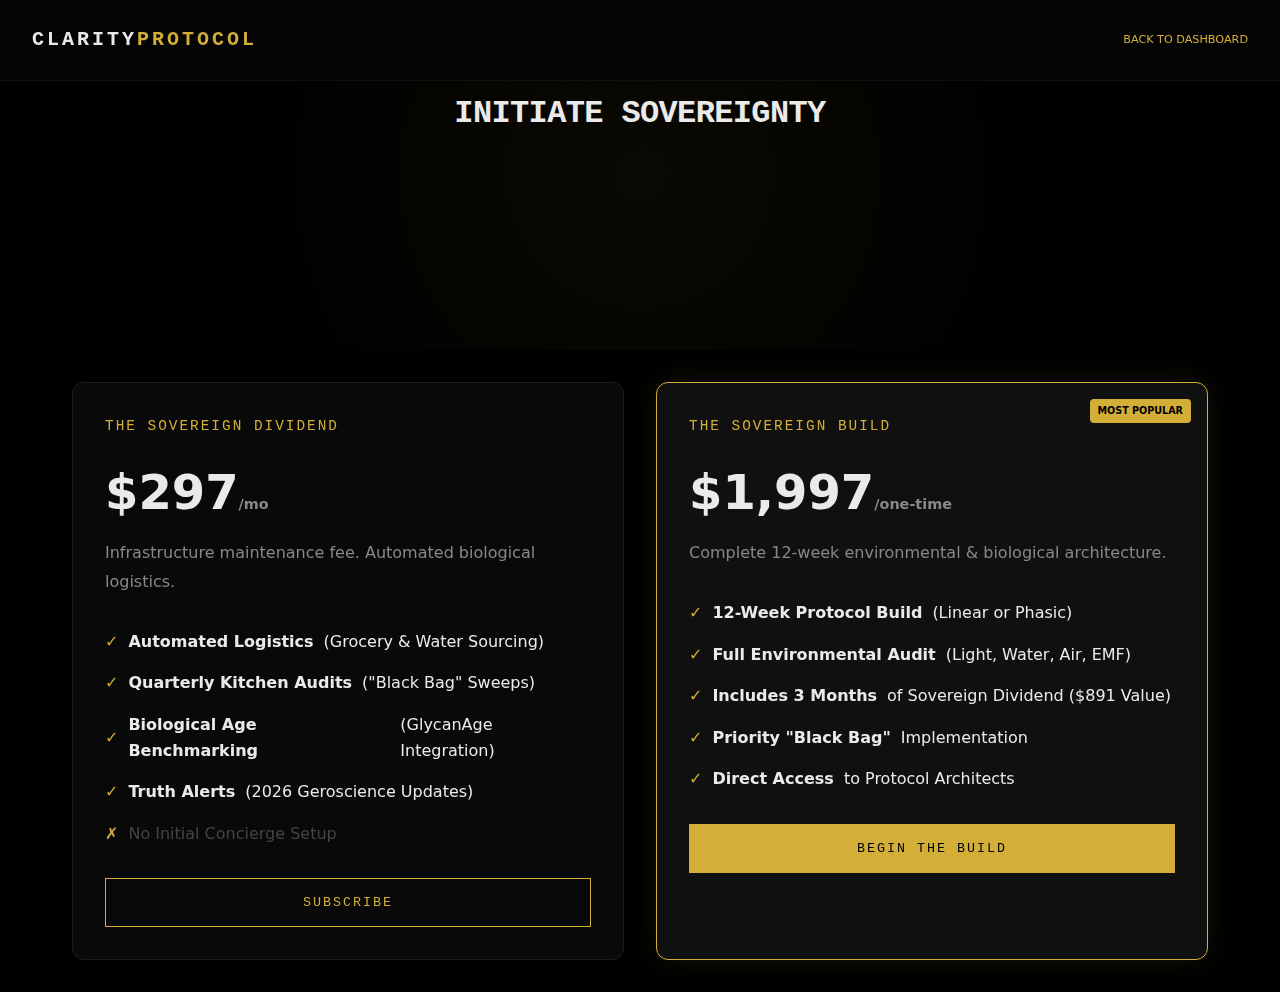
<file: app/pricing.html>
<!DOCTYPE html>
<html lang="en">

<head>
    <meta charset="utf-8">
    <meta name="viewport" content="width=device-width, initial-scale=1.0">
    <title>Sovereign Access | The Clarity Protocol</title>
    <link rel="stylesheet" href="style.css">
    <link rel="stylesheet" href="premium-enhancements.css">

    <!-- ═══ SENTRY ERROR MONITORING ═══ -->
    <script src="https://js.sentry-cdn.com/2d042bf47a49f248e88241086ee22550.min.js" crossorigin="anonymous"></script>
    <script>
        Sentry && Sentry.onLoad(function () {
            Sentry.init({
                dsn: 'https://2d042bf47a49f248e88241086ee22550@o4510909342810112.ingest.us.sentry.io/4510909348249600',
                environment: location.hostname === 'localhost' ? 'development' : 'production',
            });
        });
    </script>

    <!-- ═══ GOOGLE ANALYTICS 4 ═══ -->
    <script async src="https://www.googletagmanager.com/gtag/js?id=G-1CXESV59P0"></script>
    <script>
        window.dataLayer = window.dataLayer || [];
        function gtag() { dataLayer.push(arguments); }
        gtag('js', new Date());
        gtag('config', 'G-1CXESV59P0');
    </script>
    <style>
        .pricing-hero {
            text-align: center;
            padding: 6rem 2rem;
            background: radial-gradient(circle at 50% 50%, rgba(212, 175, 55, 0.05) 0%, transparent 60%);
        }

        .pricing-grid {
            display: grid;
            grid-template-columns: repeat(auto-fit, minmax(320px, 1fr));
            gap: 2rem;
            max-width: 1200px;
            margin: 0 auto;
            padding: 2rem;
        }

        .price-card {
            border: 1px solid var(--glass-border);
            padding: 2rem;
            border-radius: 12px;
            background: rgba(15, 15, 15, 0.6);
            backdrop-filter: blur(10px);
            transition: all 0.3s ease;
            position: relative;
            overflow: hidden;
        }

        .price-card:hover {
            border-color: var(--gold);
            transform: translateY(-5px);
        }

        .price-card.featured {
            border-color: var(--gold);
            background: rgba(20, 20, 20, 0.8);
            box-shadow: 0 0 30px rgba(212, 175, 55, 0.1);
        }

        .tier-name {
            font-family: var(--font-display);
            font-size: 0.9rem;
            letter-spacing: 2px;
            color: var(--gold);
            text-transform: uppercase;
            margin-bottom: 1rem;
        }

        .price {
            font-size: 3rem;
            font-weight: 700;
            color: var(--signal);
            margin-bottom: 0.5rem;
        }

        .period {
            font-size: 0.9rem;
            color: var(--signal-dim);
        }

        .features {
            list-style: none;
            margin: 2rem 0;
            text-align: left;
        }

        .features li {
            margin-bottom: 1rem;
            color: var(--signal-muted);
            display: flex;
            align-items: center;
            gap: 10px;
        }

        .features li.active {
            color: var(--signal);
        }

        .check {
            color: var(--gold);
        }

        .cta-btn {
            display: block;
            width: 100%;
            padding: 1rem;
            text-align: center;
            background: transparent;
            border: 1px solid var(--gold);
            color: var(--gold);
            font-family: var(--font-display);
            letter-spacing: 2px;
            text-transform: uppercase;
            cursor: pointer;
            transition: all 0.3s;
        }

        .cta-btn:hover {
            background: var(--gold);
            color: var(--void);
        }

        .badge {
            position: absolute;
            top: 1rem;
            right: 1rem;
            background: var(--gold);
            color: var(--void);
            font-size: 0.6rem;
            padding: 4px 8px;
            border-radius: 4px;
            font-weight: bold;
        }
    </style>
</head>

<body>

    <nav id="main-nav">
        <div class="nav-container">
            <div class="brand">CLARITY<span class="highlight">PROTOCOL</span></div>
            <a href="index.html" style="font-size: 0.7rem; color: var(--gold);">BACK TO DASHBOARD</a>
        </div>
    </nav>

    <div class="pricing-hero">
        <h1 class="hero-title">INITIATE SOVEREIGNTY</h1>
        <p class="hero-subtitle">Choose your level of biological engineering. Infrastructure creates freedom.</p>
    </div>

    <div class="pricing-grid">
        <!-- TIER 1: THE DIVIDEND -->
        <div class="price-card">
            <div class="tier-name">The Sovereign Dividend</div>
            <div class="price">$297<span class="period">/mo</span></div>
            <p class="section-desc">Infrastructure maintenance fee. Automated biological logistics.</p>

            <ul class="features">
                <li class="active"><span class="check">✓</span> <strong>Automated Logistics</strong> (Grocery & Water
                    Sourcing)</li>
                <li class="active"><span class="check">✓</span> <strong>Quarterly Kitchen Audits</strong> ("Black Bag"
                    Sweeps)</li>
                <li class="active"><span class="check">✓</span> <strong>Biological Age Benchmarking</strong> (GlycanAge
                    Integration)</li>
                <li class="active"><span class="check">✓</span> <strong>Truth Alerts</strong> (2026 Geroscience Updates)
                </li>
                <li><span class="check">✗</span> No Initial Concierge Setup</li>
            </ul>

            <button class="cta-btn" onclick="initCheckout('dividend')">SUBSCRIBE</button>
        </div>

        <!-- TIER 2: THE BUILD -->
        <div class="price-card featured">
            <div class="badge">MOST POPULAR</div>
            <div class="tier-name">The Sovereign Build</div>
            <div class="price">$1,997<span class="period">/one-time</span></div>
            <p class="section-desc">Complete 12-week environmental & biological architecture.</p>

            <ul class="features">
                <li class="active"><span class="check">✓</span> <strong>12-Week Protocol Build</strong> (Linear or
                    Phasic)</li>
                <li class="active"><span class="check">✓</span> <strong>Full Environmental Audit</strong> (Light, Water,
                    Air, EMF)</li>
                <li class="active"><span class="check">✓</span> <strong>Includes 3 Months</strong> of Sovereign Dividend
                    ($891 Value)</li>
                <li class="active"><span class="check">✓</span> <strong>Priority "Black Bag"</strong> Implementation
                </li>
                <li class="active"><span class="check">✓</span> <strong>Direct Access</strong> to Protocol Architects
                </li>
            </ul>

            <button class="cta-btn" style="background: var(--gold); color: var(--void);"
                onclick="initCheckout('build')">BEGIN THE BUILD</button>
        </div>
    </div>

    <script type="module">
        import { PaymentService } from './services/payments.js';

        // Wire up checkout buttons
        window.initCheckout = (tier) => PaymentService.checkout(tier);

        // Track pricing page view
        if (typeof gtag !== 'undefined') {
            gtag('event', 'view_item_list', { item_list_name: 'Pricing' });
        }
    </script>
</body>

</html>
</file>
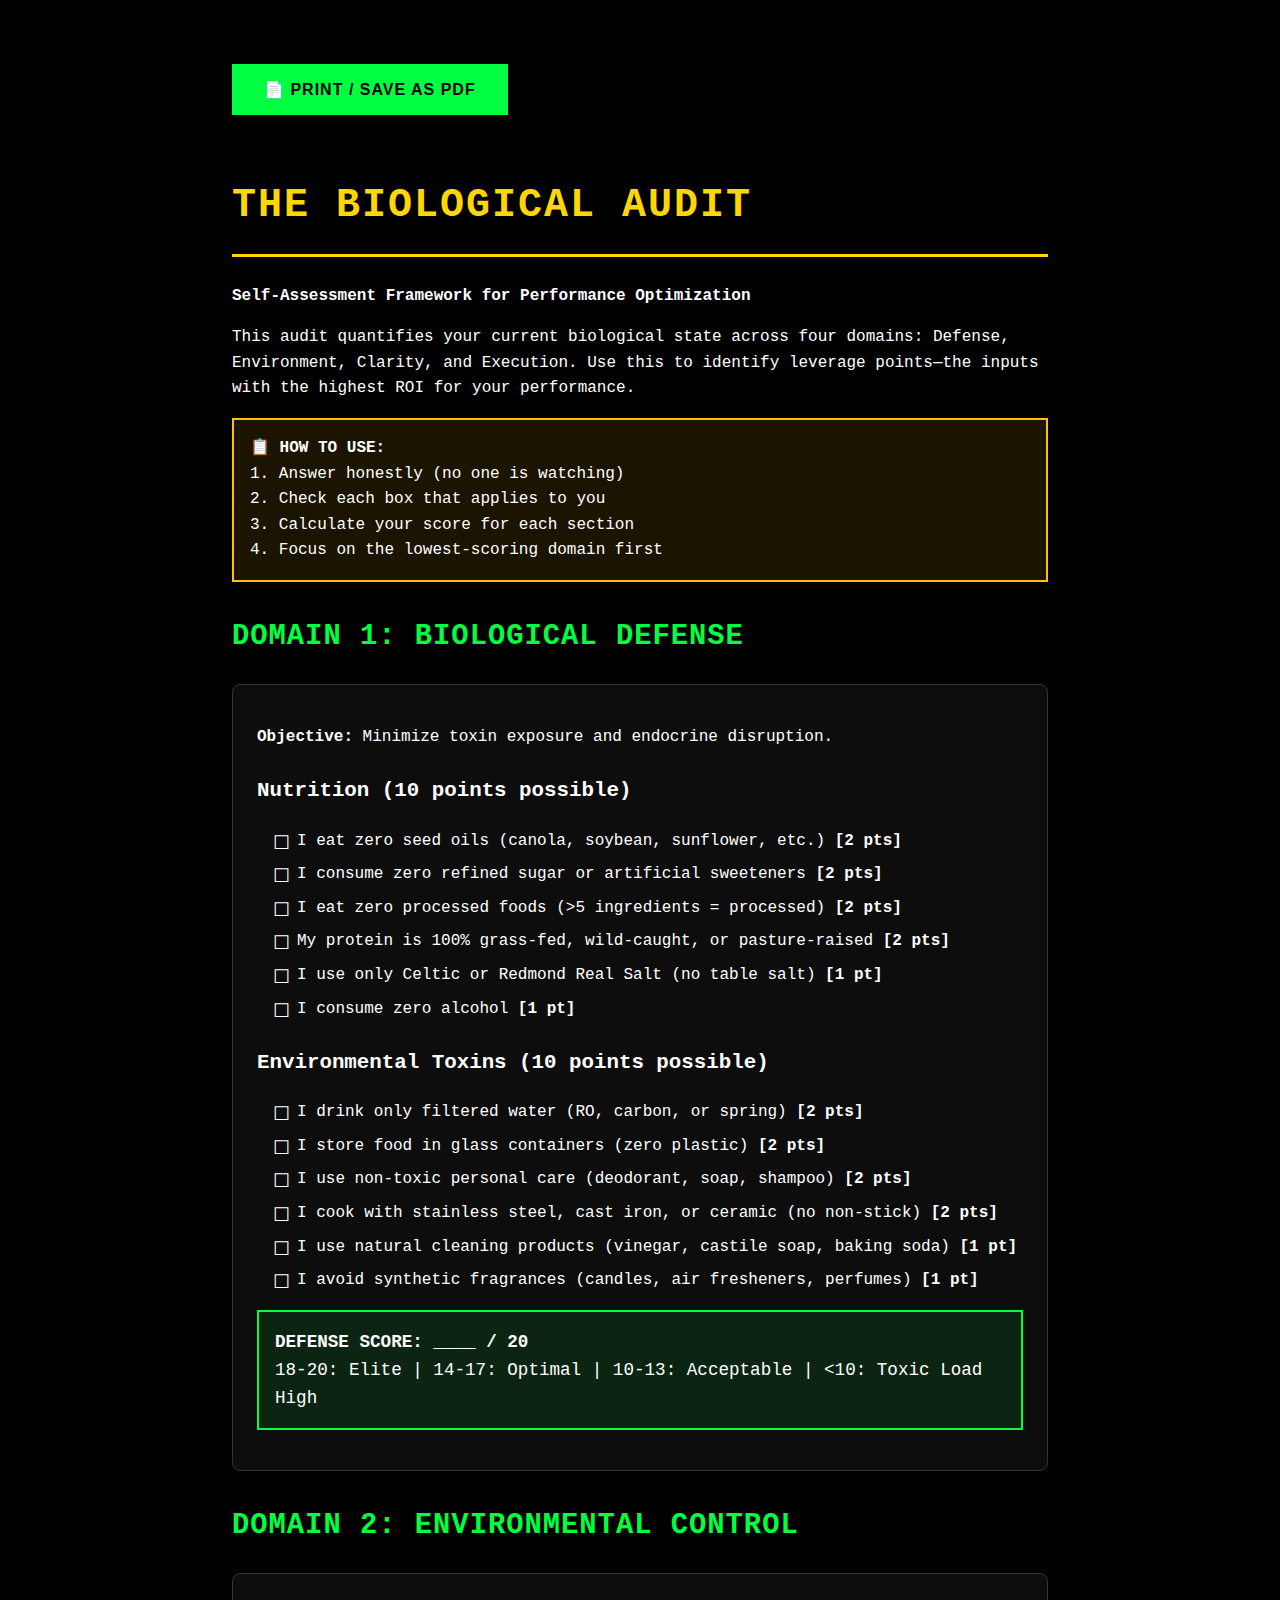
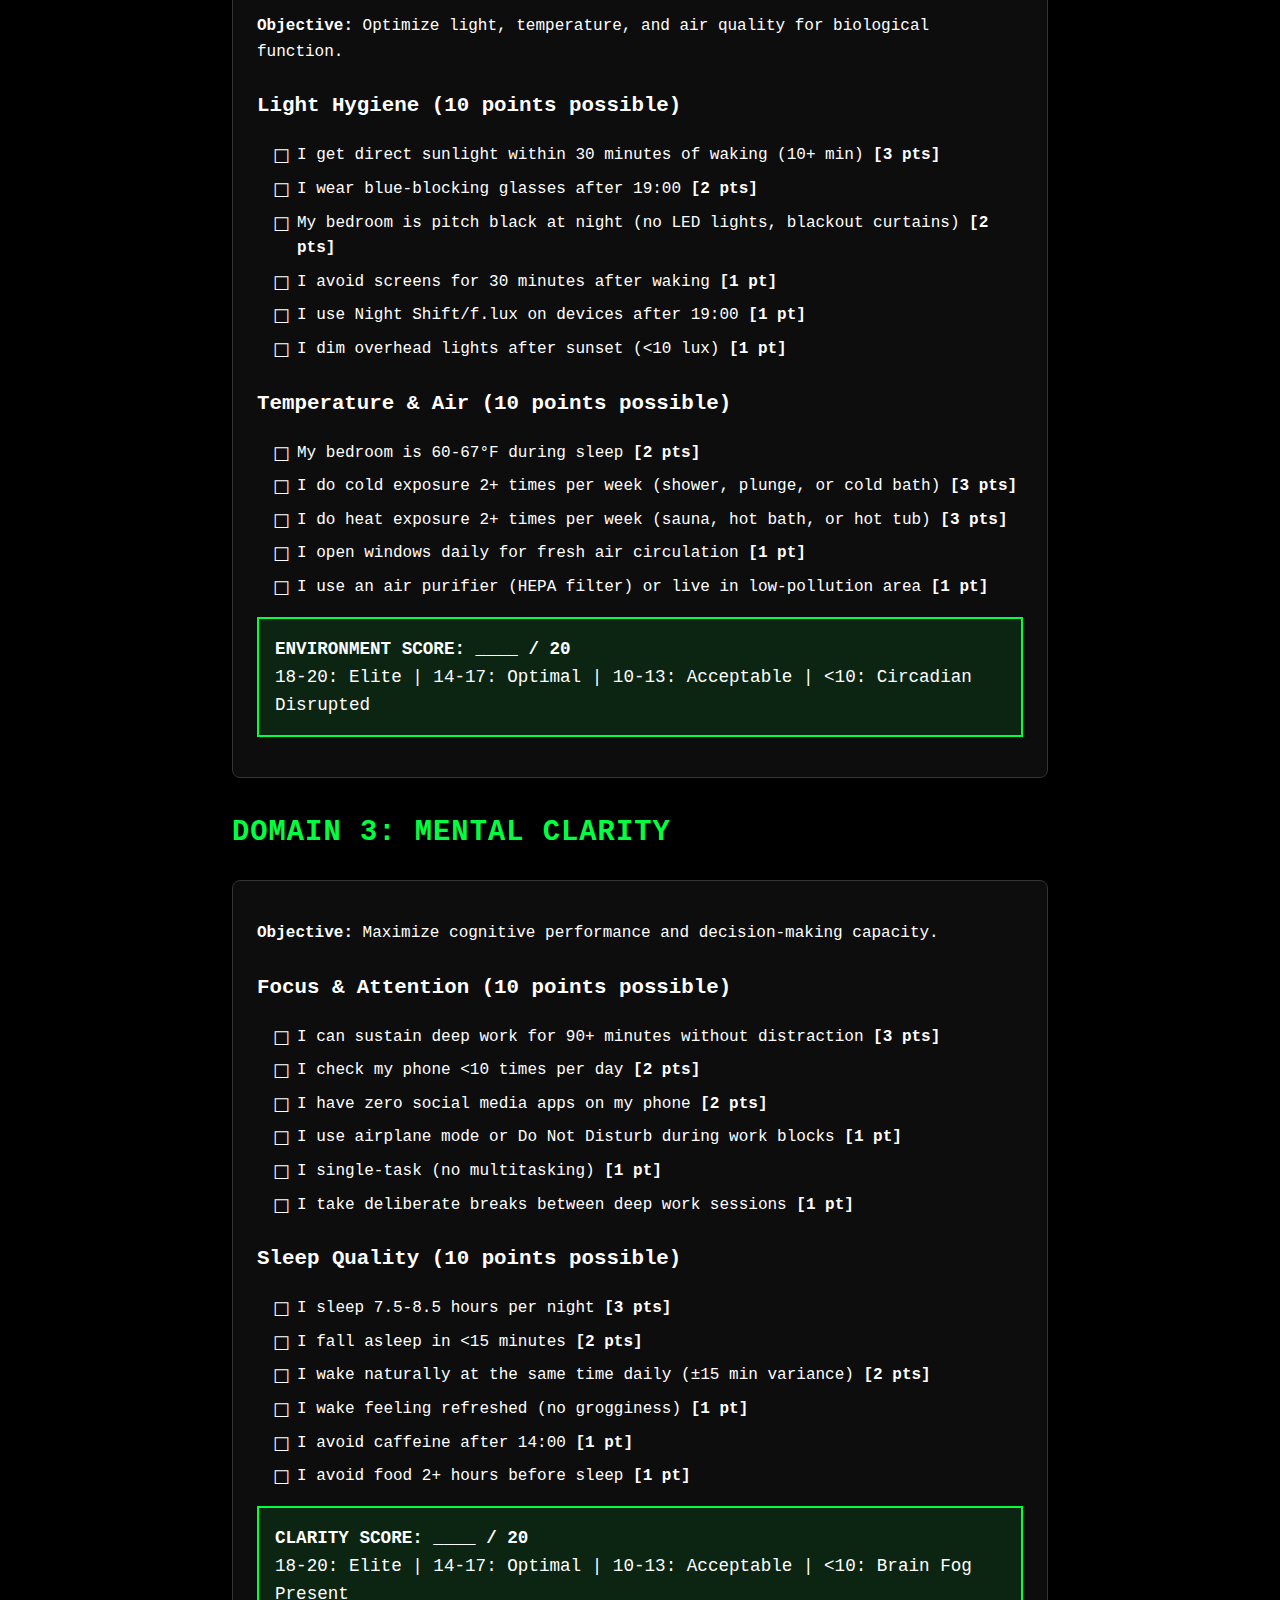
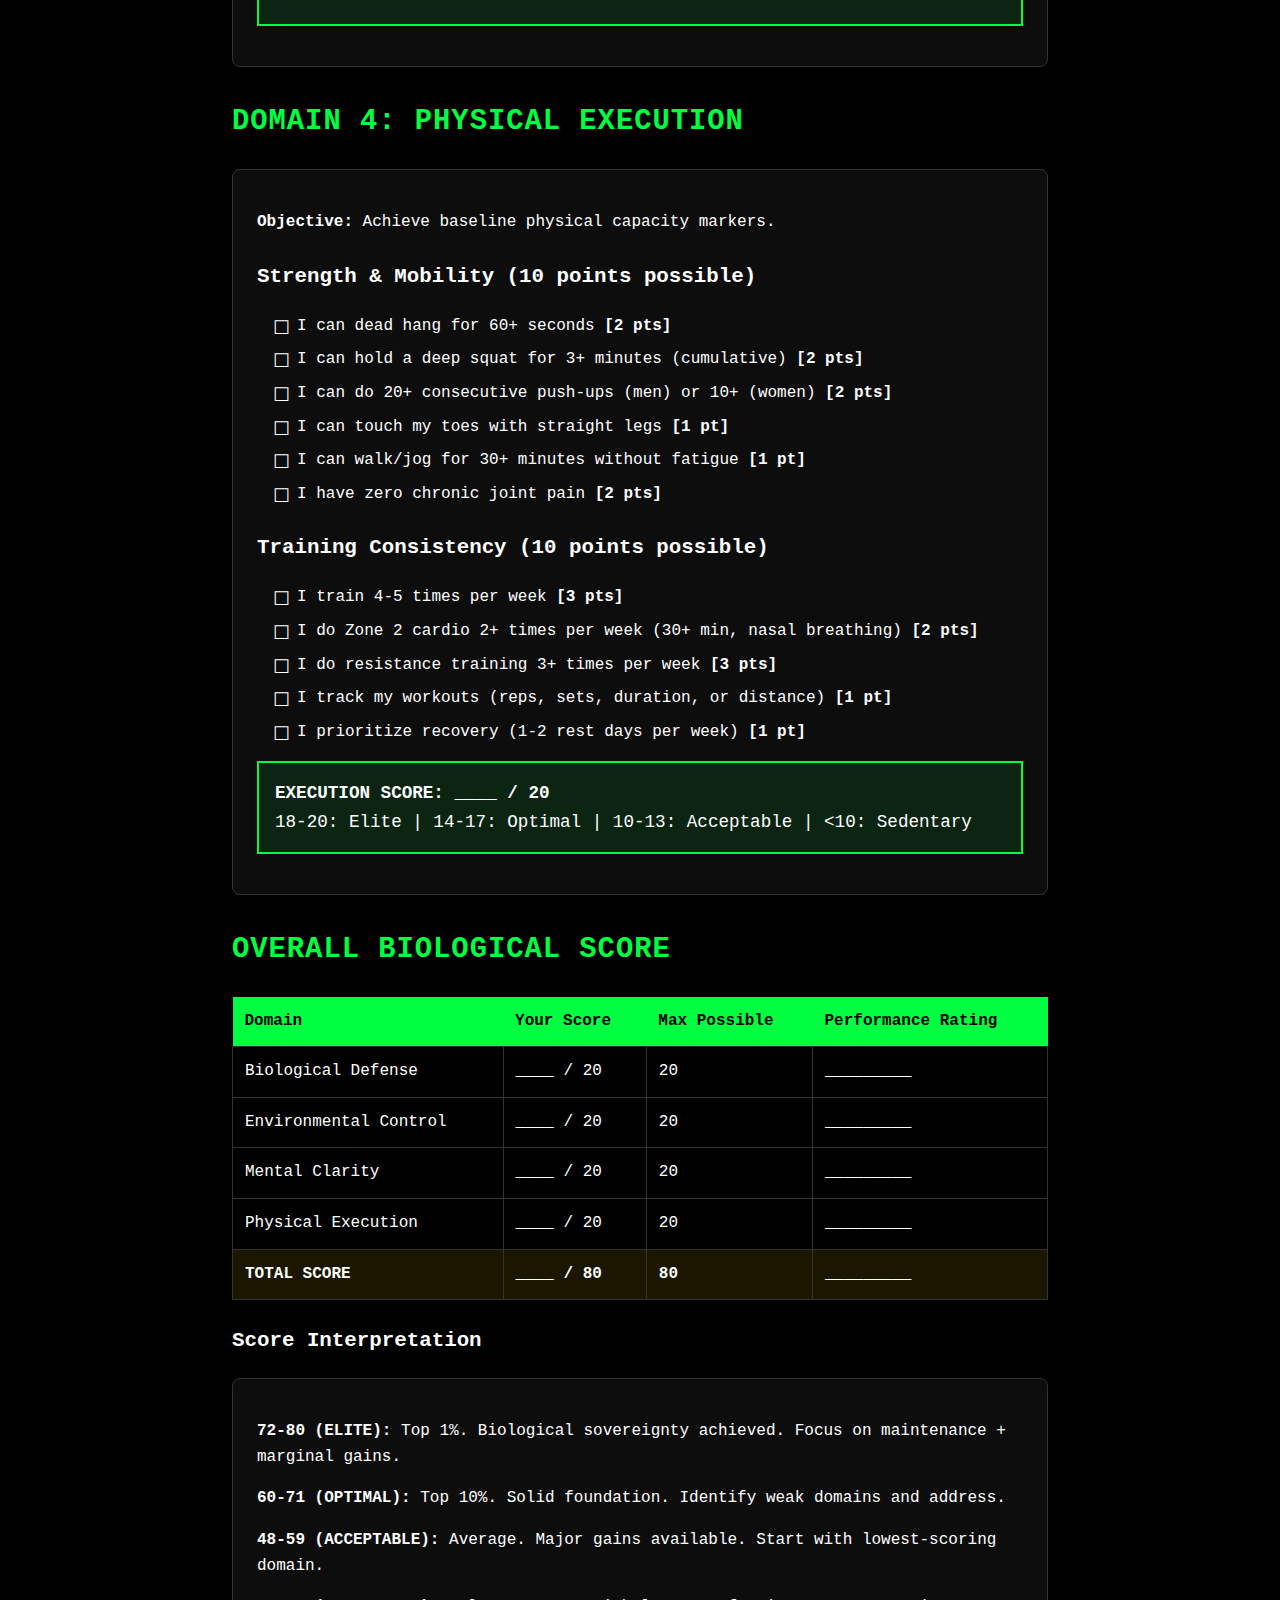
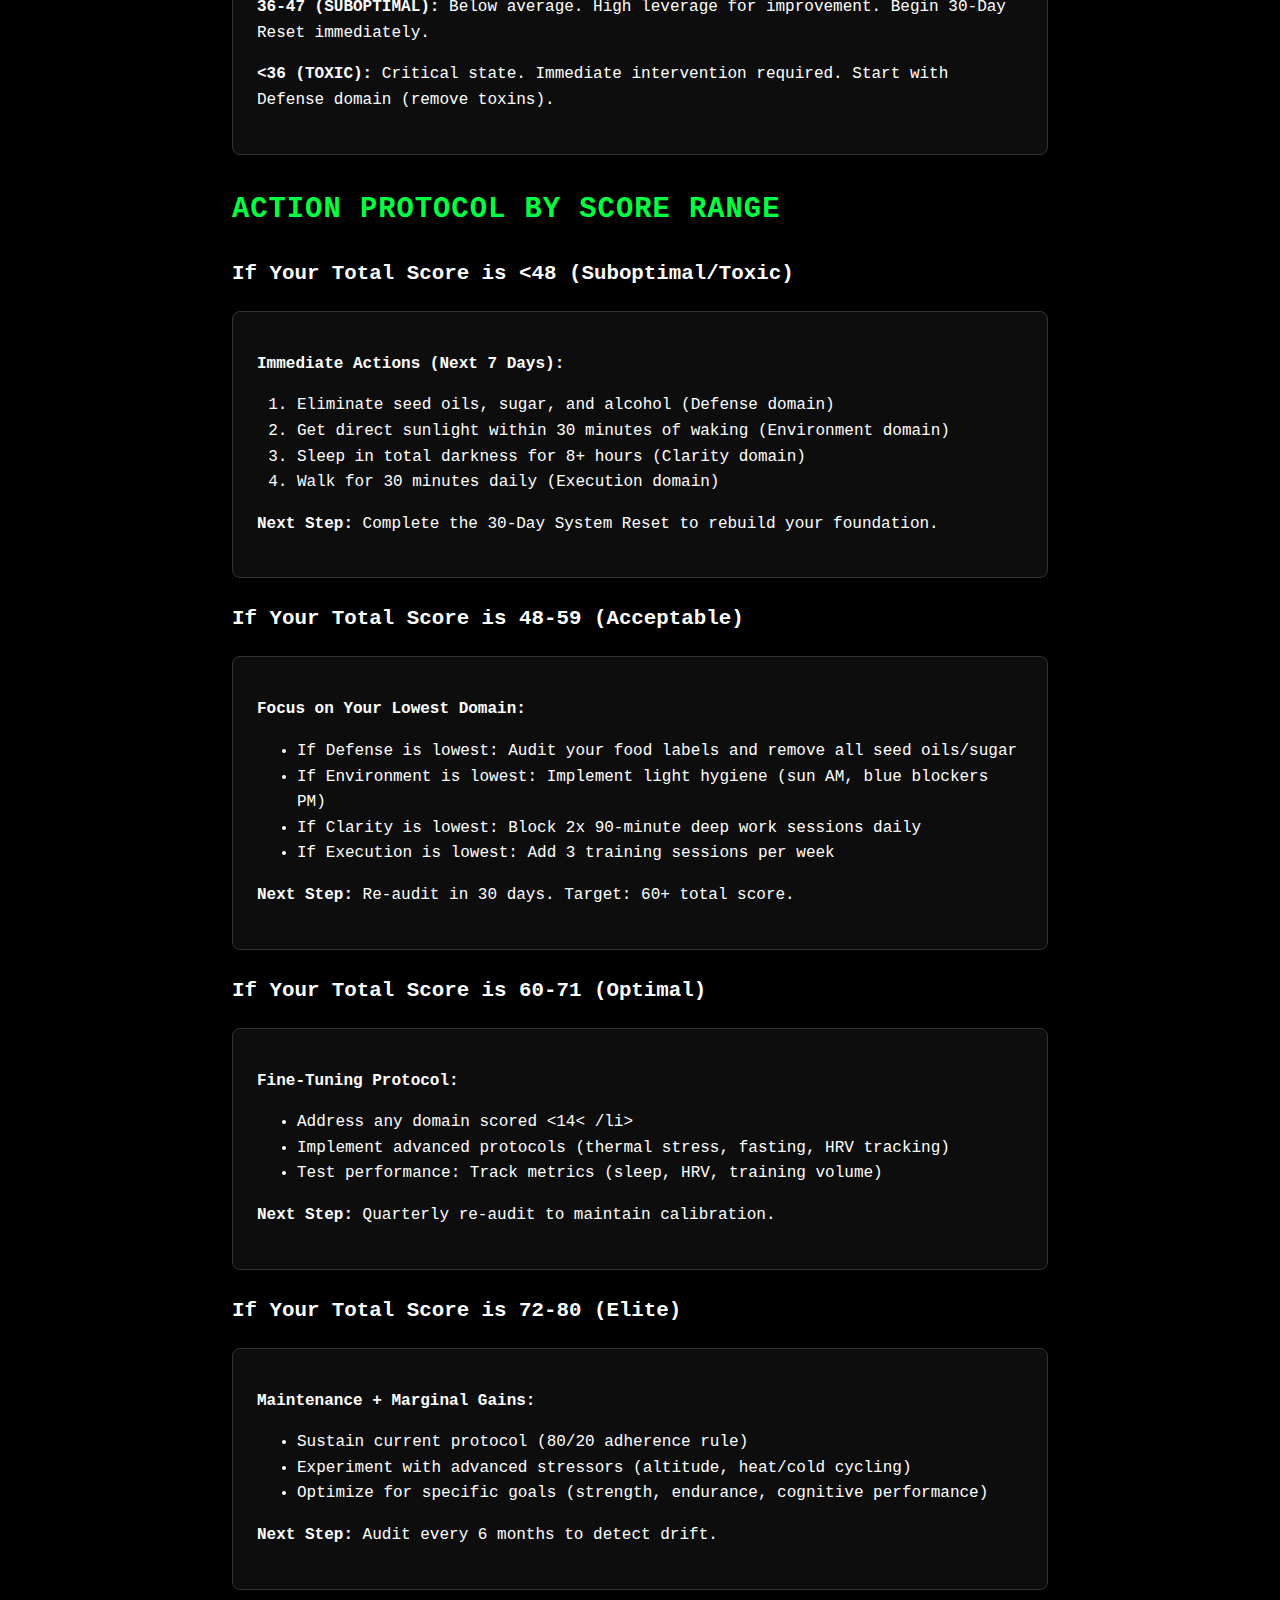
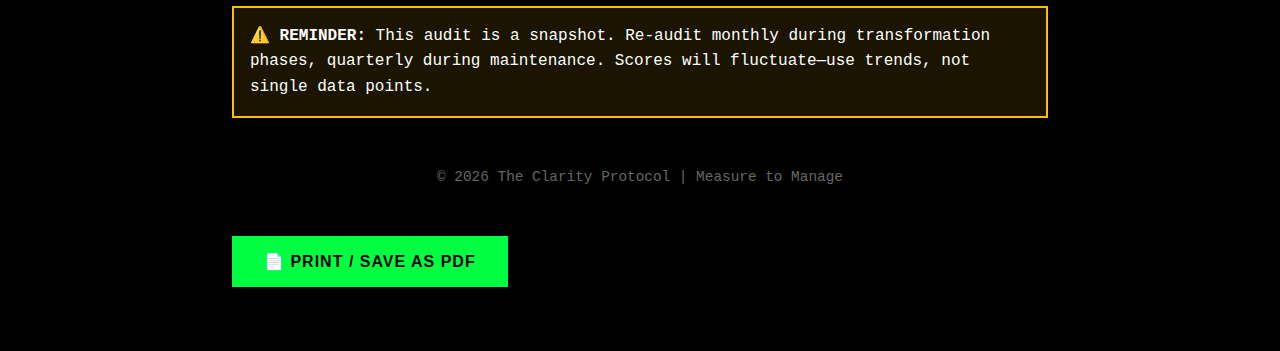
<file: app/guides/biological-audit.html>
<!DOCTYPE html>
<html lang="en">

<head>
    <meta charset="UTF-8">
    <meta name="viewport" content="width=device-width, initial-scale=1.0">
    <title>Biological Audit — Self-Assessment | The Clarity Protocol</title>
    <link rel="stylesheet" href="print.css" media="print">
    <style>
        body {
            background: #000;
            color: #fff;
            font-family: 'SF Mono', Monaco, 'Courier New', monospace;
            max-width: 8.5in;
            margin: 0 auto;
            padding: 2rem;
            line-height: 1.6;
        }

        h1 {
            color: #FFD700;
            font-size: 2.5rem;
            text-transform: uppercase;
            letter-spacing: 2px;
            border-bottom: 3px solid #FFD700;
            padding-bottom: 1rem;
        }

        h2 {
            color: #00FF41;
            font-size: 1.8rem;
            margin-top: 2rem;
            text-transform: uppercase;
            letter-spacing: 1px;
        }

        h3 {
            color: #fff;
            font-size: 1.3rem;
            margin-top: 1.5rem;
        }

        .audit-section {
            background: rgba(255, 255, 255, 0.05);
            border: 1px solid #333;
            border-radius: 8px;
            padding: 1.5rem;
            margin: 1rem 0;
        }

        .checklist {
            list-style: none;
            padding-left: 1rem;
        }

        .checklist li {
            padding-left: 1.5rem;
            position: relative;
            margin: 0.5rem 0;
        }

        .checklist li:before {
            content: '☐';
            position: absolute;
            left: 0;
            font-size: 1.2rem;
        }

        .score-box {
            background: rgba(0, 255, 65, 0.1);
            border: 2px solid #00FF41;
            padding: 1rem;
            margin: 1rem 0;
            font-size: 1.1rem;
        }

        .warning-box {
            background: rgba(255, 193, 7, 0.1);
            border: 2px solid #ffc107;
            padding: 1rem;
            margin: 1rem 0;
        }

        table {
            width: 100%;
            border-collapse: collapse;
            margin: 1rem 0;
        }

        th {
            background: #00FF41;
            color: #000;
            padding: 0.75rem;
            text-align: left;
        }

        td {
            border: 1px solid #333;
            padding: 0.75rem;
        }

        .print-btn {
            background: #00FF41;
            color: #000;
            border: none;
            padding: 1rem 2rem;
            font-size: 1rem;
            font-weight: 700;
            cursor: pointer;
            margin: 2rem 0;
            text-transform: uppercase;
            letter-spacing: 1px;
        }

        @media print {

            .print-btn,
            .no-print {
                display: none !important;
            }
        }
    </style>
</head>

<body>
    <button class="print-btn no-print" onclick="window.print()">📄 PRINT / SAVE AS PDF</button>

    <h1>The Biological Audit</h1>
    <p><strong>Self-Assessment Framework for Performance Optimization</strong></p>
    <p>This audit quantifies your current biological state across four domains: Defense, Environment, Clarity, and
        Execution. Use this to identify leverage points—the inputs with the highest ROI for your performance.</p>

    <div class="warning-box">
        <strong>📋 HOW TO USE:</strong><br>
        1. Answer honestly (no one is watching)<br>
        2. Check each box that applies to you<br>
        3. Calculate your score for each section<br>
        4. Focus on the lowest-scoring domain first
    </div>

    <div class="page-break"></div>

    <h2>Domain 1: Biological Defense</h2>
    <div class="audit-section">
        <p><strong>Objective:</strong> Minimize toxin exposure and endocrine disruption.</p>

        <h3>Nutrition (10 points possible)</h3>
        <ul class="checklist">
            <li>I eat zero seed oils (canola, soybean, sunflower, etc.) <strong>[2 pts]</strong></li>
            <li>I consume zero refined sugar or artificial sweeteners <strong>[2 pts]</strong></li>
            <li>I eat zero processed foods (>5 ingredients = processed) <strong>[2 pts]</strong></li>
            <li>My protein is 100% grass-fed, wild-caught, or pasture-raised <strong>[2 pts]</strong></li>
            <li>I use only Celtic or Redmond Real Salt (no table salt) <strong>[1 pt]</strong></li>
            <li>I consume zero alcohol <strong>[1 pt]</strong></li>
        </ul>

        <h3>Environmental Toxins (10 points possible)</h3>
        <ul class="checklist">
            <li>I drink only filtered water (RO, carbon, or spring) <strong>[2 pts]</strong></li>
            <li>I store food in glass containers (zero plastic) <strong>[2 pts]</strong></li>
            <li>I use non-toxic personal care (deodorant, soap, shampoo) <strong>[2 pts]</strong></li>
            <li>I cook with stainless steel, cast iron, or ceramic (no non-stick) <strong>[2 pts]</strong></li>
            <li>I use natural cleaning products (vinegar, castile soap, baking soda) <strong>[1 pt]</strong></li>
            <li>I avoid synthetic fragrances (candles, air fresheners, perfumes) <strong>[1 pt]</strong></li>
        </ul>

        <div class="score-box">
            <strong>DEFENSE SCORE: ____ / 20</strong><br>
            18-20: Elite | 14-17: Optimal | 10-13: Acceptable | <10: Toxic Load High </div>
        </div>

        <div class="page-break"></div>

        <h2>Domain 2: Environmental Control</h2>
        <div class="audit-section">
            <p><strong>Objective:</strong> Optimize light, temperature, and air quality for biological function.</p>

            <h3>Light Hygiene (10 points possible)</h3>
            <ul class="checklist">
                <li>I get direct sunlight within 30 minutes of waking (10+ min) <strong>[3 pts]</strong></li>
                <li>I wear blue-blocking glasses after 19:00 <strong>[2 pts]</strong></li>
                <li>My bedroom is pitch black at night (no LED lights, blackout curtains) <strong>[2 pts]</strong></li>
                <li>I avoid screens for 30 minutes after waking <strong>[1 pt]</strong></li>
                <li>I use Night Shift/f.lux on devices after 19:00 <strong>[1 pt]</strong></li>
                <li>I dim overhead lights after sunset (<10 lux) <strong>[1 pt]</strong></li>
            </ul>

            <h3>Temperature & Air (10 points possible)</h3>
            <ul class="checklist">
                <li>My bedroom is 60-67°F during sleep <strong>[2 pts]</strong></li>
                <li>I do cold exposure 2+ times per week (shower, plunge, or cold bath) <strong>[3 pts]</strong></li>
                <li>I do heat exposure 2+ times per week (sauna, hot bath, or hot tub) <strong>[3 pts]</strong></li>
                <li>I open windows daily for fresh air circulation <strong>[1 pt]</strong></li>
                <li>I use an air purifier (HEPA filter) or live in low-pollution area <strong>[1 pt]</strong></li>
            </ul>

            <div class="score-box">
                <strong>ENVIRONMENT SCORE: ____ / 20</strong><br>
                18-20: Elite | 14-17: Optimal | 10-13: Acceptable | <10: Circadian Disrupted </div>
            </div>

            <div class="page-break"></div>

            <h2>Domain 3: Mental Clarity</h2>
            <div class="audit-section">
                <p><strong>Objective:</strong> Maximize cognitive performance and decision-making capacity.</p>

                <h3>Focus & Attention (10 points possible)</h3>
                <ul class="checklist">
                    <li>I can sustain deep work for 90+ minutes without distraction <strong>[3 pts]</strong></li>
                    <li>I check my phone <10 times per day <strong>[2 pts]</strong></li>
                    <li>I have zero social media apps on my phone <strong>[2 pts]</strong></li>
                    <li>I use airplane mode or Do Not Disturb during work blocks <strong>[1 pt]</strong></li>
                    <li>I single-task (no multitasking) <strong>[1 pt]</strong></li>
                    <li>I take deliberate breaks between deep work sessions <strong>[1 pt]</strong></li>
                </ul>

                <h3>Sleep Quality (10 points possible)</h3>
                <ul class="checklist">
                    <li>I sleep 7.5-8.5 hours per night <strong>[3 pts]</strong></li>
                    <li>I fall asleep in <15 minutes <strong>[2 pts]</strong></li>
                    <li>I wake naturally at the same time daily (±15 min variance) <strong>[2 pts]</strong></li>
                    <li>I wake feeling refreshed (no grogginess) <strong>[1 pt]</strong></li>
                    <li>I avoid caffeine after 14:00 <strong>[1 pt]</strong></li>
                    <li>I avoid food 2+ hours before sleep <strong>[1 pt]</strong></li>
                </ul>

                <div class="score-box">
                    <strong>CLARITY SCORE: ____ / 20</strong><br>
                    18-20: Elite | 14-17: Optimal | 10-13: Acceptable | <10: Brain Fog Present </div>
                </div>

                <div class="page-break"></div>

                <h2>Domain 4: Physical Execution</h2>
                <div class="audit-section">
                    <p><strong>Objective:</strong> Achieve baseline physical capacity markers.</p>

                    <h3>Strength & Mobility (10 points possible)</h3>
                    <ul class="checklist">
                        <li>I can dead hang for 60+ seconds <strong>[2 pts]</strong></li>
                        <li>I can hold a deep squat for 3+ minutes (cumulative) <strong>[2 pts]</strong></li>
                        <li>I can do 20+ consecutive push-ups (men) or 10+ (women) <strong>[2 pts]</strong></li>
                        <li>I can touch my toes with straight legs <strong>[1 pt]</strong></li>
                        <li>I can walk/jog for 30+ minutes without fatigue <strong>[1 pt]</strong></li>
                        <li>I have zero chronic joint pain <strong>[2 pts]</strong></li>
                    </ul>

                    <h3>Training Consistency (10 points possible)</h3>
                    <ul class="checklist">
                        <li>I train 4-5 times per week <strong>[3 pts]</strong></li>
                        <li>I do Zone 2 cardio 2+ times per week (30+ min, nasal breathing) <strong>[2 pts]</strong>
                        </li>
                        <li>I do resistance training 3+ times per week <strong>[3 pts]</strong></li>
                        <li>I track my workouts (reps, sets, duration, or distance) <strong>[1 pt]</strong></li>
                        <li>I prioritize recovery (1-2 rest days per week) <strong>[1 pt]</strong></li>
                    </ul>

                    <div class="score-box">
                        <strong>EXECUTION SCORE: ____ / 20</strong><br>
                        18-20: Elite | 14-17: Optimal | 10-13: Acceptable | <10: Sedentary </div>
                    </div>

                    <div class="page-break"></div>

                    <h2>Overall Biological Score</h2>
                    <table>
                        <thead>
                            <tr>
                                <th>Domain</th>
                                <th>Your Score</th>
                                <th>Max Possible</th>
                                <th>Performance Rating</th>
                            </tr>
                        </thead>
                        <tbody>
                            <tr>
                                <td>Biological Defense</td>
                                <td>____ / 20</td>
                                <td>20</td>
                                <td>_________</td>
                            </tr>
                            <tr>
                                <td>Environmental Control</td>
                                <td>____ / 20</td>
                                <td>20</td>
                                <td>_________</td>
                            </tr>
                            <tr>
                                <td>Mental Clarity</td>
                                <td>____ / 20</td>
                                <td>20</td>
                                <td>_________</td>
                            </tr>
                            <tr>
                                <td>Physical Execution</td>
                                <td>____ / 20</td>
                                <td>20</td>
                                <td>_________</td>
                            </tr>
                            <tr style="background: rgba(255,215,0,0.1); font-weight: bold;">
                                <td>TOTAL SCORE</td>
                                <td>____ / 80</td>
                                <td>80</td>
                                <td>_________</td>
                            </tr>
                        </tbody>
                    </table>

                    <h3>Score Interpretation</h3>
                    <div class="audit-section">
                        <p><strong>72-80 (ELITE):</strong> Top 1%. Biological sovereignty achieved. Focus on maintenance
                            + marginal gains.</p>
                        <p><strong>60-71 (OPTIMAL):</strong> Top 10%. Solid foundation. Identify weak domains and
                            address.</p>
                        <p><strong>48-59 (ACCEPTABLE):</strong> Average. Major gains available. Start with
                            lowest-scoring domain.</p>
                        <p><strong>36-47 (SUBOPTIMAL):</strong> Below average. High leverage for improvement. Begin
                            30-Day Reset immediately.</p>
                        <p><strong>
                                <36 (TOXIC):</strong> Critical state. Immediate intervention required. Start with
                                    Defense domain (remove toxins).</p>
                    </div>

                    <div class="page-break"></div>

                    <h2>Action Protocol by Score Range</h2>

                    <h3>If Your Total Score is <48 (Suboptimal/Toxic)</h3>
                            <div class="audit-section">
                                <p><strong>Immediate Actions (Next 7 Days):</strong></p>
                                <ol>
                                    <li>Eliminate seed oils, sugar, and alcohol (Defense domain)</li>
                                    <li>Get direct sunlight within 30 minutes of waking (Environment domain)</li>
                                    <li>Sleep in total darkness for 8+ hours (Clarity domain)</li>
                                    <li>Walk for 30 minutes daily (Execution domain)</li>
                                </ol>
                                <p><strong>Next Step:</strong> Complete the 30-Day System Reset to rebuild your
                                    foundation.</p>
                            </div>

                            <h3>If Your Total Score is 48-59 (Acceptable)</h3>
                            <div class="audit-section">
                                <p><strong>Focus on Your Lowest Domain:</strong></p>
                                <ul>
                                    <li>If Defense is lowest: Audit your food labels and remove all seed oils/sugar</li>
                                    <li>If Environment is lowest: Implement light hygiene (sun AM, blue blockers PM)
                                    </li>
                                    <li>If Clarity is lowest: Block 2x 90-minute deep work sessions daily</li>
                                    <li>If Execution is lowest: Add 3 training sessions per week</li>
                                </ul>
                                <p><strong>Next Step:</strong> Re-audit in 30 days. Target: 60+ total score.</p>
                            </div>

                            <h3>If Your Total Score is 60-71 (Optimal)</h3>
                            <div class="audit-section">
                                <p><strong>Fine-Tuning Protocol:</strong></p>
                                <ul>
                                    <li>Address any domain scored <14< /li>
                                    <li>Implement advanced protocols (thermal stress, fasting, HRV tracking)</li>
                                    <li>Test performance: Track metrics (sleep, HRV, training volume)</li>
                                </ul>
                                <p><strong>Next Step:</strong> Quarterly re-audit to maintain calibration.</p>
                            </div>

                            <h3>If Your Total Score is 72-80 (Elite)</h3>
                            <div class="audit-section">
                                <p><strong>Maintenance + Marginal Gains:</strong></p>
                                <ul>
                                    <li>Sustain current protocol (80/20 adherence rule)</li>
                                    <li>Experiment with advanced stressors (altitude, heat/cold cycling)</li>
                                    <li>Optimize for specific goals (strength, endurance, cognitive performance)</li>
                                </ul>
                                <p><strong>Next Step:</strong> Audit every 6 months to detect drift.</p>
                            </div>

                            <div class="warning-box">
                                <strong>⚠️ REMINDER:</strong> This audit is a snapshot. Re-audit monthly during
                                transformation phases, quarterly during maintenance. Scores will fluctuate—use trends,
                                not single data points.
                            </div>

                            <p style="margin-top: 3rem; text-align: center; font-size: 0.9rem; color: #666;">
                                © 2026 The Clarity Protocol | Measure to Manage
                            </p>

                            <button class="print-btn no-print" onclick="window.print()">📄 PRINT / SAVE AS PDF</button>
</body>

</html>
</file>
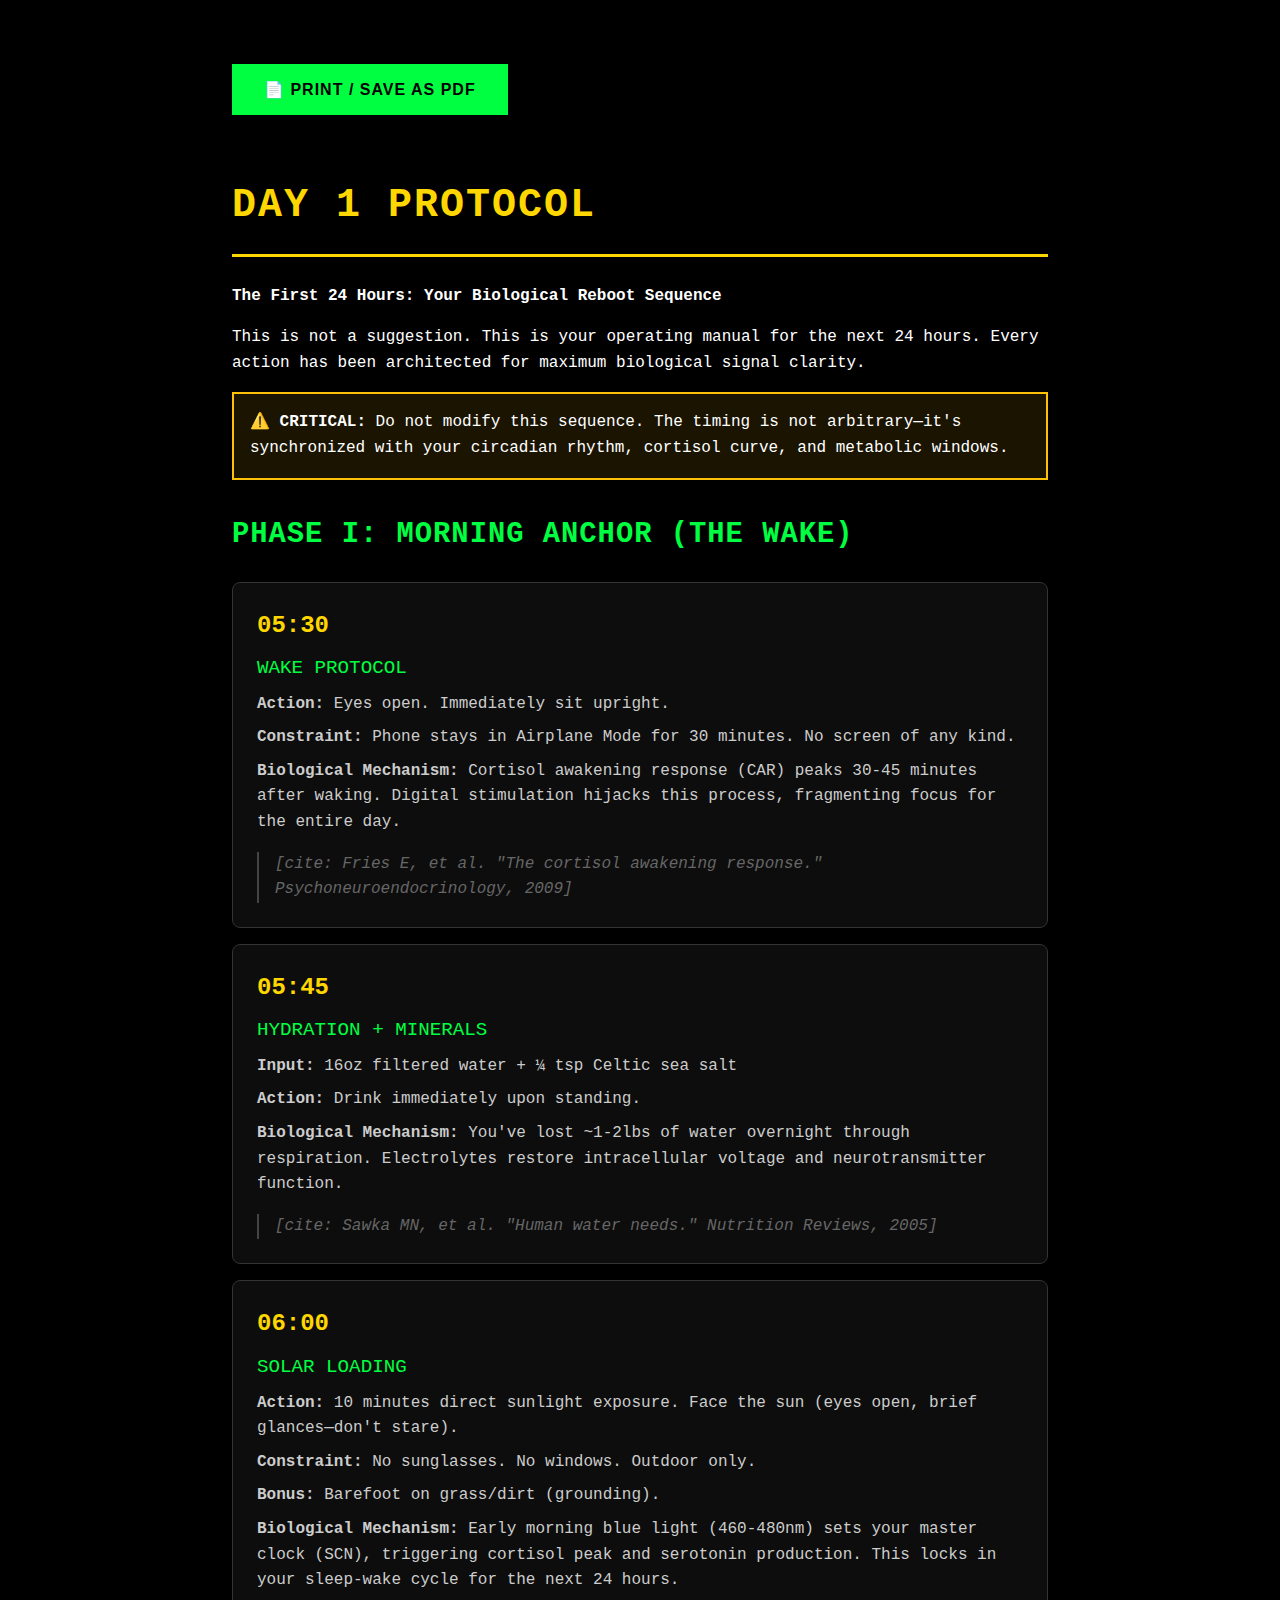
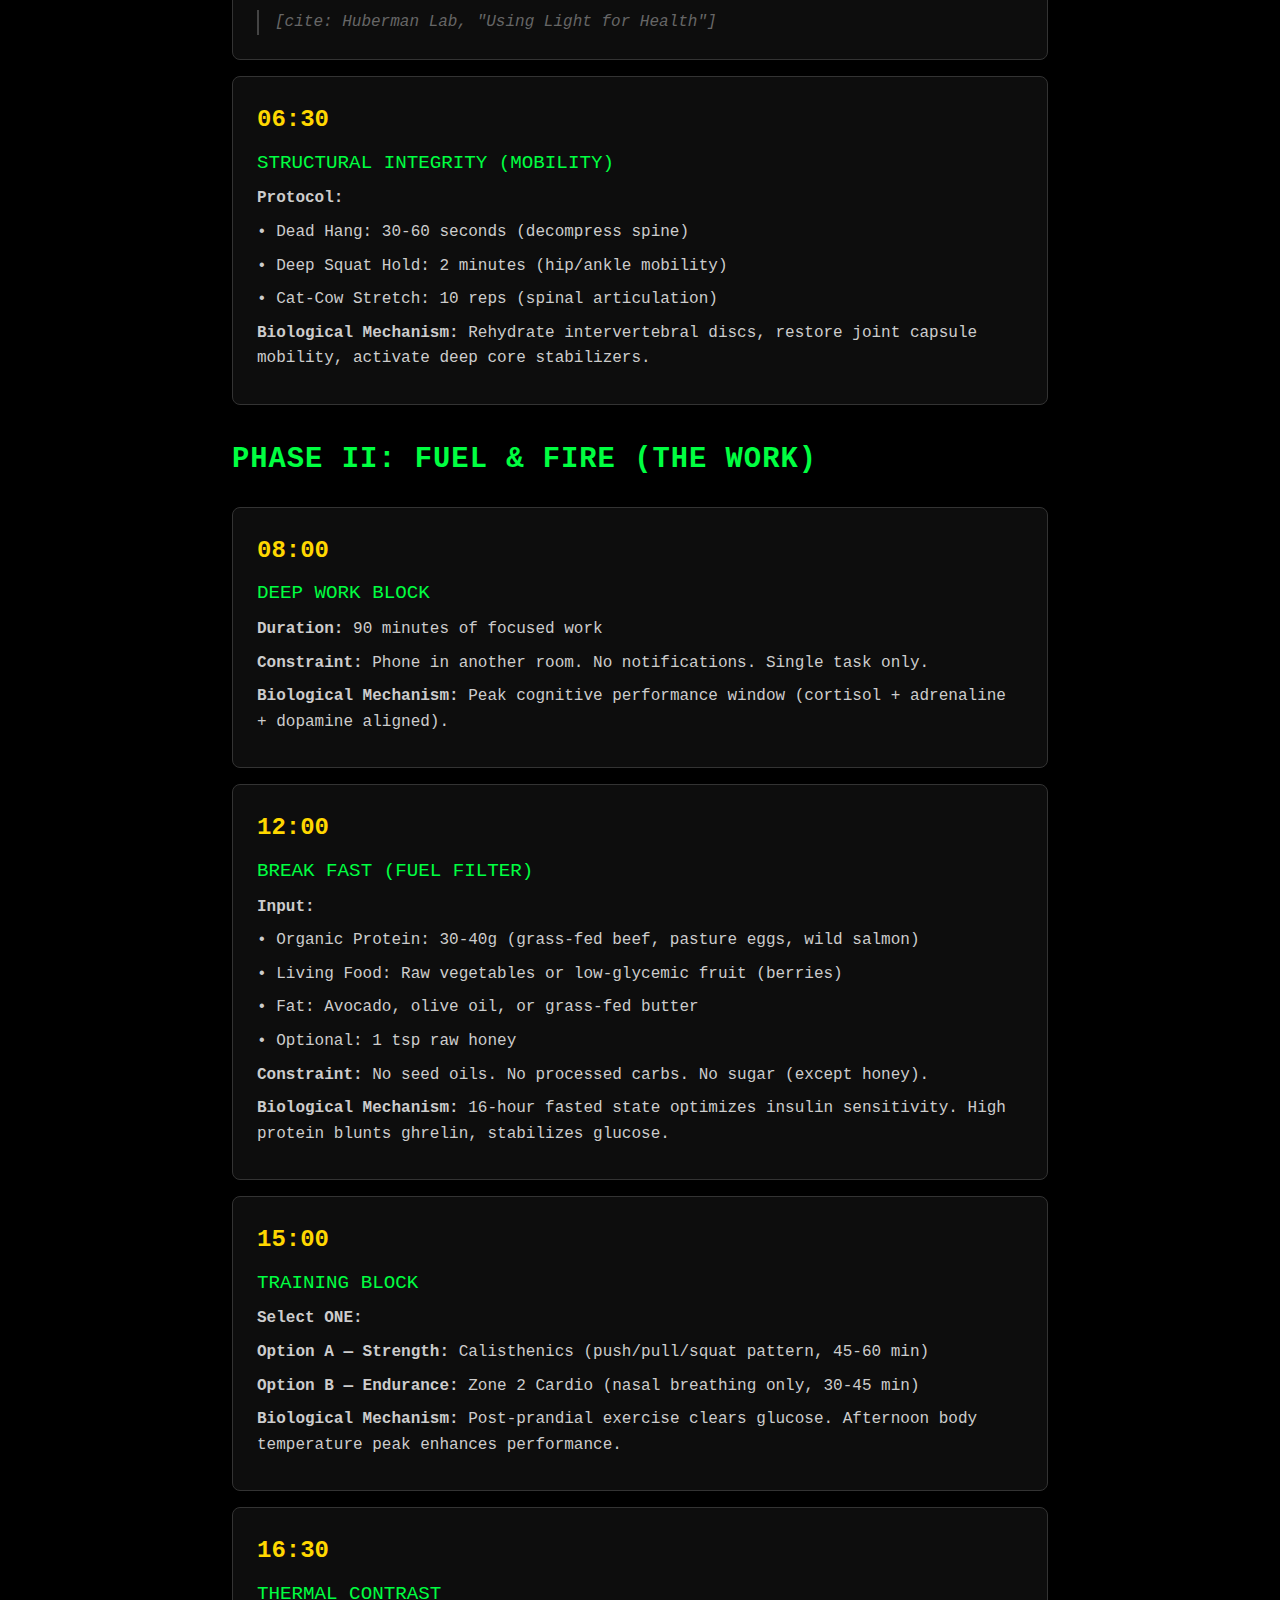
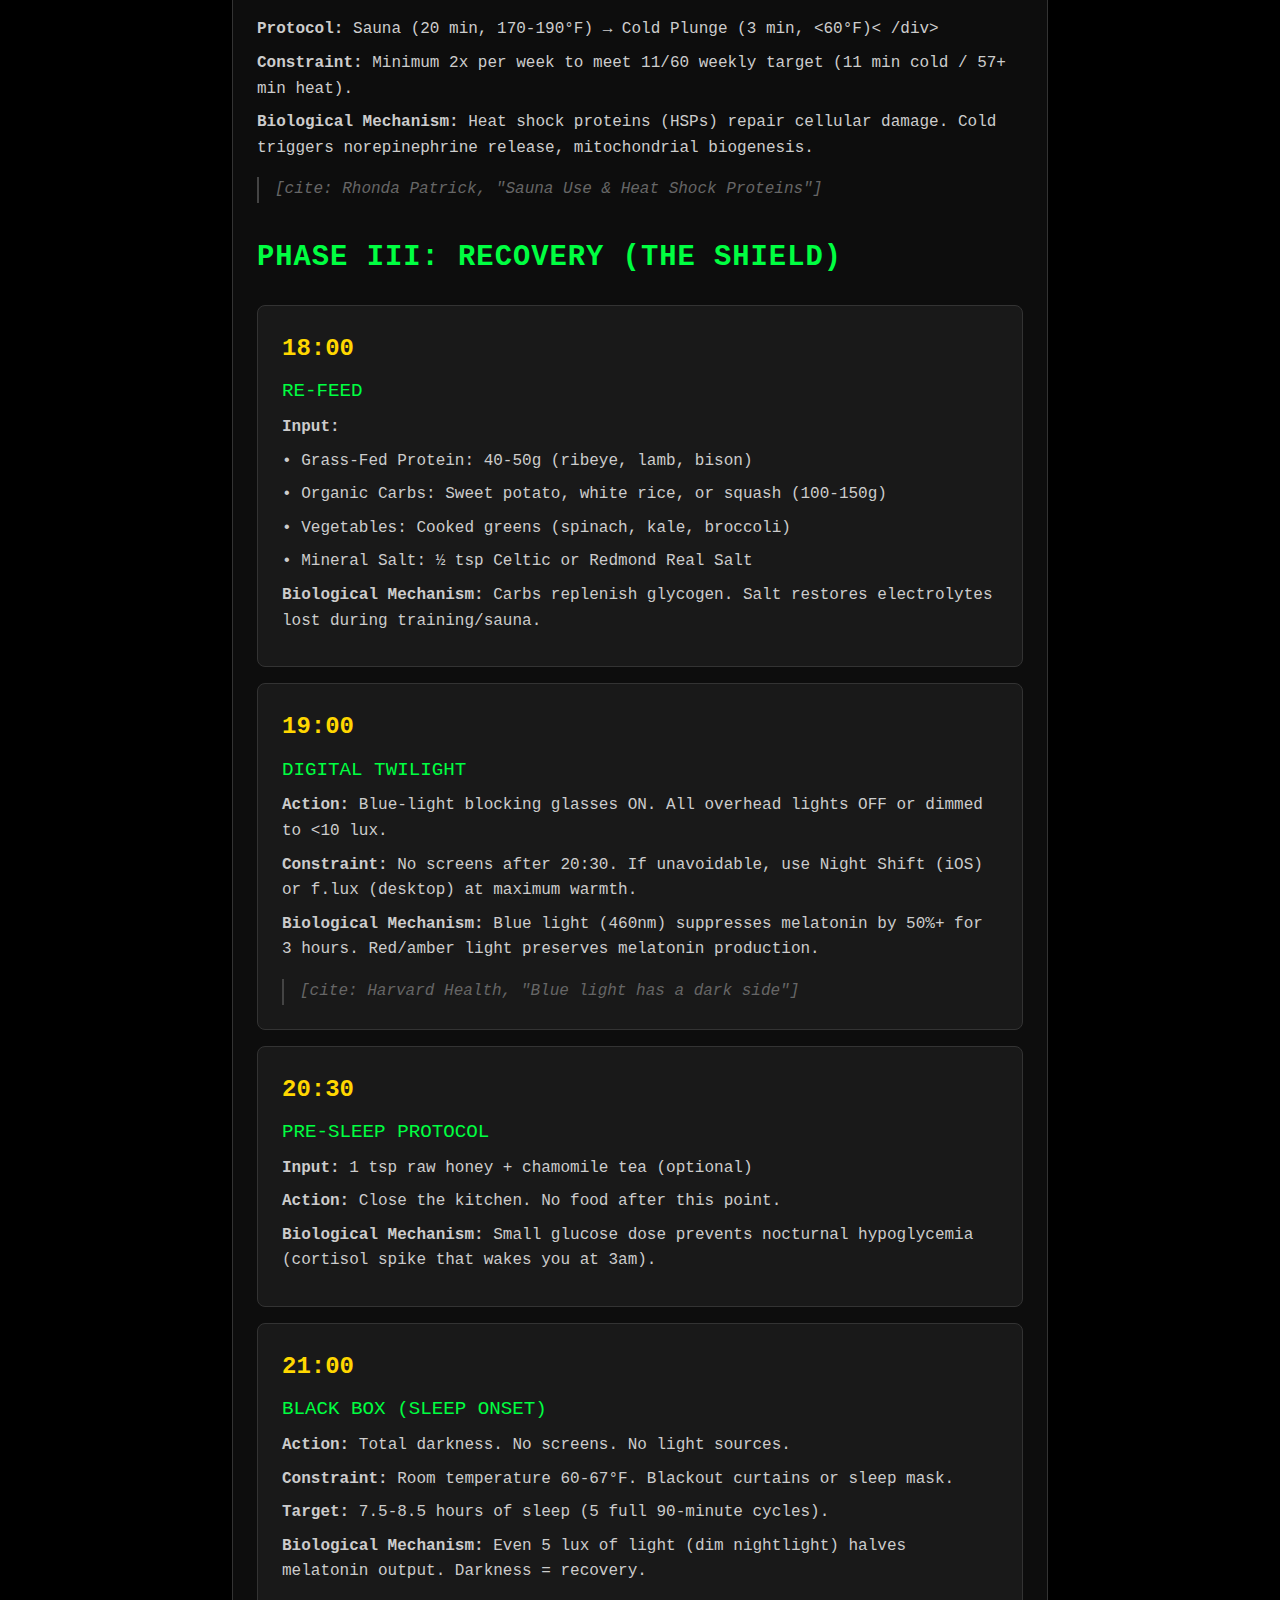
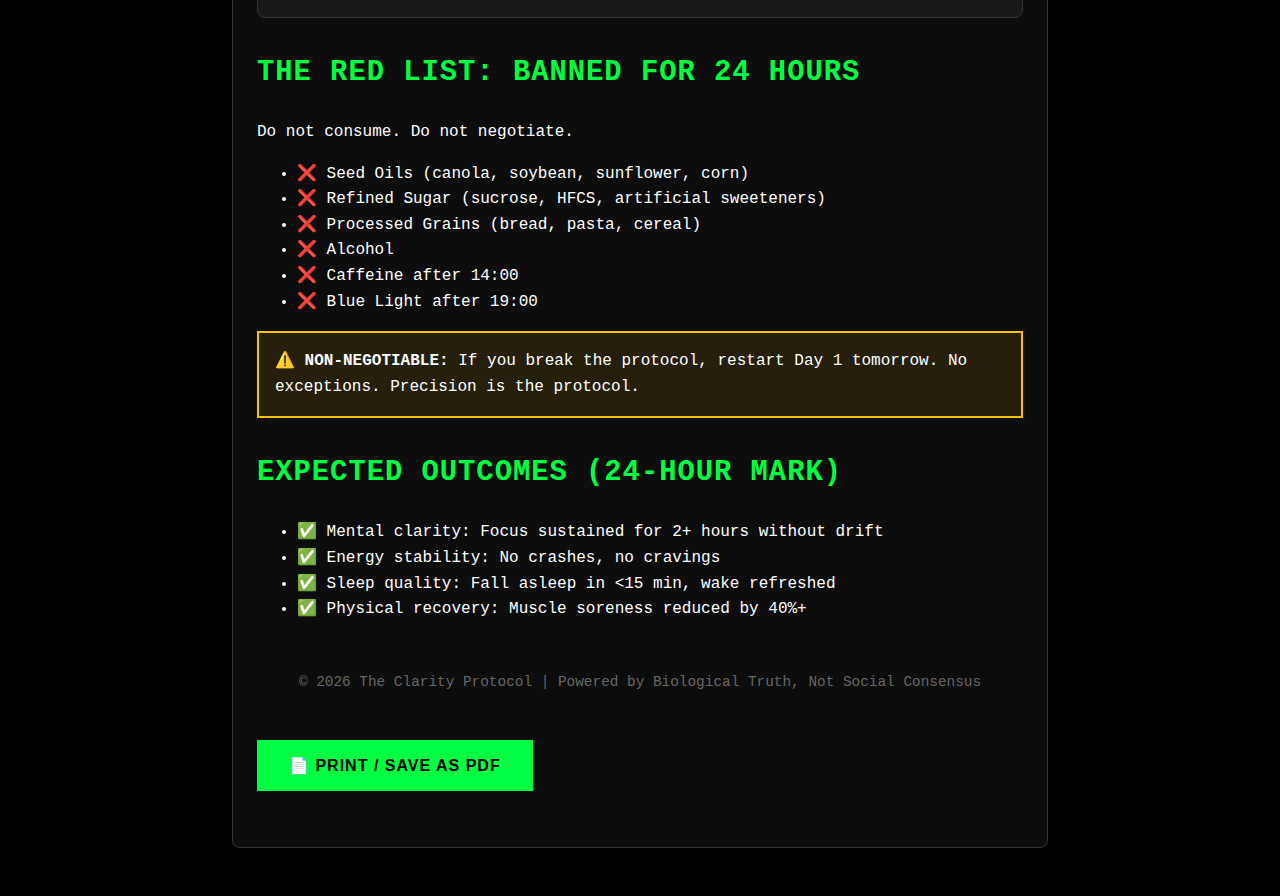
<file: app/guides/day-1-protocol.html>
<!DOCTYPE html>
<html lang="en">

<head>
    <meta charset="UTF-8">
    <meta name="viewport" content="width=device-width, initial-scale=1.0">
    <title>Day 1 Protocol — The Clarity Protocol</title>
    <link rel="stylesheet" href="print.css" media="print">
    <style>
        /* Screen styles */
        body {
            background: #000;
            color: #fff;
            font-family: 'SF Mono', Monaco, 'Courier New', monospace;
            max-width: 8.5in;
            margin: 0 auto;
            padding: 2rem;
            line-height: 1.6;
        }

        h1 {
            color: #FFD700;
            font-size: 2.5rem;
            text-transform: uppercase;
            letter-spacing: 2px;
            border-bottom: 3px solid #FFD700;
            padding-bottom: 1rem;
        }

        h2 {
            color: #00FF41;
            font-size: 1.8rem;
            margin-top: 2rem;
            text-transform: uppercase;
            letter-spacing: 1px;
        }

        h3 {
            color: #fff;
            font-size: 1.3rem;
            margin-top: 1.5rem;
        }

        .protocol-card {
            background: rgba(255, 255, 255, 0.05);
            border: 1px solid #333;
            border-radius: 8px;
            padding: 1.5rem;
            margin: 1rem 0;
        }

        .protocol-time {
            color: #FFD700;
            font-size: 1.5rem;
            font-weight: 700;
        }

        .protocol-title {
            color: #00FF41;
            font-size: 1.2rem;
            text-transform: uppercase;
            margin: 0.5rem 0;
        }

        .protocol-detail {
            color: #ccc;
            margin: 0.5rem 0;
        }

        .protocol-citation {
            color: #666;
            font-style: italic;
            border-left: 2px solid #444;
            padding-left: 1rem;
            margin-top: 1rem;
        }

        .warning-box {
            background: rgba(255, 193, 7, 0.1);
            border: 2px solid #ffc107;
            padding: 1rem;
            margin: 1rem 0;
        }

        .print-btn {
            background: #00FF41;
            color: #000;
            border: none;
            padding: 1rem 2rem;
            font-size: 1rem;
            font-weight: 700;
            cursor: pointer;
            margin: 2rem 0;
            text-transform: uppercase;
            letter-spacing: 1px;
        }

        .print-btn:hover {
            background: #00cc33;
        }

        @media print {

            .print-btn,
            .no-print {
                display: none !important;
            }
        }
    </style>
</head>

<body>
    <button class="print-btn no-print" onclick="window.print()">📄 PRINT / SAVE AS PDF</button>

    <h1>Day 1 Protocol</h1>
    <p><strong>The First 24 Hours: Your Biological Reboot Sequence</strong></p>
    <p>This is not a suggestion. This is your operating manual for the next 24 hours. Every action has been architected
        for maximum biological signal clarity.</p>

    <div class="warning-box">
        <strong>⚠️ CRITICAL:</strong> Do not modify this sequence. The timing is not arbitrary—it's synchronized with
        your circadian rhythm, cortisol curve, and metabolic windows.
    </div>

    <div class="page-break"></div>

    <h2>Phase I: Morning Anchor (THE WAKE)</h2>

    <div class="protocol-card">
        <div class="protocol-time">05:30</div>
        <div class="protocol-title">WAKE PROTOCOL</div>
        <div class="protocol-detail"><strong>Action:</strong> Eyes open. Immediately sit upright.</div>
        <div class="protocol-detail"><strong>Constraint:</strong> Phone stays in Airplane Mode for 30 minutes. No screen
            of any kind.</div>
        <div class="protocol-detail"><strong>Biological Mechanism:</strong> Cortisol awakening response (CAR) peaks
            30-45 minutes after waking. Digital stimulation hijacks this process, fragmenting focus for the entire day.
        </div>
        <div class="protocol-citation">[cite: Fries E, et al. "The cortisol awakening response."
            Psychoneuroendocrinology, 2009]</div>
    </div>

    <div class="protocol-card">
        <div class="protocol-time">05:45</div>
        <div class="protocol-title">HYDRATION + MINERALS</div>
        <div class="protocol-detail"><strong>Input:</strong> 16oz filtered water + ¼ tsp Celtic sea salt</div>
        <div class="protocol-detail"><strong>Action:</strong> Drink immediately upon standing.</div>
        <div class="protocol-detail"><strong>Biological Mechanism:</strong> You've lost ~1-2lbs of water overnight
            through respiration. Electrolytes restore intracellular voltage and neurotransmitter function.</div>
        <div class="protocol-citation">[cite: Sawka MN, et al. "Human water needs." Nutrition Reviews, 2005]</div>
    </div>

    <div class="protocol-card">
        <div class="protocol-time">06:00</div>
        <div class="protocol-title">SOLAR LOADING</div>
        <div class="protocol-detail"><strong>Action:</strong> 10 minutes direct sunlight exposure. Face the sun (eyes
            open, brief glances—don't stare).</div>
        <div class="protocol-detail"><strong>Constraint:</strong> No sunglasses. No windows. Outdoor only.</div>
        <div class="protocol-detail"><strong>Bonus:</strong> Barefoot on grass/dirt (grounding).</div>
        <div class="protocol-detail"><strong>Biological Mechanism:</strong> Early morning blue light (460-480nm) sets
            your master clock (SCN), triggering cortisol peak and serotonin production. This locks in your sleep-wake
            cycle for the next 24 hours.</div>
        <div class="protocol-citation">[cite: Huberman Lab, "Using Light for Health"]</div>
    </div>

    <div class="protocol-card">
        <div class="protocol-time">06:30</div>
        <div class="protocol-title">STRUCTURAL INTEGRITY (MOBILITY)</div>
        <div class="protocol-detail"><strong>Protocol:</strong></div>
        <div class="protocol-detail">• Dead Hang: 30-60 seconds (decompress spine)</div>
        <div class="protocol-detail">• Deep Squat Hold: 2 minutes (hip/ankle mobility)</div>
        <div class="protocol-detail">• Cat-Cow Stretch: 10 reps (spinal articulation)</div>
        <div class="protocol-detail"><strong>Biological Mechanism:</strong> Rehydrate intervertebral discs, restore
            joint capsule mobility, activate deep core stabilizers.</div>
    </div>

    <div class="page-break"></div>

    <h2>Phase II: Fuel & Fire (THE WORK)</h2>

    <div class="protocol-card">
        <div class="protocol-time">08:00</div>
        <div class="protocol-title">DEEP WORK BLOCK</div>
        <div class="protocol-detail"><strong>Duration:</strong> 90 minutes of focused work</div>
        <div class="protocol-detail"><strong>Constraint:</strong> Phone in another room. No notifications. Single task
            only.</div>
        <div class="protocol-detail"><strong>Biological Mechanism:</strong> Peak cognitive performance window (cortisol
            + adrenaline + dopamine aligned).</div>
    </div>

    <div class="protocol-card">
        <div class="protocol-time">12:00</div>
        <div class="protocol-title">BREAK FAST (FUEL FILTER)</div>
        <div class="protocol-detail"><strong>Input:</strong></div>
        <div class="protocol-detail">• Organic Protein: 30-40g (grass-fed beef, pasture eggs, wild salmon)</div>
        <div class="protocol-detail">• Living Food: Raw vegetables or low-glycemic fruit (berries)</div>
        <div class="protocol-detail">• Fat: Avocado, olive oil, or grass-fed butter</div>
        <div class="protocol-detail">• Optional: 1 tsp raw honey</div>
        <div class="protocol-detail"><strong>Constraint:</strong> No seed oils. No processed carbs. No sugar (except
            honey).</div>
        <div class="protocol-detail"><strong>Biological Mechanism:</strong> 16-hour fasted state optimizes insulin
            sensitivity. High protein blunts ghrelin, stabilizes glucose.</div>
    </div>

    <div class="protocol-card">
        <div class="protocol-time">15:00</div>
        <div class="protocol-title">TRAINING BLOCK</div>
        <div class="protocol-detail"><strong>Select ONE:</strong></div>
        <div class="protocol-detail"><strong>Option A — Strength:</strong> Calisthenics (push/pull/squat pattern, 45-60
            min)</div>
        <div class="protocol-detail"><strong>Option B — Endurance:</strong> Zone 2 Cardio (nasal breathing only, 30-45
            min)</div>
        <div class="protocol-detail"><strong>Biological Mechanism:</strong> Post-prandial exercise clears glucose.
            Afternoon body temperature peak enhances performance.</div>
    </div>

    <div class="protocol-card">
        <div class="protocol-time">16:30</div>
        <div class="protocol-title">THERMAL CONTRAST</div>
        <div class="protocol-detail"><strong>Protocol:</strong> Sauna (20 min, 170-190°F) → Cold Plunge (3 min, <60°F)<
                /div>
                <div class="protocol-detail"><strong>Constraint:</strong> Minimum 2x per week to meet 11/60 weekly
                    target (11 min cold / 57+ min heat).</div>
                <div class="protocol-detail"><strong>Biological Mechanism:</strong> Heat shock proteins (HSPs) repair
                    cellular damage. Cold triggers norepinephrine release, mitochondrial biogenesis.</div>
                <div class="protocol-citation">[cite: Rhonda Patrick, "Sauna Use & Heat Shock Proteins"]</div>
        </div>

        <div class="page-break"></div>

        <h2>Phase III: Recovery (THE SHIELD)</h2>

        <div class="protocol-card">
            <div class="protocol-time">18:00</div>
            <div class="protocol-title">RE-FEED</div>
            <div class="protocol-detail"><strong>Input:</strong></div>
            <div class="protocol-detail">• Grass-Fed Protein: 40-50g (ribeye, lamb, bison)</div>
            <div class="protocol-detail">• Organic Carbs: Sweet potato, white rice, or squash (100-150g)</div>
            <div class="protocol-detail">• Vegetables: Cooked greens (spinach, kale, broccoli)</div>
            <div class="protocol-detail">• Mineral Salt: ½ tsp Celtic or Redmond Real Salt</div>
            <div class="protocol-detail"><strong>Biological Mechanism:</strong> Carbs replenish glycogen. Salt restores
                electrolytes lost during training/sauna.</div>
        </div>

        <div class="protocol-card">
            <div class="protocol-time">19:00</div>
            <div class="protocol-title">DIGITAL TWILIGHT</div>
            <div class="protocol-detail"><strong>Action:</strong> Blue-light blocking glasses ON. All overhead lights
                OFF or dimmed to <10 lux.</div>
                    <div class="protocol-detail"><strong>Constraint:</strong> No screens after 20:30. If unavoidable,
                        use Night Shift (iOS) or f.lux (desktop) at maximum warmth.</div>
                    <div class="protocol-detail"><strong>Biological Mechanism:</strong> Blue light (460nm) suppresses
                        melatonin by 50%+ for 3 hours. Red/amber light preserves melatonin production.</div>
                    <div class="protocol-citation">[cite: Harvard Health, "Blue light has a dark side"]</div>
            </div>

            <div class="protocol-card">
                <div class="protocol-time">20:30</div>
                <div class="protocol-title">PRE-SLEEP PROTOCOL</div>
                <div class="protocol-detail"><strong>Input:</strong> 1 tsp raw honey + chamomile tea (optional)</div>
                <div class="protocol-detail"><strong>Action:</strong> Close the kitchen. No food after this point.</div>
                <div class="protocol-detail"><strong>Biological Mechanism:</strong> Small glucose dose prevents
                    nocturnal hypoglycemia (cortisol spike that wakes you at 3am).</div>
            </div>

            <div class="protocol-card">
                <div class="protocol-time">21:00</div>
                <div class="protocol-title">BLACK BOX (SLEEP ONSET)</div>
                <div class="protocol-detail"><strong>Action:</strong> Total darkness. No screens. No light sources.
                </div>
                <div class="protocol-detail"><strong>Constraint:</strong> Room temperature 60-67°F. Blackout curtains or
                    sleep mask.</div>
                <div class="protocol-detail"><strong>Target:</strong> 7.5-8.5 hours of sleep (5 full 90-minute cycles).
                </div>
                <div class="protocol-detail"><strong>Biological Mechanism:</strong> Even 5 lux of light (dim nightlight)
                    halves melatonin output. Darkness = recovery.</div>
            </div>

            <div class="page-break"></div>

            <h2>The Red List: Banned for 24 Hours</h2>
            <p>Do not consume. Do not negotiate.</p>
            <ul>
                <li>❌ Seed Oils (canola, soybean, sunflower, corn)</li>
                <li>❌ Refined Sugar (sucrose, HFCS, artificial sweeteners)</li>
                <li>❌ Processed Grains (bread, pasta, cereal)</li>
                <li>❌ Alcohol</li>
                <li>❌ Caffeine after 14:00</li>
                <li>❌ Blue Light after 19:00</li>
            </ul>

            <div class="warning-box">
                <strong>⚠️ NON-NEGOTIABLE:</strong> If you break the protocol, restart Day 1 tomorrow. No exceptions.
                Precision is the protocol.
            </div>

            <h2>Expected Outcomes (24-Hour Mark)</h2>
            <ul>
                <li>✅ Mental clarity: Focus sustained for 2+ hours without drift</li>
                <li>✅ Energy stability: No crashes, no cravings</li>
                <li>✅ Sleep quality: Fall asleep in <15 min, wake refreshed</li>
                <li>✅ Physical recovery: Muscle soreness reduced by 40%+</li>
            </ul>

            <p style="margin-top: 3rem; text-align: center; font-size: 0.9rem; color: #666;">
                © 2026 The Clarity Protocol | Powered by Biological Truth, Not Social Consensus
            </p>

            <button class="print-btn no-print" onclick="window.print()">📄 PRINT / SAVE AS PDF</button>
</body>

</html>
</file>
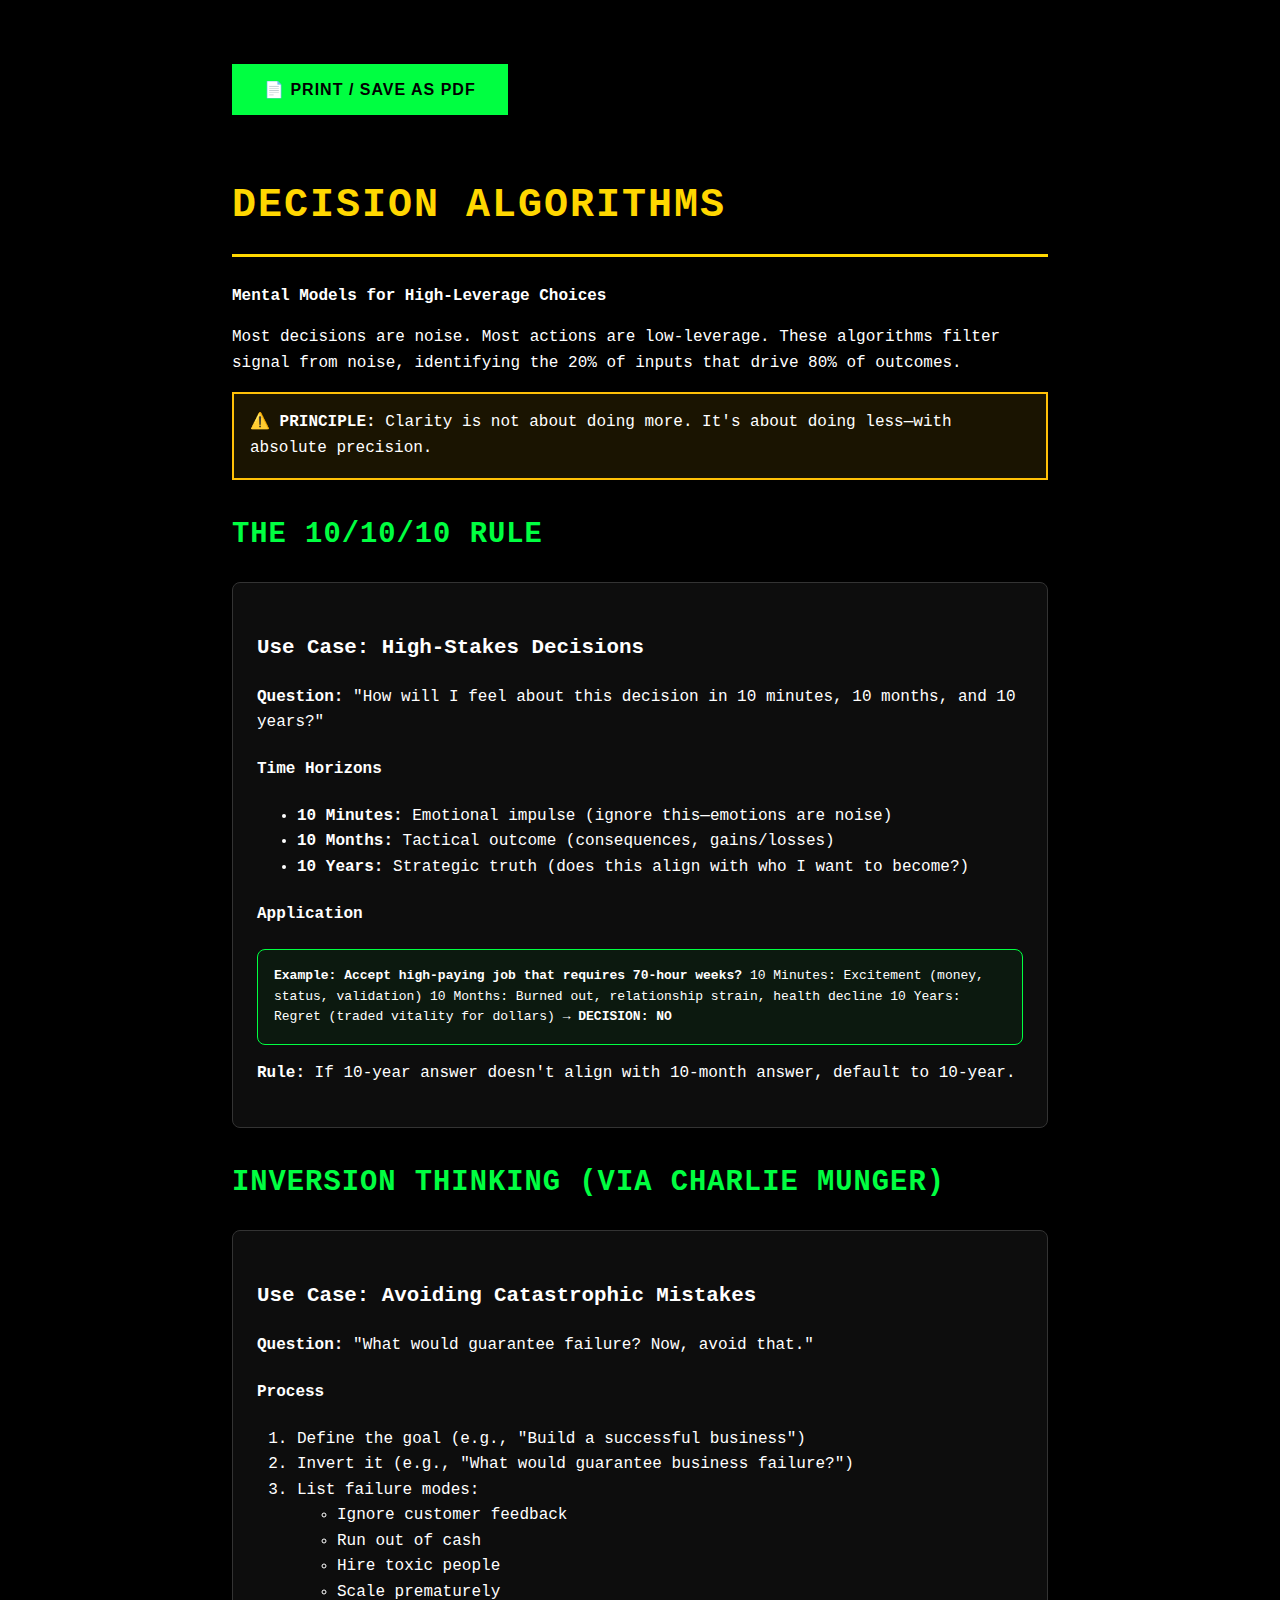
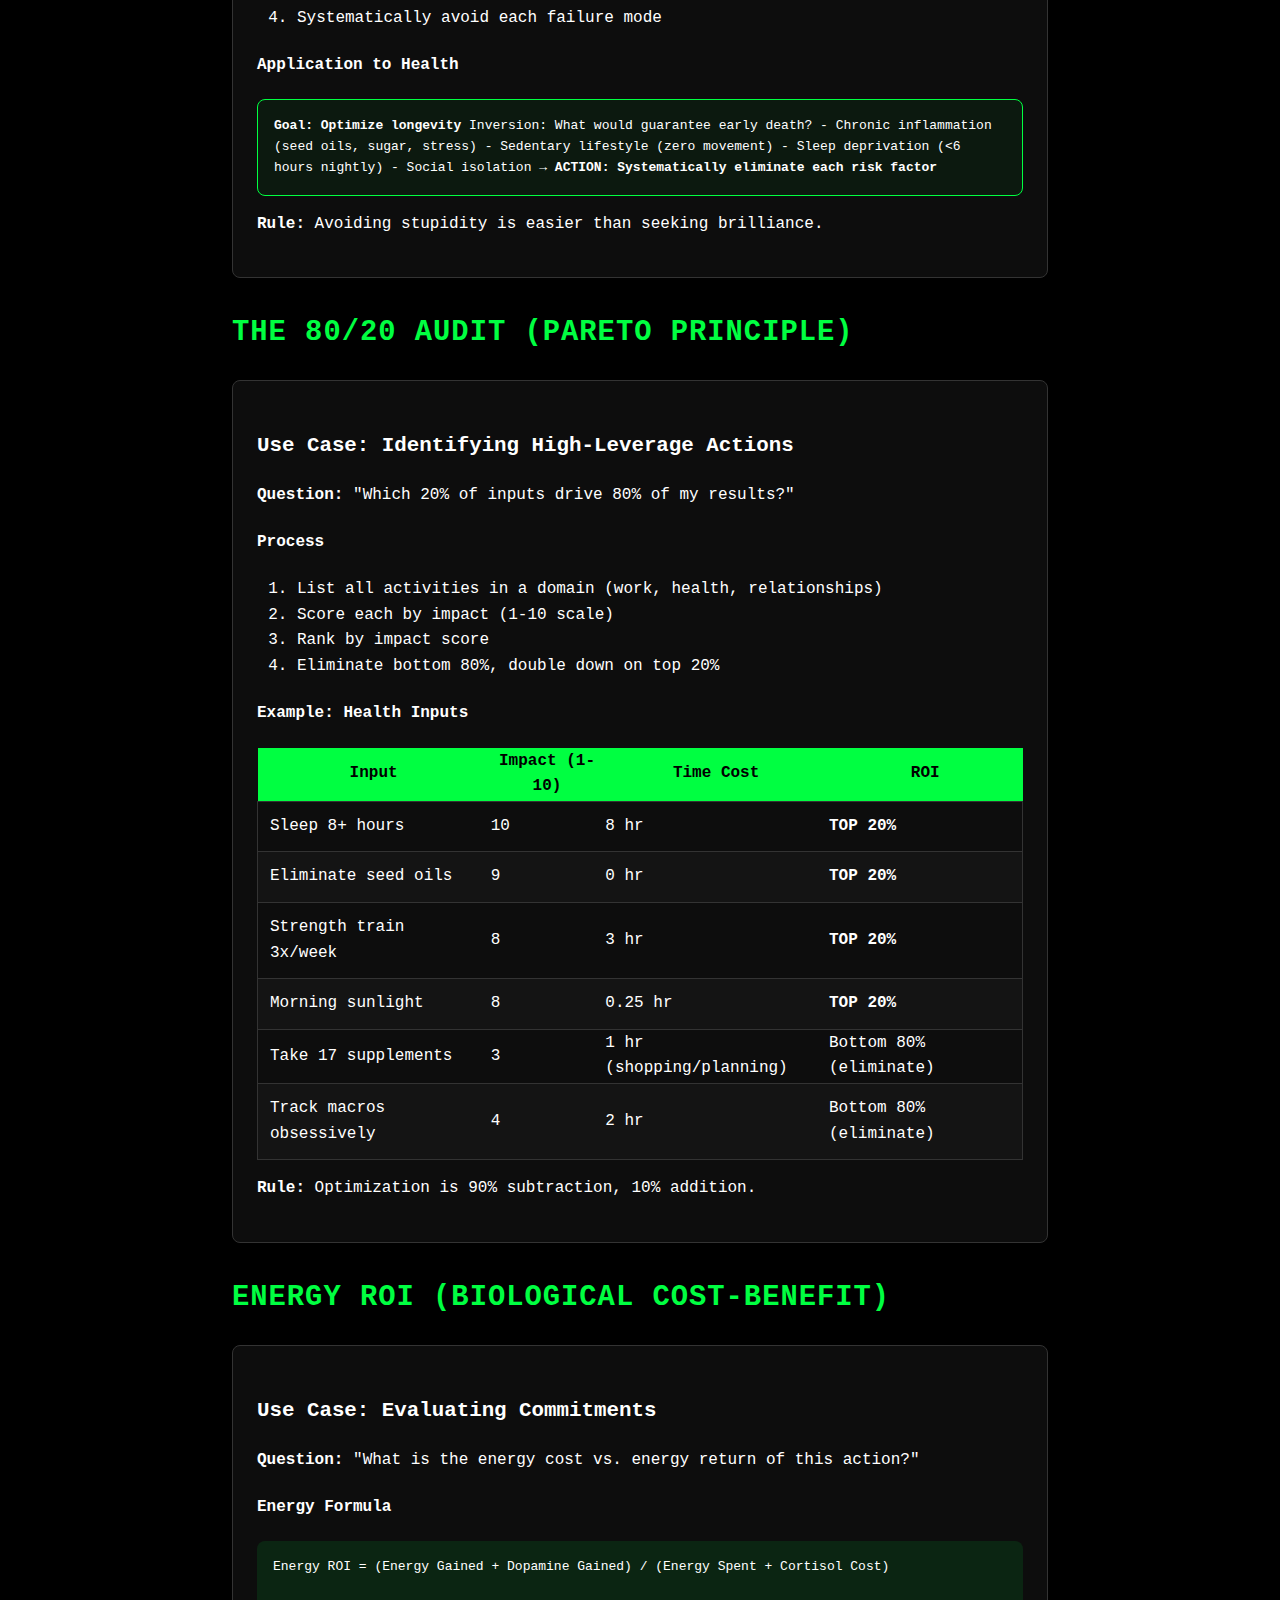
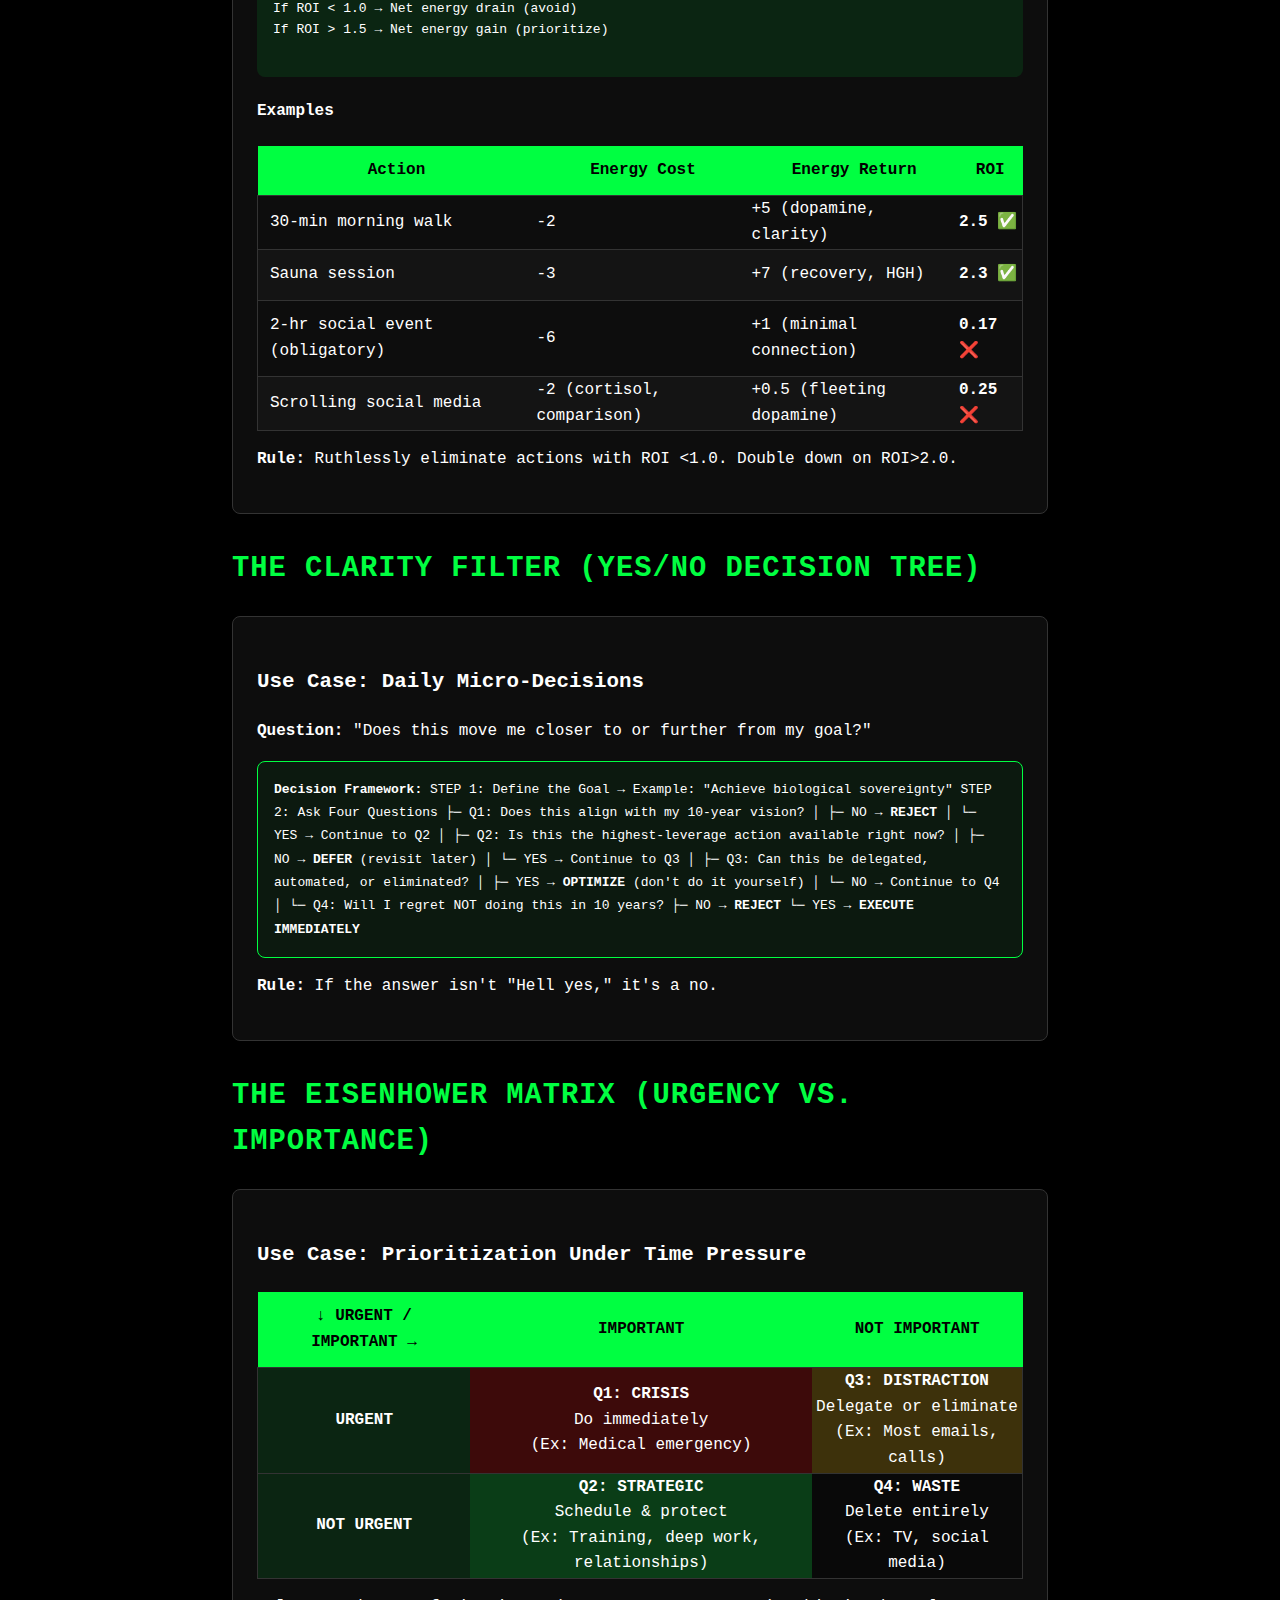
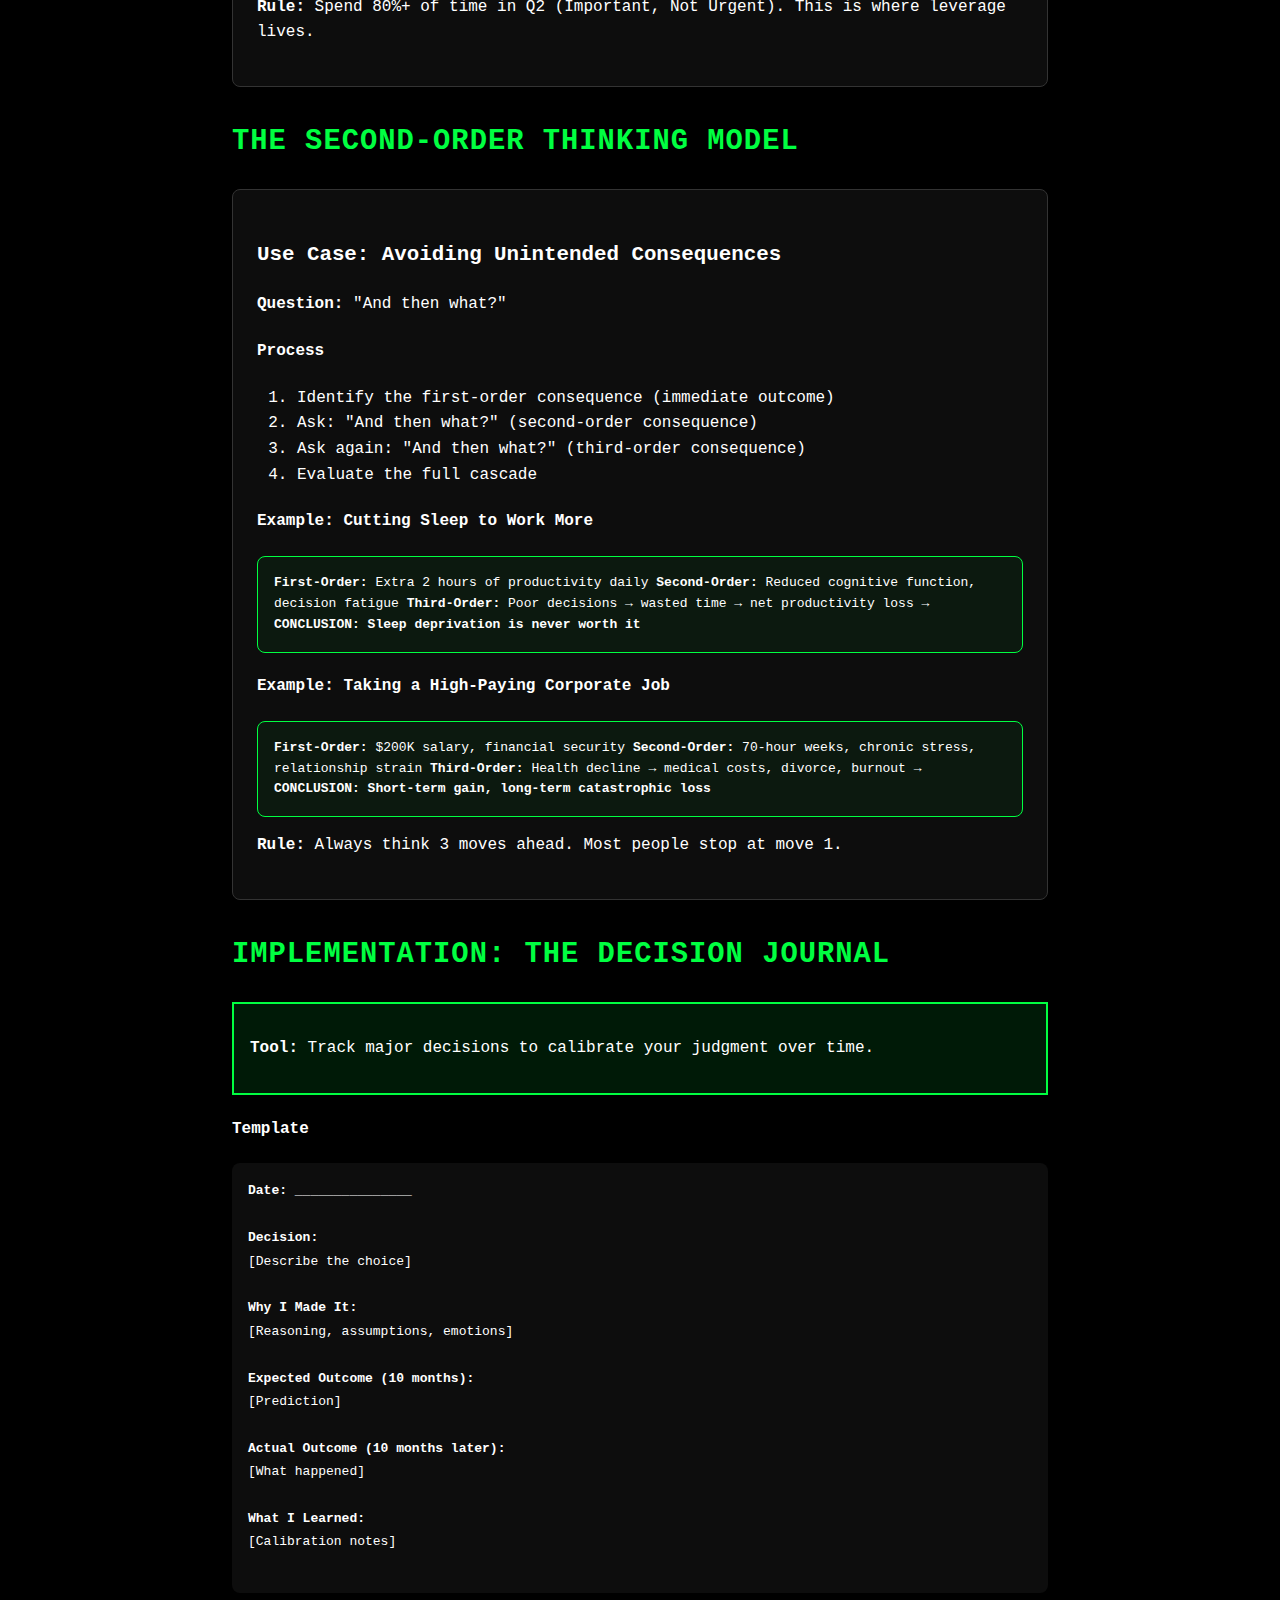
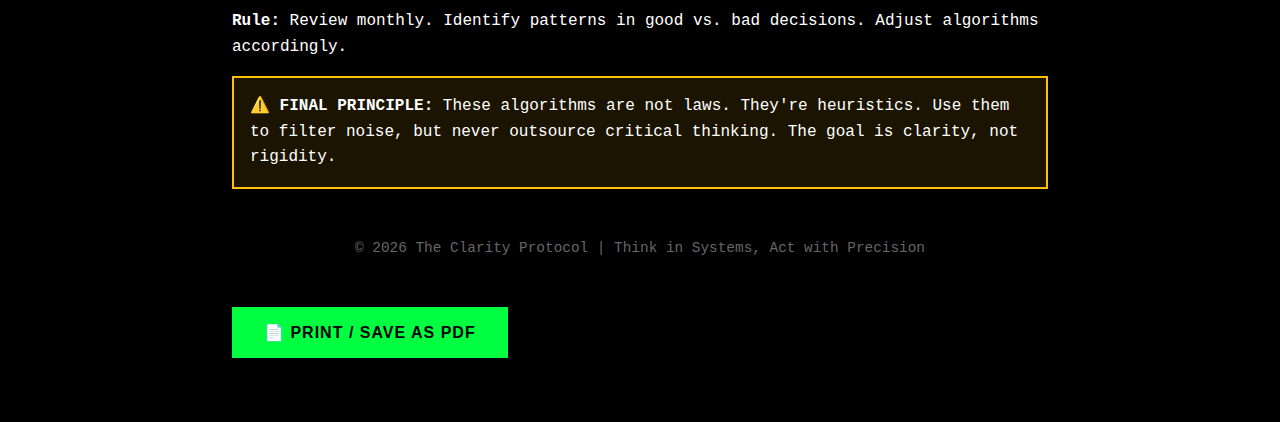
<file: app/guides/decision-algorithms.html>
<!DOCTYPE html>
<html lang="en">

<head>
    <meta charset="UTF-8">
    <meta name="viewport" content="width=device-width, initial-scale=1.0">
    <title>Decision Algorithms | The Clarity Protocol</title>
    <link rel="stylesheet" href="print.css" media="print">
    <style>
        body {
            background: #000;
            color: #fff;
            font-family: 'SF Mono', Monaco, 'Courier New', monospace;
            max-width: 8.5in;
            margin: 0 auto;
            padding: 2rem;
            line-height: 1.6;
        }

        h1 {
            color: #FFD700;
            font-size: 2.5rem;
            text-transform: uppercase;
            letter-spacing: 2px;
            border-bottom: 3px solid #FFD700;
            padding-bottom: 1rem;
        }

        h2 {
            color: #00FF41;
            font-size: 1.8rem;
            margin-top: 2rem;
            text-transform: uppercase;
            letter-spacing: 1px;
        }

        h3 {
            color: #fff;
            font-size: 1.3rem;
            margin-top: 1.5rem;
        }

        .algorithm-card {
            background: rgba(255, 255, 255, 0.05);
            border: 1px solid #333;
            border-radius: 8px;
            padding: 1.5rem;
            margin: 1rem 0;
        }

        .decision-tree {
            background: rgba(0, 255, 65, 0.05);
            border: 1px solid #00FF41;
            border-radius: 8px;
            padding: 1rem;
            margin: 1rem 0;
            font-family: monospace;
        }

        .warning-box {
            background: rgba(255, 193, 7, 0.1);
            border: 2px solid #ffc107;
            padding: 1rem;
            margin: 1rem 0;
        }

        .info-box {
            background: rgba(0, 255, 65, 0.1);
            border: 2px solid #00FF41;
            padding: 1rem;
            margin: 1rem 0;
        }

        .print-btn {
            background: #00FF41;
            color: #000;
            border: none;
            padding: 1rem 2rem;
            font-size: 1rem;
            font-weight: 700;
            cursor: pointer;
            margin: 2rem 0;
            text-transform: uppercase;
            letter-spacing: 1px;
        }

        @media print {

            .print-btn,
            .no-print {
                display: none !important;
            }
        }
    </style>
</head>

<body>
    <button class="print-btn no-print" onclick="window.print()">📄 PRINT / SAVE AS PDF</button>

    <h1>Decision Algorithms</h1>
    <p><strong>Mental Models for High-Leverage Choices</strong></p>
    <p>Most decisions are noise. Most actions are low-leverage. These algorithms filter signal from noise, identifying
        the 20% of inputs that drive 80% of outcomes.</p>

    <div class="warning-box">
        <strong>⚠️ PRINCIPLE:</strong> Clarity is not about doing more. It's about doing less—with absolute precision.
    </div>

    <h2>The 10/10/10 Rule</h2>
    <div class="algorithm-card">
        <h3>Use Case: High-Stakes Decisions</h3>
        <p><strong>Question:</strong> "How will I feel about this decision in 10 minutes, 10 months, and 10 years?"</p>

        <h4>Time Horizons</h4>
        <ul>
            <li><strong>10 Minutes:</strong> Emotional impulse (ignore this—emotions are noise)</li>
            <li><strong>10 Months:</strong> Tactical outcome (consequences, gains/losses)</li>
            <li><strong>10 Years:</strong> Strategic truth (does this align with who I want to become?)</li>
        </ul>

        <h4>Application</h4>
        <div class="decision-tree">
            <strong>Example: Accept high-paying job that requires 70-hour weeks?</strong>

            10 Minutes: Excitement (money, status, validation)
            10 Months: Burned out, relationship strain, health decline
            10 Years: Regret (traded vitality for dollars)

            → <strong>DECISION: NO</strong>
        </div>

        <p><strong>Rule:</strong> If 10-year answer doesn't align with 10-month answer, default to 10-year.</p>
    </div>

    <h2>Inversion Thinking (via Charlie Munger)</h2>
    <div class="algorithm-card">
        <h3>Use Case: Avoiding Catastrophic Mistakes</h3>
        <p><strong>Question:</strong> "What would guarantee failure? Now, avoid that."</p>

        <h4>Process</h4>
        <ol>
            <li>Define the goal (e.g., "Build a successful business")</li>
            <li>Invert it (e.g., "What would guarantee business failure?")</li>
            <li>List failure modes:
                <ul>
                    <li>Ignore customer feedback</li>
                    <li>Run out of cash</li>
                    <li>Hire toxic people</li>
                    <li>Scale prematurely</li>
                </ul>
            </li>
            <li>Systematically avoid each failure mode</li>
        </ol>

        <h4>Application to Health</h4>
        <div class="decision-tree">
            <strong>Goal: Optimize longevity</strong>

            Inversion: What would guarantee early death?
            - Chronic inflammation (seed oils, sugar, stress)
            - Sedentary lifestyle (zero movement)
            - Sleep deprivation (<6 hours nightly) - Social isolation → <strong>ACTION: Systematically eliminate each
                risk factor</strong>
        </div>

        <p><strong>Rule:</strong> Avoiding stupidity is easier than seeking brilliance.</p>
    </div>

    <div class="page-break"></div>

    <h2>The 80/20 Audit (Pareto Principle)</h2>
    <div class="algorithm-card">
        <h3>Use Case: Identifying High-Leverage Actions</h3>
        <p><strong>Question:</strong> "Which 20% of inputs drive 80% of my results?"</p>

        <h4>Process</h4>
        <ol>
            <li>List all activities in a domain (work, health, relationships)</li>
            <li>Score each by impact (1-10 scale)</li>
            <li>Rank by impact score</li>
            <li>Eliminate bottom 80%, double down on top 20%</li>
        </ol>

        <h4>Example: Health Inputs</h4>
        <table style="width: 100%; border-collapse: collapse; margin: 1rem 0;">
            <thead>
                <tr style="background: #00FF41; color: #000;">
                    <th style="padding: 0.75rem;">Input</th>
                    <th>Impact (1-10)</th>
                    <th>Time Cost</th>
                    <th>ROI</th>
                </tr>
            </thead>
            <tbody>
                <tr style="border: 1px solid #333;">
                    <td style="padding: 0.75rem;">Sleep 8+ hours</td>
                    <td>10</td>
                    <td>8 hr</td>
                    <td><strong>TOP 20%</strong></td>
                </tr>
                <tr style="border: 1px solid #333; background: rgba(255,255,255,0.03);">
                    <td style="padding: 0.75rem;">Eliminate seed oils</td>
                    <td>9</td>
                    <td>0 hr</td>
                    <td><strong>TOP 20%</strong></td>
                </tr>
                <tr style="border: 1px solid #333;">
                    <td style="padding: 0.75rem;">Strength train 3x/week</td>
                    <td>8</td>
                    <td>3 hr</td>
                    <td><strong>TOP 20%</strong></td>
                </tr>
                <tr style="border: 1px solid #333; background: rgba(255,255,255,0.03);">
                    <td style="padding: 0.75rem;">Morning sunlight</td>
                    <td>8</td>
                    <td>0.25 hr</td>
                    <td><strong>TOP 20%</strong></td>
                </tr>
                <tr style="border: 1px solid #333;">
                    <td style="padding: 0.75rem;">Take 17 supplements</td>
                    <td>3</td>
                    <td>1 hr (shopping/planning)</td>
                    <td>Bottom 80% (eliminate)</td>
                </tr>
                <tr style="border: 1px solid #333; background: rgba(255,255,255,0.03);">
                    <td style="padding: 0.75rem;">Track macros obsessively</td>
                    <td>4</td>
                    <td>2 hr</td>
                    <td>Bottom 80% (eliminate)</td>
                </tr>
            </tbody>
        </table>

        <p><strong>Rule:</strong> Optimization is 90% subtraction, 10% addition.</p>
    </div>

    <h2>Energy ROI (Biological Cost-Benefit)</h2>
    <div class="algorithm-card">
        <h3>Use Case: Evaluating Commitments</h3>
        <p><strong>Question:</strong> "What is the energy cost vs. energy return of this action?"</p>

        <h4>Energy Formula</h4>
        <pre style="background: rgba(0,255,65,0.1); padding: 1rem; border-radius: 8px;">
Energy ROI = (Energy Gained + Dopamine Gained) / (Energy Spent + Cortisol Cost)

If ROI < 1.0 → Net energy drain (avoid)
If ROI > 1.5 → Net energy gain (prioritize)
        </pre>

        <h4>Examples</h4>
        <table style="width: 100%; border-collapse: collapse; margin: 1rem 0;">
            <thead>
                <tr style="background: #00FF41; color: #000;">
                    <th style="padding: 0.75rem;">Action</th>
                    <th>Energy Cost</th>
                    <th>Energy Return</th>
                    <th>ROI</th>
                </tr>
            </thead>
            <tbody>
                <tr style="border: 1px solid #333;">
                    <td style="padding: 0.75rem;">30-min morning walk</td>
                    <td>-2</td>
                    <td>+5 (dopamine, clarity)</td>
                    <td><strong>2.5</strong> ✅</td>
                </tr>
                <tr style="border: 1px solid #333; background: rgba(255,255,255,0.03);">
                    <td style="padding: 0.75rem;">Sauna session</td>
                    <td>-3</td>
                    <td>+7 (recovery, HGH)</td>
                    <td><strong>2.3</strong> ✅</td>
                </tr>
                <tr style="border: 1px solid #333;">
                    <td style="padding: 0.75rem;">2-hr social event (obligatory)</td>
                    <td>-6</td>
                    <td>+1 (minimal connection)</td>
                    <td><strong>0.17</strong> ❌</td>
                </tr>
                <tr style="border: 1px solid #333; background: rgba(255,255,255,0.03);">
                    <td style="padding: 0.75rem;">Scrolling social media</td>
                    <td>-2 (cortisol, comparison)</td>
                    <td>+0.5 (fleeting dopamine)</td>
                    <td><strong>0.25</strong> ❌</td>
                </tr>
            </tbody>
        </table>

        <p><strong>Rule:</strong> Ruthlessly eliminate actions with ROI <1.0. Double down on ROI>2.0.</p>
    </div>

    <div class="page-break"></div>

    <h2>The Clarity Filter (Yes/No Decision Tree)</h2>
    <div class="algorithm-card">
        <h3>Use Case: Daily Micro-Decisions</h3>
        <p><strong>Question:</strong> "Does this move me closer to or further from my goal?"</p>

        <div class="decision-tree" style="line-height: 1.8;">
            <strong>Decision Framework:</strong>

            STEP 1: Define the Goal
            → Example: "Achieve biological sovereignty"

            STEP 2: Ask Four Questions
            ├─ Q1: Does this align with my 10-year vision?
            │ ├─ NO → <strong>REJECT</strong>
            │ └─ YES → Continue to Q2
            │
            ├─ Q2: Is this the highest-leverage action available right now?
            │ ├─ NO → <strong>DEFER</strong> (revisit later)
            │ └─ YES → Continue to Q3
            │
            ├─ Q3: Can this be delegated, automated, or eliminated?
            │ ├─ YES → <strong>OPTIMIZE</strong> (don't do it yourself)
            │ └─ NO → Continue to Q4
            │
            └─ Q4: Will I regret NOT doing this in 10 years?
            ├─ NO → <strong>REJECT</strong>
            └─ YES → <strong>EXECUTE IMMEDIATELY</strong>
        </div>

        <p><strong>Rule:</strong> If the answer isn't "Hell yes," it's a no.</p>
    </div>

    <h2>The Eisenhower Matrix (Urgency vs. Importance)</h2>
    <div class="algorithm-card">
        <h3>Use Case: Prioritization Under Time Pressure</h3>

        <table style="width: 100%; border-collapse: collapse; margin: 1rem 0; text-align: center;">
            <thead>
                <tr style="background: #00FF41; color: #000;">
                    <th style="padding: 0.75rem;">↓ URGENT / IMPORTANT →</th>
                    <th>IMPORTANT</th>
                    <th>NOT IMPORTANT</th>
                </tr>
            </thead>
            <tbody>
                <tr style="border: 1px solid #333;">
                    <td style="padding: 0.75rem; font-weight: bold; background: rgba(0,255,65,0.1);">URGENT</td>
                    <td style="background: rgba(255,0,0,0.2);">
                        <strong>Q1: CRISIS</strong><br>
                        Do immediately<br>
                        (Ex: Medical emergency)
                    </td>
                    <td style="background: rgba(255,193,7,0.2);">
                        <strong>Q3: DISTRACTION</strong><br>
                        Delegate or eliminate<br>
                        (Ex: Most emails, calls)
                    </td>
                </tr>
                <tr style="border: 1px solid #333;">
                    <td style="padding: 0.75rem; font-weight: bold; background: rgba(0,255,65,0.1);">NOT URGENT</td>
                    <td style="background: rgba(0,255,65,0.2);">
                        <strong>Q2: STRATEGIC</strong><br>
                        Schedule & protect<br>
                        (Ex: Training, deep work, relationships)
                    </td>
                    <td style="background: rgba(0,0,0,0.3);">
                        <strong>Q4: WASTE</strong><br>
                        Delete entirely<br>
                        (Ex: TV, social media)
                    </td>
                </tr>
            </tbody>
        </table>

        <p><strong>Rule:</strong> Spend 80%+ of time in Q2 (Important, Not Urgent). This is where leverage lives.</p>
    </div>

    <div class="page-break"></div>

    <h2>The Second-Order Thinking Model</h2>
    <div class="algorithm-card">
        <h3>Use Case: Avoiding Unintended Consequences</h3>
        <p><strong>Question:</strong> "And then what?"</p>

        <h4>Process</h4>
        <ol>
            <li>Identify the first-order consequence (immediate outcome)</li>
            <li>Ask: "And then what?" (second-order consequence)</li>
            <li>Ask again: "And then what?" (third-order consequence)</li>
            <li>Evaluate the full cascade</li>
        </ol>

        <h4>Example: Cutting Sleep to Work More</h4>
        <div class="decision-tree">
            <strong>First-Order:</strong> Extra 2 hours of productivity daily
            <strong>Second-Order:</strong> Reduced cognitive function, decision fatigue
            <strong>Third-Order:</strong> Poor decisions → wasted time → net productivity loss

            → <strong>CONCLUSION: Sleep deprivation is never worth it</strong>
        </div>

        <h4>Example: Taking a High-Paying Corporate Job</h4>
        <div class="decision-tree">
            <strong>First-Order:</strong> $200K salary, financial security
            <strong>Second-Order:</strong> 70-hour weeks, chronic stress, relationship strain
            <strong>Third-Order:</strong> Health decline → medical costs, divorce, burnout

            → <strong>CONCLUSION: Short-term gain, long-term catastrophic loss</strong>
        </div>

        <p><strong>Rule:</strong> Always think 3 moves ahead. Most people stop at move 1.</p>
    </div>

    <h2>Implementation: The Decision Journal</h2>
    <div class="info-box">
        <p><strong>Tool:</strong> Track major decisions to calibrate your judgment over time.</p>
    </div>

    <h4>Template</h4>
    <pre style="background: rgba(255,255,255,0.05); padding: 1rem; border-radius: 8px; line-height: 1.8;">
<strong>Date:</strong> _______________

<strong>Decision:</strong> 
[Describe the choice]

<strong>Why I Made It:</strong>
[Reasoning, assumptions, emotions]

<strong>Expected Outcome (10 months):</strong>
[Prediction]

<strong>Actual Outcome (10 months later):</strong>
[What happened]

<strong>What I Learned:</strong>
[Calibration notes]
    </pre>

    <p><strong>Rule:</strong> Review monthly. Identify patterns in good vs. bad decisions. Adjust algorithms
        accordingly.</p>

    <div class="warning-box">
        <strong>⚠️ FINAL PRINCIPLE:</strong> These algorithms are not laws. They're heuristics. Use them to filter
        noise, but never outsource critical thinking. The goal is clarity, not rigidity.
    </div>

    <p style="margin-top: 3rem; text-align: center; font-size: 0.9rem; color: #666;">
        © 2026 The Clarity Protocol | Think in Systems, Act with Precision
    </p>

    <button class="print-btn no-print" onclick="window.print()">📄 PRINT / SAVE AS PDF</button>
</body>

</html>
</file>
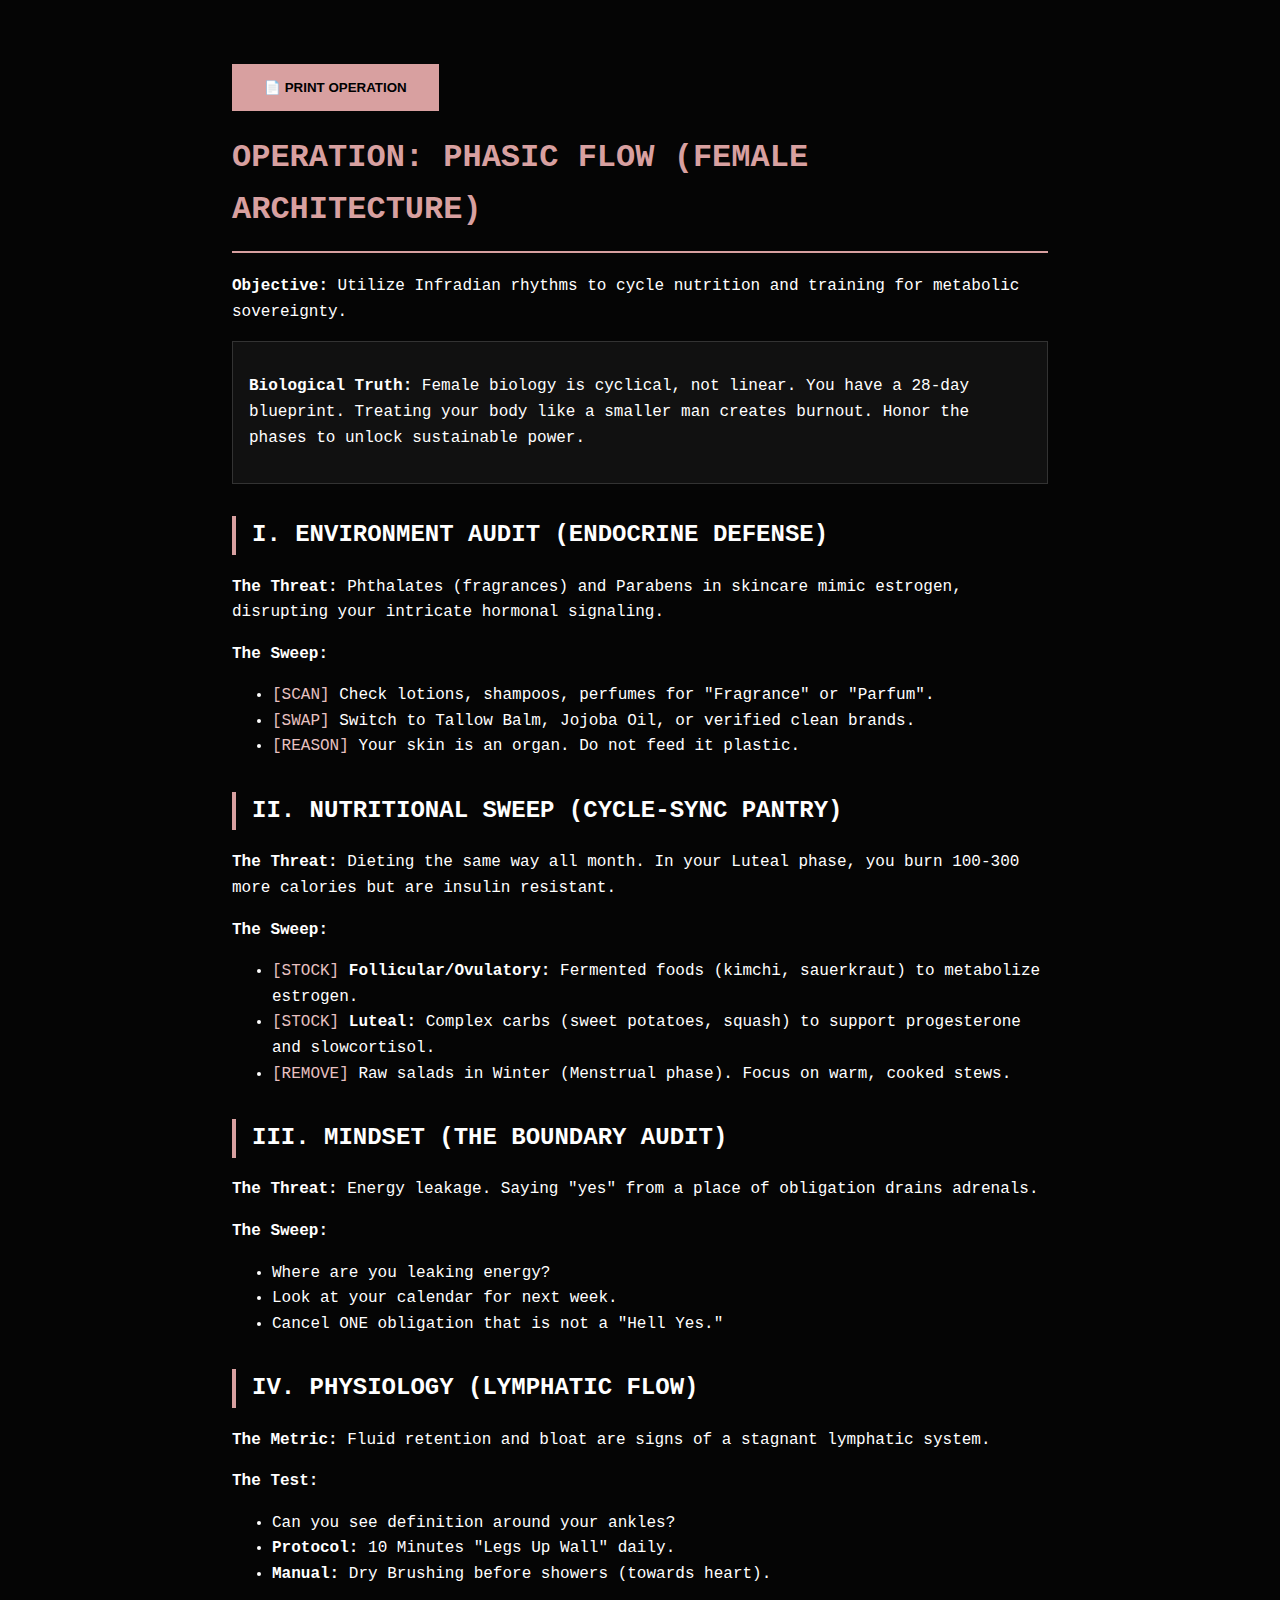
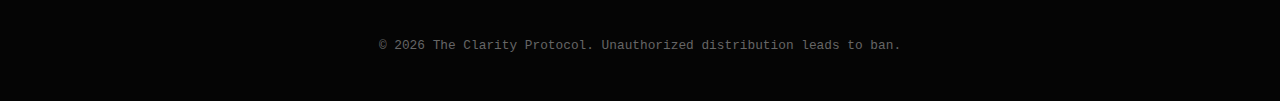
<file: app/guides/female-tactical-sweep.html>
<!DOCTYPE html>
<html lang="en">

<head>
    <meta charset="UTF-8">
    <meta name="viewport" content="width=device-width, initial-scale=1.0">
    <title>Sovereign Protocol: Female Phasic Flow | The Clarity Protocol</title>
    <link rel="stylesheet" href="print.css" media="print">
    <style>
        body {
            background: #050505;
            color: #fff;
            font-family: 'SF Mono', monospace;
            padding: 2rem;
            max-width: 8.5in;
            margin: 0 auto;
            line-height: 1.6;
        }

        h1 {
            color: #D8A0A0;
            border-bottom: 2px solid #D8A0A0;
            padding-bottom: 1rem;
            text-transform: uppercase;
        }

        h2 {
            color: #fff;
            border-left: 4px solid #D8A0A0;
            padding-left: 1rem;
            margin-top: 2rem;
            text-transform: uppercase;
        }

        .stat-box {
            border: 1px solid #333;
            padding: 1rem;
            margin: 1rem 0;
            background: #111;
        }

        .metric {
            color: #D8A0A0;
            font-weight: bold;
        }

        .action {
            color: #E8C0C0;
        }

        .print-btn {
            background: #D8A0A0;
            color: #000;
            padding: 1rem 2rem;
            border: none;
            font-weight: bold;
            cursor: pointer;
            margin-top: 2rem;
        }

        @media print {
            .no-print {
                display: none;
            }
        }
    </style>
</head>

<body>
    <button class="print-btn no-print" onclick="window.print()">📄 PRINT OPERATION</button>

    <h1>Operation: Phasic Flow (Female Architecture)</h1>
    <p><strong>Objective:</strong> Utilize Infradian rhythms to cycle nutrition and training for metabolic sovereignty.
    </p>

    <div class="stat-box">
        <p><strong>Biological Truth:</strong> Female biology is cyclical, not linear. You have a 28-day blueprint.
            Treating your body like a smaller man creates burnout. Honor the phases to unlock sustainable power.</p>
    </div>

    <h2>I. Environment Audit (Endocrine Defense)</h2>
    <p><strong>The Threat:</strong> Phthalates (fragrances) and Parabens in skincare mimic estrogen, disrupting your
        intricate hormonal signaling.</p>
    <p><strong>The Sweep:</strong></p>
    <ul>
        <li><span class="action">[SCAN]</span> Check lotions, shampoos, perfumes for "Fragrance" or "Parfum".</li>
        <li><span class="action">[SWAP]</span> Switch to Tallow Balm, Jojoba Oil, or verified clean brands.</li>
        <li><span class="action">[REASON]</span> Your skin is an organ. Do not feed it plastic.</li>
    </ul>

    <h2>II. Nutritional Sweep (Cycle-Sync Pantry)</h2>
    <p><strong>The Threat:</strong> Dieting the same way all month. In your Luteal phase, you burn 100-300 more calories
        but are insulin resistant.</p>
    <p><strong>The Sweep:</strong></p>
    <ul>
        <li><span class="action">[STOCK]</span> <strong>Follicular/Ovulatory:</strong> Fermented foods (kimchi,
            sauerkraut) to metabolize estrogen.</li>
        <li><span class="action">[STOCK]</span> <strong>Luteal:</strong> Complex carbs (sweet potatoes, squash) to
            support progesterone and slowcortisol.</li>
        <li><span class="action">[REMOVE]</span> Raw salads in Winter (Menstrual phase). Focus on warm, cooked stews.
        </li>
    </ul>

    <h2>III. Mindset (The Boundary Audit)</h2>
    <p><strong>The Threat:</strong> Energy leakage. Saying "yes" from a place of obligation drains adrenals.</p>
    <p><strong>The Sweep:</strong></p>
    <ul>
        <li>Where are you leaking energy?</li>
        <li>Look at your calendar for next week.</li>
        <li>Cancel ONE obligation that is not a "Hell Yes."</li>
    </ul>

    <h2>IV. Physiology (Lymphatic Flow)</h2>
    <p><strong>The Metric:</strong> Fluid retention and bloat are signs of a stagnant lymphatic system.</p>
    <p><strong>The Test:</strong></p>
    <ul>
        <li>Can you see definition around your ankles?</li>
        <li><strong>Protocol:</strong> 10 Minutes "Legs Up Wall" daily.</li>
        <li><strong>Manual:</strong> Dry Brushing before showers (towards heart).</li>
    </ul>

    <p style="margin-top: 3rem; text-align: center; color: #666; font-size: 0.8rem;">
        © 2026 The Clarity Protocol. Unauthorized distribution leads to ban.
    </p>
</body>

</html>
</file>
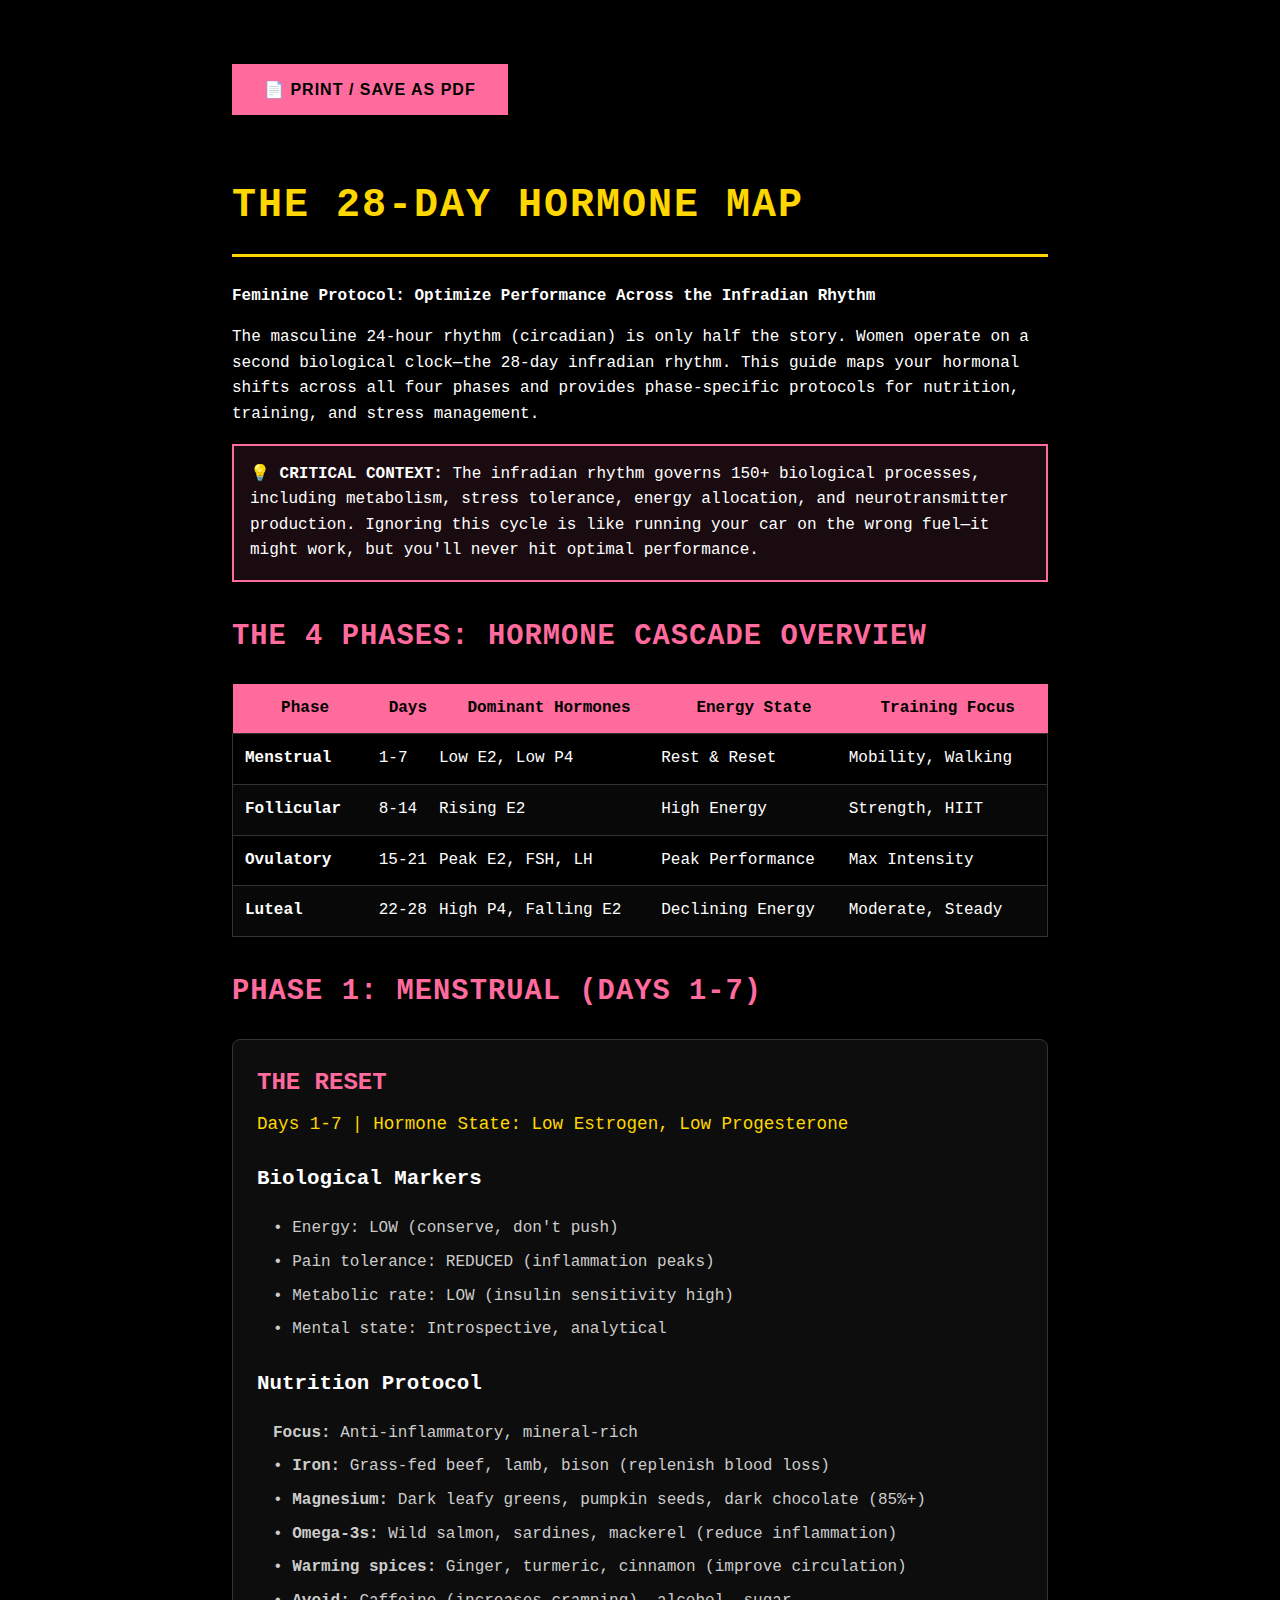
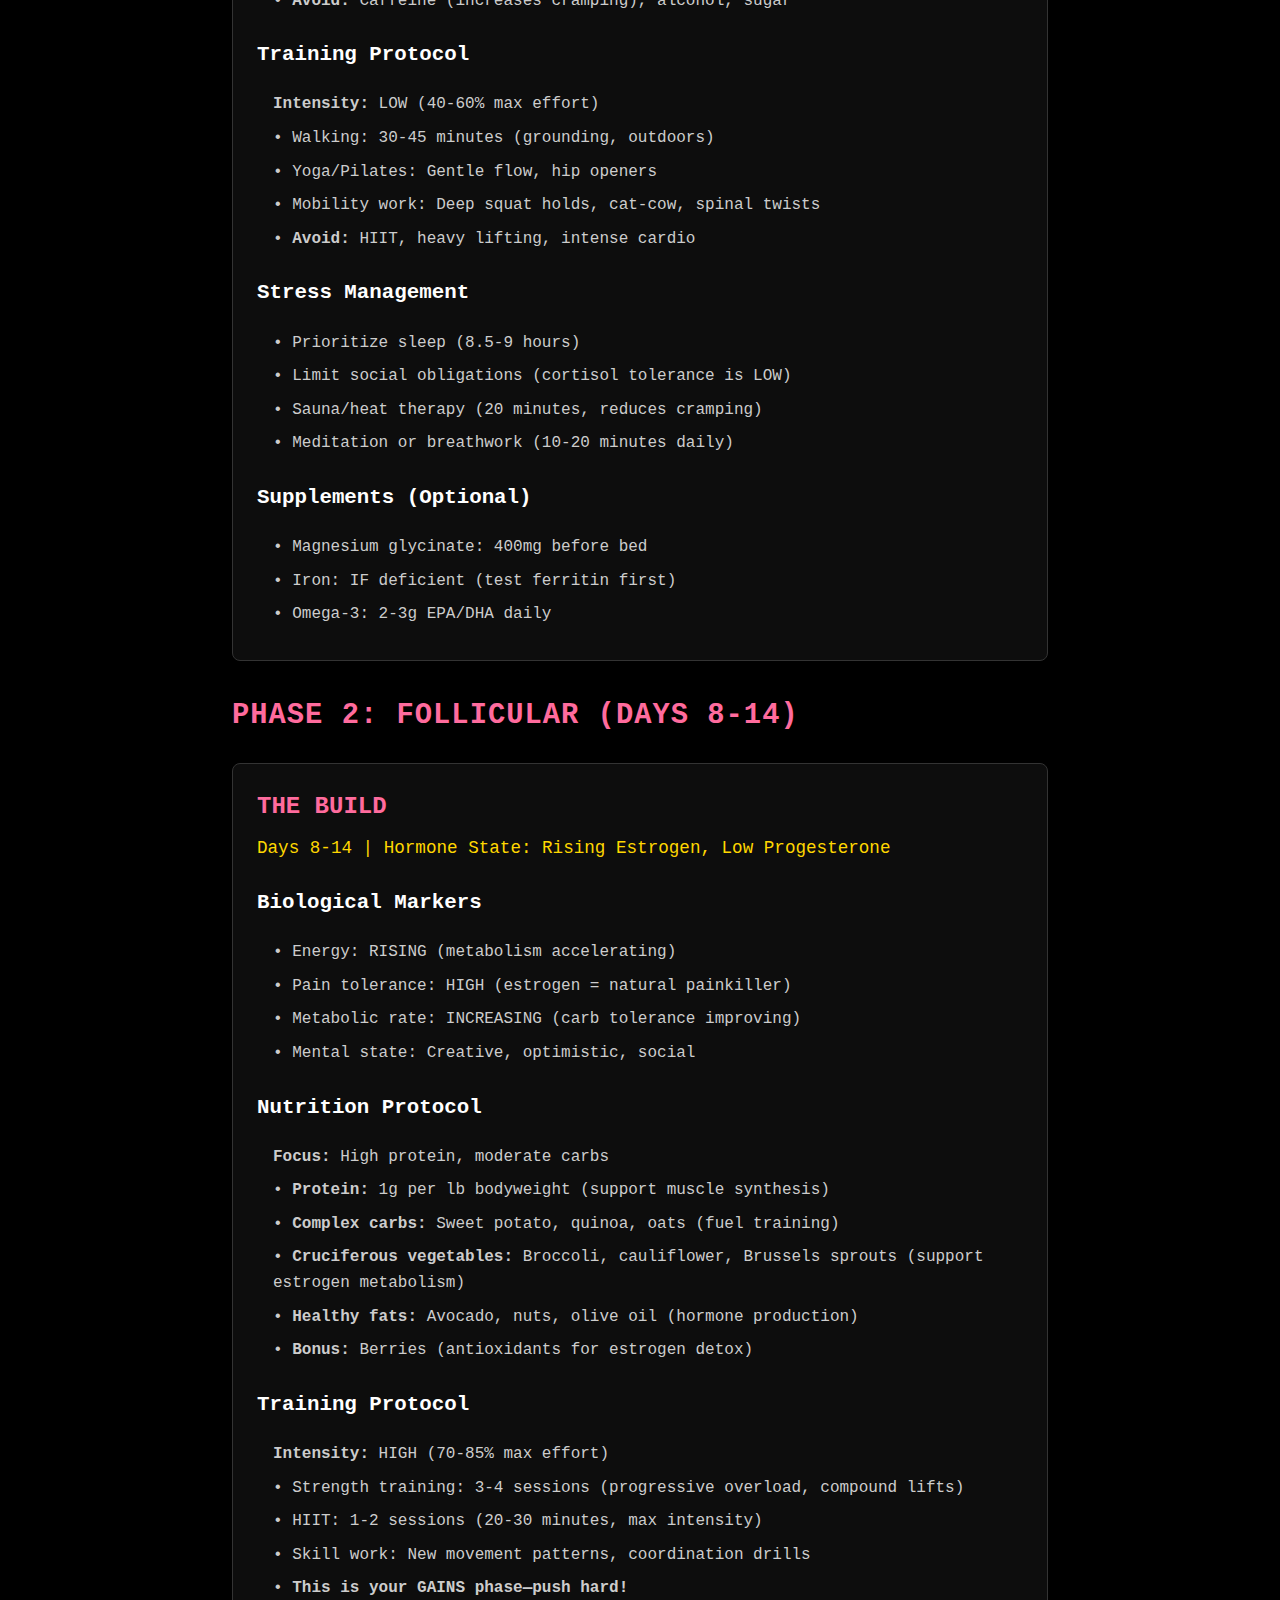
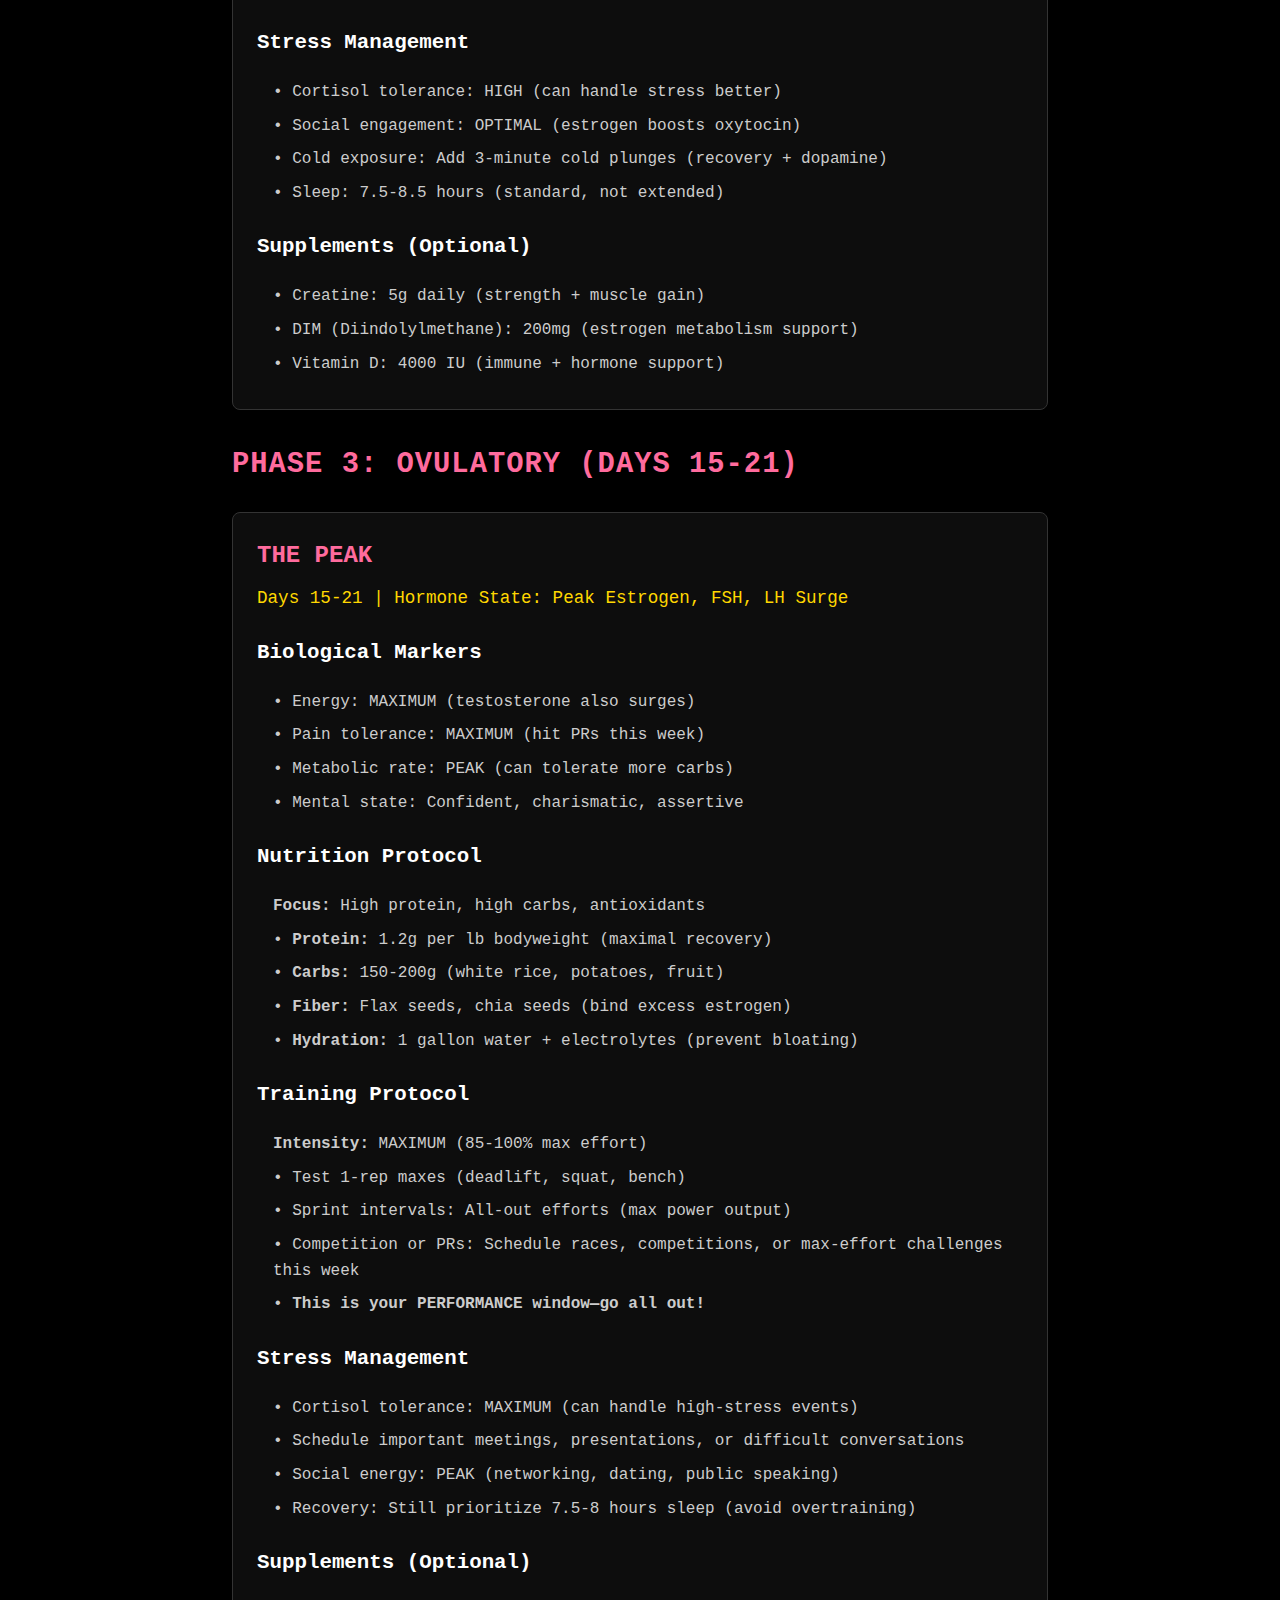
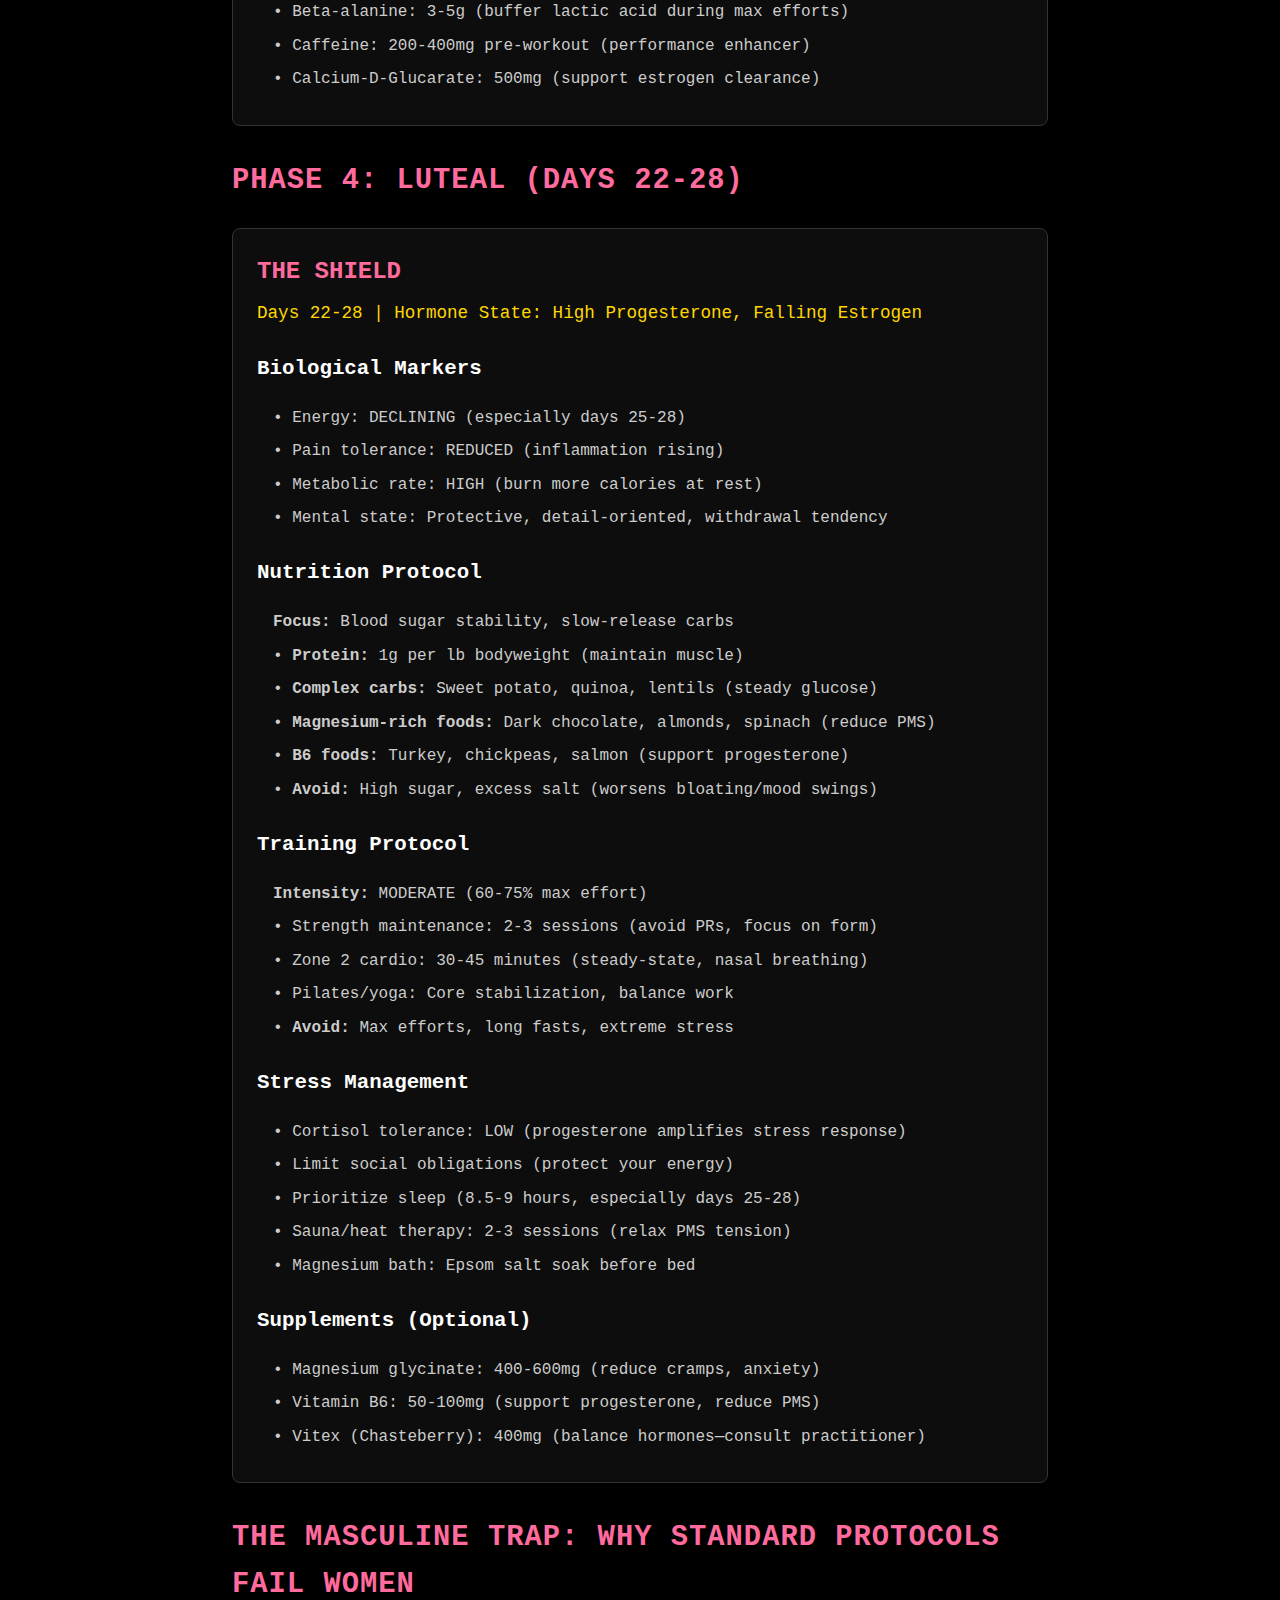
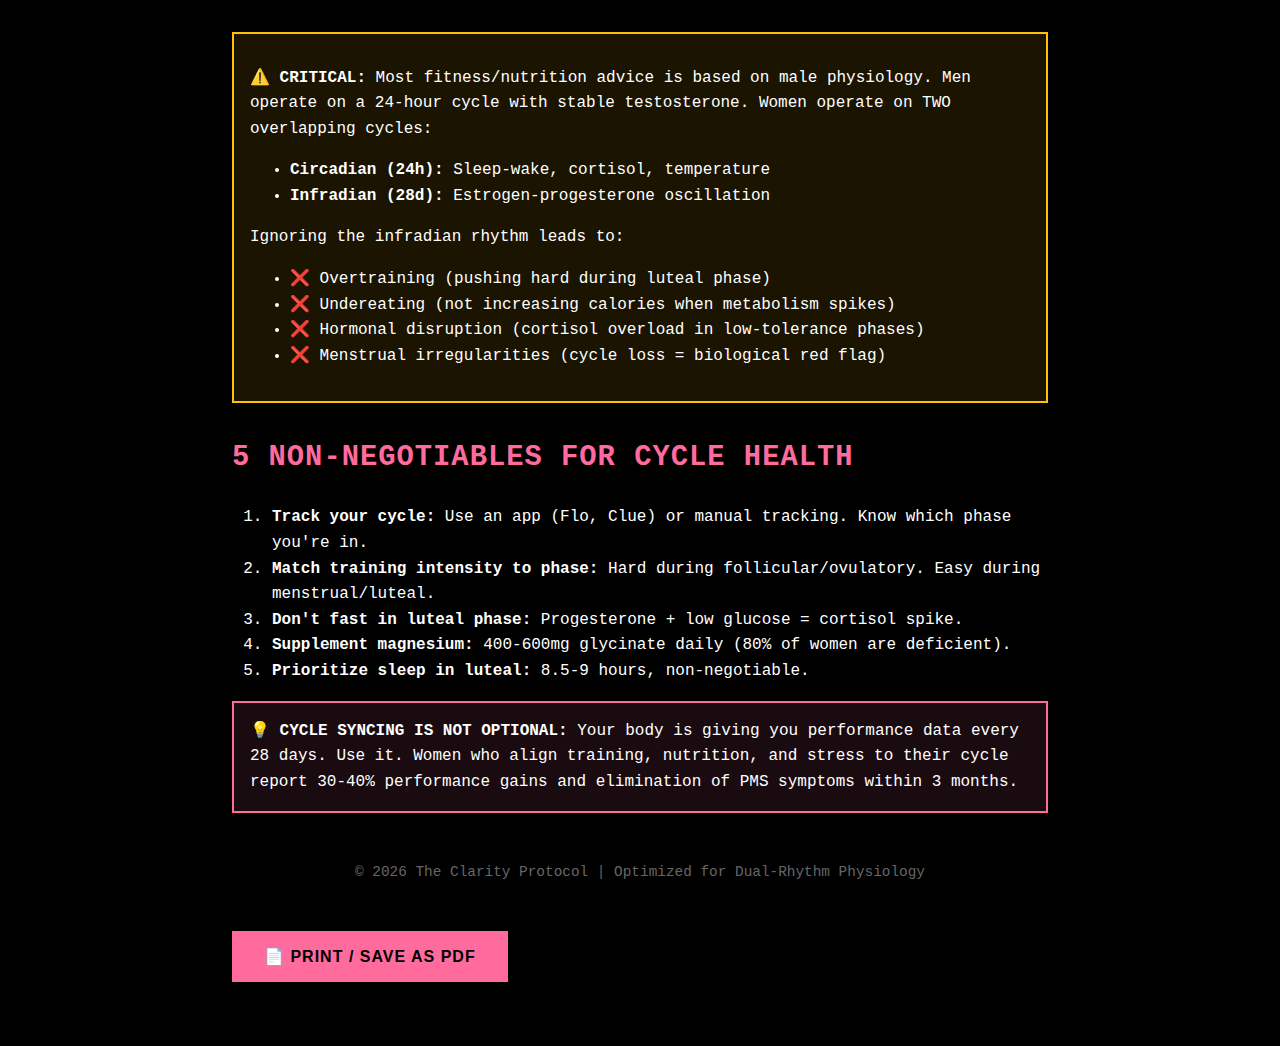
<file: app/guides/hormone-map.html>
<!DOCTYPE html>
<html lang="en">

<head>
    <meta charset="UTF-8">
    <meta name="viewport" content="width=device-width, initial-scale=1.0">
    <title>The 28-Day Hormone Map | The Clarity Protocol</title>
    <link rel="stylesheet" href="print.css" media="print">
    <style>
        body {
            background: #000;
            color: #fff;
            font-family: 'SF Mono', Monaco, 'Courier New', monospace;
            max-width: 8.5in;
            margin: 0 auto;
            padding: 2rem;
            line-height: 1.6;
        }

        h1 {
            color: #FFD700;
            font-size: 2.5rem;
            text-transform: uppercase;
            letter-spacing: 2px;
            border-bottom: 3px solid #FFD700;
            padding-bottom: 1rem;
        }

        h2 {
            color: #FF6B9D;
            font-size: 1.8rem;
            margin-top: 2rem;
            text-transform: uppercase;
            letter-spacing: 1px;
        }

        h3 {
            color: #fff;
            font-size: 1.3rem;
            margin-top: 1.5rem;
        }

        .phase-card {
            background: rgba(255, 255, 255, 0.05);
            border: 1px solid #333;
            border-radius: 8px;
            padding: 1.5rem;
            margin: 1rem 0;
        }

        .phase-title {
            color: #FF6B9D;
            font-size: 1.5rem;
            font-weight: 700;
            text-transform: uppercase;
        }

        .phase-days {
            color: #FFD700;
            font-size: 1.1rem;
            margin: 0.5rem 0;
        }

        .protocol-detail {
            color: #ccc;
            margin: 0.5rem 0 0.5rem 1rem;
        }

        .warning-box {
            background: rgba(255, 193, 7, 0.1);
            border: 2px solid #ffc107;
            padding: 1rem;
            margin: 1rem 0;
        }

        .info-box {
            background: rgba(255, 107, 157, 0.1);
            border: 2px solid #FF6B9D;
            padding: 1rem;
            margin: 1rem 0;
        }

        .print-btn {
            background: #FF6B9D;
            color: #000;
            border: none;
            padding: 1rem 2rem;
            font-size: 1rem;
            font-weight: 700;
            cursor: pointer;
            margin: 2rem 0;
            text-transform: uppercase;
            letter-spacing: 1px;
        }

        @media print {

            .print-btn,
            .no-print {
                display: none !important;
            }
        }
    </style>
</head>

<body>
    <button class="print-btn no-print" onclick="window.print()">📄 PRINT / SAVE AS PDF</button>

    <h1>The 28-Day Hormone Map</h1>
    <p><strong>Feminine Protocol: Optimize Performance Across the Infradian Rhythm</strong></p>
    <p>The masculine 24-hour rhythm (circadian) is only half the story. Women operate on a second biological clock—the
        28-day infradian rhythm. This guide maps your hormonal shifts across all four phases and provides phase-specific
        protocols for nutrition, training, and stress management.</p>

    <div class="info-box">
        <strong>💡 CRITICAL CONTEXT:</strong> The infradian rhythm governs 150+ biological processes, including
        metabolism, stress tolerance, energy allocation, and neurotransmitter production. Ignoring this cycle is like
        running your car on the wrong fuel—it might work, but you'll never hit optimal performance.
    </div>

    <div class="page-break"></div>

    <h2>The 4 Phases: Hormone Cascade Overview</h2>
    <table style="width: 100%; border-collapse: collapse; margin: 1rem 0;">
        <thead>
            <tr style="background: #FF6B9D; color: #000;">
                <th style="padding: 0.75rem;">Phase</th>
                <th>Days</th>
                <th>Dominant Hormones</th>
                <th>Energy State</th>
                <th>Training Focus</th>
            </tr>
        </thead>
        <tbody>
            <tr style="border: 1px solid #333;">
                <td style="padding: 0.75rem; font-weight: bold;">Menstrual</td>
                <td>1-7</td>
                <td>Low E2, Low P4</td>
                <td>Rest & Reset</td>
                <td>Mobility, Walking</td>
            </tr>
            <tr style="border: 1px solid #333; background: rgba(255,255,255,0.03);">
                <td style="padding: 0.75rem; font-weight: bold;">Follicular</td>
                <td>8-14</td>
                <td>Rising E2</td>
                <td>High Energy</td>
                <td>Strength, HIIT</td>
            </tr>
            <tr style="border: 1px solid #333;">
                <td style="padding: 0.75rem; font-weight: bold;">Ovulatory</td>
                <td>15-21</td>
                <td>Peak E2, FSH, LH</td>
                <td>Peak Performance</td>
                <td>Max Intensity</td>
            </tr>
            <tr style="border: 1px solid #333; background: rgba(255,255,255,0.03);">
                <td style="padding: 0.75rem; font-weight: bold;">Luteal</td>
                <td>22-28</td>
                <td>High P4, Falling E2</td>
                <td>Declining Energy</td>
                <td>Moderate, Steady</td>
            </tr>
        </tbody>
    </table>

    <div class="page-break"></div>

    <h2>Phase 1: Menstrual (Days 1-7)</h2>
    <div class="phase-card">
        <div class="phase-title">THE RESET</div>
        <div class="phase-days">Days 1-7 | Hormone State: Low Estrogen, Low Progesterone</div>

        <h3>Biological Markers</h3>
        <div class="protocol-detail">• Energy: LOW (conserve, don't push)</div>
        <div class="protocol-detail">• Pain tolerance: REDUCED (inflammation peaks)</div>
        <div class="protocol-detail">• Metabolic rate: LOW (insulin sensitivity high)</div>
        <div class="protocol-detail">• Mental state: Introspective, analytical</div>

        <h3>Nutrition Protocol</h3>
        <div class="protocol-detail"><strong>Focus:</strong> Anti-inflammatory, mineral-rich</div>
        <div class="protocol-detail">• <strong>Iron:</strong> Grass-fed beef, lamb, bison (replenish blood loss)</div>
        <div class="protocol-detail">• <strong>Magnesium:</strong> Dark leafy greens, pumpkin seeds, dark chocolate
            (85%+)</div>
        <div class="protocol-detail">• <strong>Omega-3s:</strong> Wild salmon, sardines, mackerel (reduce inflammation)
        </div>
        <div class="protocol-detail">• <strong>Warming spices:</strong> Ginger, turmeric, cinnamon (improve circulation)
        </div>
        <div class="protocol-detail">• <strong>Avoid:</strong> Caffeine (increases cramping), alcohol, sugar</div>

        <h3>Training Protocol</h3>
        <div class="protocol-detail"><strong>Intensity:</strong> LOW (40-60% max effort)</div>
        <div class="protocol-detail">• Walking: 30-45 minutes (grounding, outdoors)</div>
        <div class="protocol-detail">• Yoga/Pilates: Gentle flow, hip openers</div>
        <div class="protocol-detail">• Mobility work: Deep squat holds, cat-cow, spinal twists</div>
        <div class="protocol-detail">• <strong>Avoid:</strong> HIIT, heavy lifting, intense cardio</div>

        <h3>Stress Management</h3>
        <div class="protocol-detail">• Prioritize sleep (8.5-9 hours)</div>
        <div class="protocol-detail">• Limit social obligations (cortisol tolerance is LOW)</div>
        <div class="protocol-detail">• Sauna/heat therapy (20 minutes, reduces cramping)</div>
        <div class="protocol-detail">• Meditation or breathwork (10-20 minutes daily)</div>

        <h3>Supplements (Optional)</h3>
        <div class="protocol-detail">• Magnesium glycinate: 400mg before bed</div>
        <div class="protocol-detail">• Iron: IF deficient (test ferritin first)</div>
        <div class="protocol-detail">• Omega-3: 2-3g EPA/DHA daily</div>
    </div>

    <div class="page-break"></div>

    <h2>Phase 2: Follicular (Days 8-14)</h2>
    <div class="phase-card">
        <div class="phase-title">THE BUILD</div>
        <div class="phase-days">Days 8-14 | Hormone State: Rising Estrogen, Low Progesterone</div>

        <h3>Biological Markers</h3>
        <div class="protocol-detail">• Energy: RISING (metabolism accelerating)</div>
        <div class="protocol-detail">• Pain tolerance: HIGH (estrogen = natural painkiller)</div>
        <div class="protocol-detail">• Metabolic rate: INCREASING (carb tolerance improving)</div>
        <div class="protocol-detail">• Mental state: Creative, optimistic, social</div>

        <h3>Nutrition Protocol</h3>
        <div class="protocol-detail"><strong>Focus:</strong> High protein, moderate carbs</div>
        <div class="protocol-detail">• <strong>Protein:</strong> 1g per lb bodyweight (support muscle synthesis)</div>
        <div class="protocol-detail">• <strong>Complex carbs:</strong> Sweet potato, quinoa, oats (fuel training)</div>
        <div class="protocol-detail">• <strong>Cruciferous vegetables:</strong> Broccoli, cauliflower, Brussels sprouts
            (support estrogen metabolism)</div>
        <div class="protocol-detail">• <strong>Healthy fats:</strong> Avocado, nuts, olive oil (hormone production)
        </div>
        <div class="protocol-detail">• <strong>Bonus:</strong> Berries (antioxidants for estrogen detox)</div>

        <h3>Training Protocol</h3>
        <div class="protocol-detail"><strong>Intensity:</strong> HIGH (70-85% max effort)</div>
        <div class="protocol-detail">• Strength training: 3-4 sessions (progressive overload, compound lifts)</div>
        <div class="protocol-detail">• HIIT: 1-2 sessions (20-30 minutes, max intensity)</div>
        <div class="protocol-detail">• Skill work: New movement patterns, coordination drills</div>
        <div class="protocol-detail">• <strong>This is your GAINS phase—push hard!</strong></div>

        <h3>Stress Management</h3>
        <div class="protocol-detail">• Cortisol tolerance: HIGH (can handle stress better)</div>
        <div class="protocol-detail">• Social engagement: OPTIMAL (estrogen boosts oxytocin)</div>
        <div class="protocol-detail">• Cold exposure: Add 3-minute cold plunges (recovery + dopamine)</div>
        <div class="protocol-detail">• Sleep: 7.5-8.5 hours (standard, not extended)</div>

        <h3>Supplements (Optional)</h3>
        <div class="protocol-detail">• Creatine: 5g daily (strength + muscle gain)</div>
        <div class="protocol-detail">• DIM (Diindolylmethane): 200mg (estrogen metabolism support)</div>
        <div class="protocol-detail">• Vitamin D: 4000 IU (immune + hormone support)</div>
    </div>

    <div class="page-break"></div>

    <h2>Phase 3: Ovulatory (Days 15-21)</h2>
    <div class="phase-card">
        <div class="phase-title">THE PEAK</div>
        <div class="phase-days">Days 15-21 | Hormone State: Peak Estrogen, FSH, LH Surge</div>

        <h3>Biological Markers</h3>
        <div class="protocol-detail">• Energy: MAXIMUM (testosterone also surges)</div>
        <div class="protocol-detail">• Pain tolerance: MAXIMUM (hit PRs this week)</div>
        <div class="protocol-detail">• Metabolic rate: PEAK (can tolerate more carbs)</div>
        <div class="protocol-detail">• Mental state: Confident, charismatic, assertive</div>

        <h3>Nutrition Protocol</h3>
        <div class="protocol-detail"><strong>Focus:</strong> High protein, high carbs, antioxidants</div>
        <div class="protocol-detail">• <strong>Protein:</strong> 1.2g per lb bodyweight (maximal recovery)</div>
        <div class="protocol-detail">• <strong>Carbs:</strong> 150-200g (white rice, potatoes, fruit)</div>
        <div class="protocol-detail">• <strong>Fiber:</strong> Flax seeds, chia seeds (bind excess estrogen)</div>
        <div class="protocol-detail">• <strong>Hydration:</strong> 1 gallon water + electrolytes (prevent bloating)
        </div>

        <h3>Training Protocol</h3>
        <div class="protocol-detail"><strong>Intensity:</strong> MAXIMUM (85-100% max effort)</div>
        <div class="protocol-detail">• Test 1-rep maxes (deadlift, squat, bench)</div>
        <div class="protocol-detail">• Sprint intervals: All-out efforts (max power output)</div>
        <div class="protocol-detail">• Competition or PRs: Schedule races, competitions, or max-effort challenges this
            week</div>
        <div class="protocol-detail">• <strong>This is your PERFORMANCE window—go all out!</strong></div>

        <h3>Stress Management</h3>
        <div class="protocol-detail">• Cortisol tolerance: MAXIMUM (can handle high-stress events)</div>
        <div class="protocol-detail">• Schedule important meetings, presentations, or difficult conversations</div>
        <div class="protocol-detail">• Social energy: PEAK (networking, dating, public speaking)</div>
        <div class="protocol-detail">• Recovery: Still prioritize 7.5-8 hours sleep (avoid overtraining)</div>

        <h3>Supplements (Optional)</h3>
        <div class="protocol-detail">• Beta-alanine: 3-5g (buffer lactic acid during max efforts)</div>
        <div class="protocol-detail">• Caffeine: 200-400mg pre-workout (performance enhancer)</div>
        <div class="protocol-detail">• Calcium-D-Glucarate: 500mg (support estrogen clearance)</div>
    </div>

    <div class="page-break"></div>

    <h2>Phase 4: Luteal (Days 22-28)</h2>
    <div class="phase-card">
        <div class="phase-title">THE SHIELD</div>
        <div class="phase-days">Days 22-28 | Hormone State: High Progesterone, Falling Estrogen</div>

        <h3>Biological Markers</h3>
        <div class="protocol-detail">• Energy: DECLINING (especially days 25-28)</div>
        <div class="protocol-detail">• Pain tolerance: REDUCED (inflammation rising)</div>
        <div class="protocol-detail">• Metabolic rate: HIGH (burn more calories at rest)</div>
        <div class="protocol-detail">• Mental state: Protective, detail-oriented, withdrawal tendency</div>

        <h3>Nutrition Protocol</h3>
        <div class="protocol-detail"><strong>Focus:</strong> Blood sugar stability, slow-release carbs</div>
        <div class="protocol-detail">• <strong>Protein:</strong> 1g per lb bodyweight (maintain muscle)</div>
        <div class="protocol-detail">• <strong>Complex carbs:</strong> Sweet potato, quinoa, lentils (steady glucose)
        </div>
        <div class="protocol-detail">• <strong>Magnesium-rich foods:</strong> Dark chocolate, almonds, spinach (reduce
            PMS)</div>
        <div class="protocol-detail">• <strong>B6 foods:</strong> Turkey, chickpeas, salmon (support progesterone)</div>
        <div class="protocol-detail">• <strong>Avoid:</strong> High sugar, excess salt (worsens bloating/mood swings)
        </div>

        <h3>Training Protocol</h3>
        <div class="protocol-detail"><strong>Intensity:</strong> MODERATE (60-75% max effort)</div>
        <div class="protocol-detail">• Strength maintenance: 2-3 sessions (avoid PRs, focus on form)</div>
        <div class="protocol-detail">• Zone 2 cardio: 30-45 minutes (steady-state, nasal breathing)</div>
        <div class="protocol-detail">• Pilates/yoga: Core stabilization, balance work</div>
        <div class="protocol-detail">• <strong>Avoid:</strong> Max efforts, long fasts, extreme stress</div>

        <h3>Stress Management</h3>
        <div class="protocol-detail">• Cortisol tolerance: LOW (progesterone amplifies stress response)</div>
        <div class="protocol-detail">• Limit social obligations (protect your energy)</div>
        <div class="protocol-detail">• Prioritize sleep (8.5-9 hours, especially days 25-28)</div>
        <div class="protocol-detail">• Sauna/heat therapy: 2-3 sessions (relax PMS tension)</div>
        <div class="protocol-detail">• Magnesium bath: Epsom salt soak before bed</div>

        <h3>Supplements (Optional)</h3>
        <div class="protocol-detail">• Magnesium glycinate: 400-600mg (reduce cramps, anxiety)</div>
        <div class="protocol-detail">• Vitamin B6: 50-100mg (support progesterone, reduce PMS)</div>
        <div class="protocol-detail">• Vitex (Chasteberry): 400mg (balance hormones—consult practitioner)</div>
    </div>

    <div class="page-break"></div>

    <h2>The Masculine Trap: Why Standard Protocols Fail Women</h2>
    <div class="warning-box">
        <p><strong>⚠️ CRITICAL:</strong> Most fitness/nutrition advice is based on male physiology. Men operate on a
            24-hour cycle with stable testosterone. Women operate on TWO overlapping cycles:</p>
        <ul>
            <li><strong>Circadian (24h):</strong> Sleep-wake, cortisol, temperature</li>
            <li><strong>Infradian (28d):</strong> Estrogen-progesterone oscillation</li>
        </ul>
        <p>Ignoring the infradian rhythm leads to:</p>
        <ul>
            <li>❌ Overtraining (pushing hard during luteal phase)</li>
            <li>❌ Undereating (not increasing calories when metabolism spikes)</li>
            <li>❌ Hormonal disruption (cortisol overload in low-tolerance phases)</li>
            <li>❌ Menstrual irregularities (cycle loss = biological red flag)</li>
        </ul>
    </div>

    <h2>5 Non-Negotiables for Cycle Health</h2>
    <ol>
        <li><strong>Track your cycle:</strong> Use an app (Flo, Clue) or manual tracking. Know which phase you're in.
        </li>
        <li><strong>Match training intensity to phase:</strong> Hard during follicular/ovulatory. Easy during
            menstrual/luteal.</li>
        <li><strong>Don't fast in luteal phase:</strong> Progesterone + low glucose = cortisol spike.</li>
        <li><strong>Supplement magnesium:</strong> 400-600mg glycinate daily (80% of women are deficient).</li>
        <li><strong>Prioritize sleep in luteal:</strong> 8.5-9 hours, non-negotiable.</li>
    </ol>

    <div class="info-box">
        <strong>💡 CYCLE SYNCING IS NOT OPTIONAL:</strong> Your body is giving you performance data every 28 days. Use
        it. Women who align training, nutrition, and stress to their cycle report 30-40% performance gains and
        elimination of PMS symptoms within 3 months.
    </div>

    <p style="margin-top: 3rem; text-align: center; font-size: 0.9rem; color: #666;">
        © 2026 The Clarity Protocol | Optimized for Dual-Rhythm Physiology
    </p>

    <button class="print-btn no-print" onclick="window.print()">📄 PRINT / SAVE AS PDF</button>
</body>

</html>
</file>
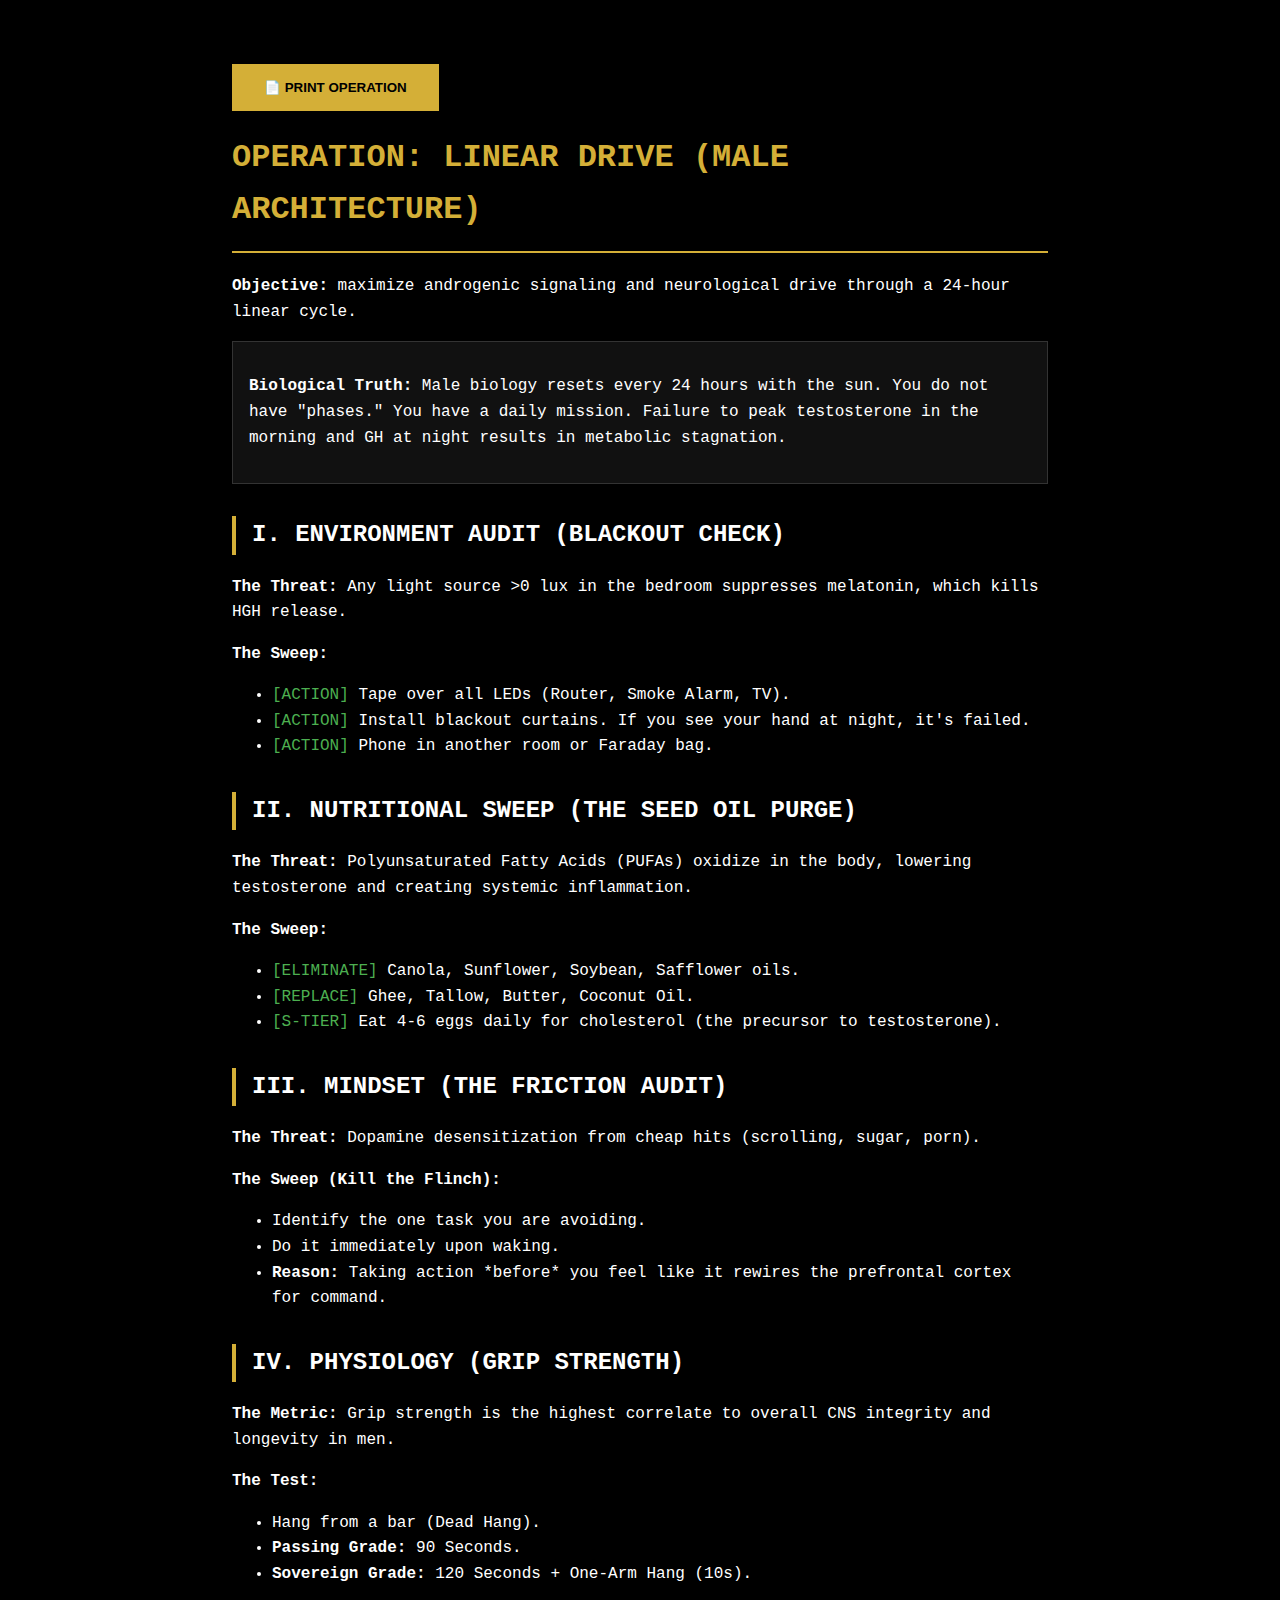
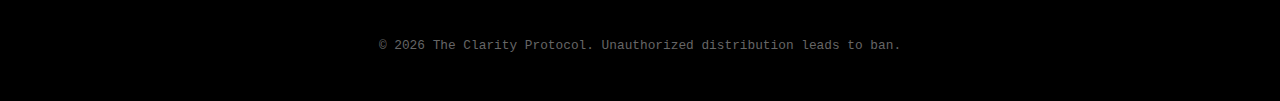
<file: app/guides/male-tactical-sweep.html>
<!DOCTYPE html>
<html lang="en">

<head>
    <meta charset="UTF-8">
    <meta name="viewport" content="width=device-width, initial-scale=1.0">
    <title>Sovereign Protocol: Male Linear Drive | The Clarity Protocol</title>
    <link rel="stylesheet" href="print.css" media="print">
    <style>
        body {
            background: #000;
            color: #fff;
            font-family: 'SF Mono', monospace;
            padding: 2rem;
            max-width: 8.5in;
            margin: 0 auto;
            line-height: 1.6;
        }

        h1 {
            color: #D4AF37;
            border-bottom: 2px solid #D4AF37;
            padding-bottom: 1rem;
            text-transform: uppercase;
        }

        h2 {
            color: #fff;
            border-left: 4px solid #D4AF37;
            padding-left: 1rem;
            margin-top: 2rem;
            text-transform: uppercase;
        }

        .stat-box {
            border: 1px solid #333;
            padding: 1rem;
            margin: 1rem 0;
            background: #111;
        }

        .metric {
            color: #D4AF37;
            font-weight: bold;
        }

        .action {
            color: #4CAF50;
        }

        .print-btn {
            background: #D4AF37;
            color: #000;
            padding: 1rem 2rem;
            border: none;
            font-weight: bold;
            cursor: pointer;
            margin-top: 2rem;
        }

        @media print {
            .no-print {
                display: none;
            }
        }
    </style>
</head>

<body>
    <button class="print-btn no-print" onclick="window.print()">📄 PRINT OPERATION</button>

    <h1>Operation: Linear Drive (Male Architecture)</h1>
    <p><strong>Objective:</strong> maximize androgenic signaling and neurological drive through a 24-hour linear cycle.
    </p>

    <div class="stat-box">
        <p><strong>Biological Truth:</strong> Male biology resets every 24 hours with the sun. You do not have "phases."
            You have a daily mission. Failure to peak testosterone in the morning and GH at night results in metabolic
            stagnation.</p>
    </div>

    <h2>I. Environment Audit (Blackout Check)</h2>
    <p><strong>The Threat:</strong> Any light source >0 lux in the bedroom suppresses melatonin, which kills HGH
        release.</p>
    <p><strong>The Sweep:</strong></p>
    <ul>
        <li><span class="action">[ACTION]</span> Tape over all LEDs (Router, Smoke Alarm, TV).</li>
        <li><span class="action">[ACTION]</span> Install blackout curtains. If you see your hand at night, it's failed.
        </li>
        <li><span class="action">[ACTION]</span> Phone in another room or Faraday bag.</li>
    </ul>

    <h2>II. Nutritional Sweep (The Seed Oil Purge)</h2>
    <p><strong>The Threat:</strong> Polyunsaturated Fatty Acids (PUFAs) oxidize in the body, lowering testosterone and
        creating systemic inflammation.</p>
    <p><strong>The Sweep:</strong></p>
    <ul>
        <li><span class="action">[ELIMINATE]</span> Canola, Sunflower, Soybean, Safflower oils.</li>
        <li><span class="action">[REPLACE]</span> Ghee, Tallow, Butter, Coconut Oil.</li>
        <li><span class="action">[S-TIER]</span> Eat 4-6 eggs daily for cholesterol (the precursor to testosterone).
        </li>
    </ul>

    <h2>III. Mindset (The Friction Audit)</h2>
    <p><strong>The Threat:</strong> Dopamine desensitization from cheap hits (scrolling, sugar, porn).</p>
    <p><strong>The Sweep (Kill the Flinch):</strong></p>
    <ul>
        <li>Identify the one task you are avoiding.</li>
        <li>Do it immediately upon waking.</li>
        <li><strong>Reason:</strong> Taking action *before* you feel like it rewires the prefrontal cortex for command.
        </li>
    </ul>

    <h2>IV. Physiology (Grip Strength)</h2>
    <p><strong>The Metric:</strong> Grip strength is the highest correlate to overall CNS integrity and longevity in
        men.</p>
    <p><strong>The Test:</strong></p>
    <ul>
        <li>Hang from a bar (Dead Hang).</li>
        <li><strong>Passing Grade:</strong> 90 Seconds.</li>
        <li><strong>Sovereign Grade:</strong> 120 Seconds + One-Arm Hang (10s).</li>
    </ul>

    <p style="margin-top: 3rem; text-align: center; color: #666; font-size: 0.8rem;">
        © 2026 The Clarity Protocol. Unauthorized distribution leads to ban.
    </p>
</body>

</html>
</file>
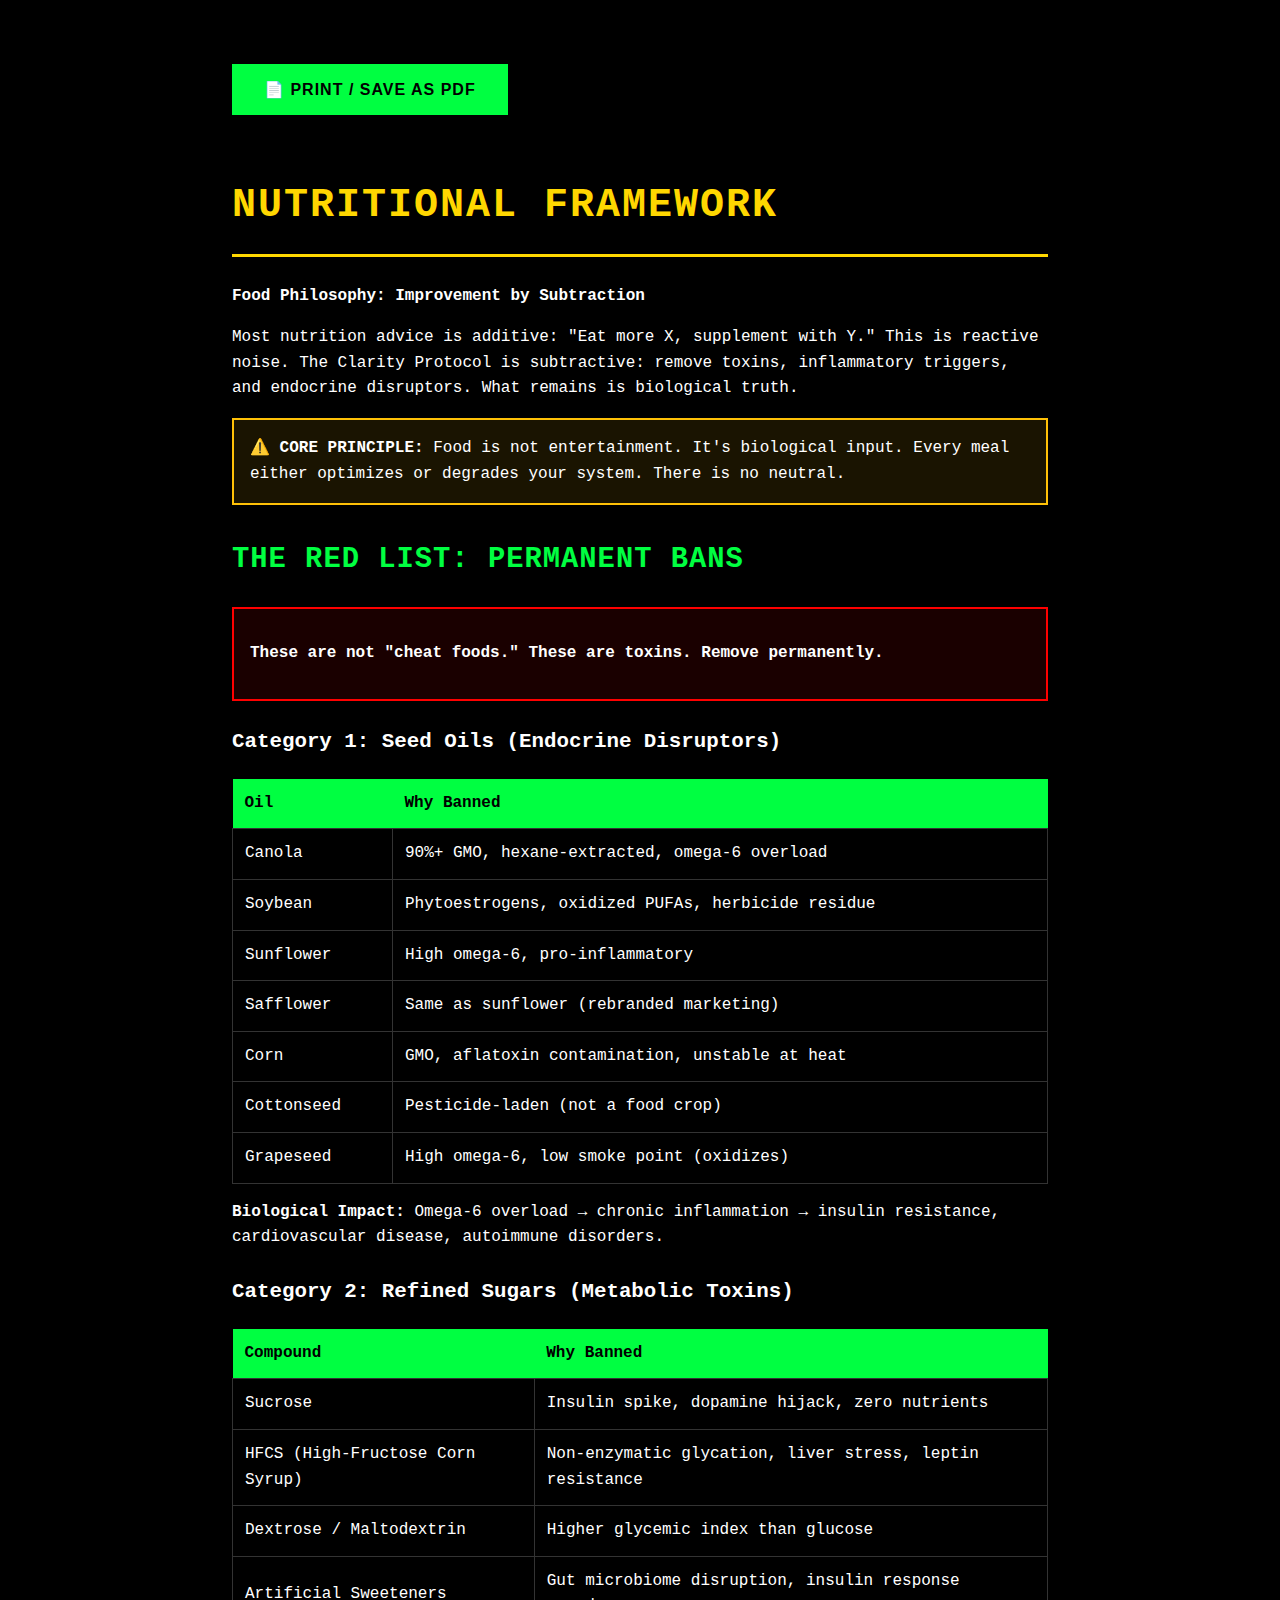
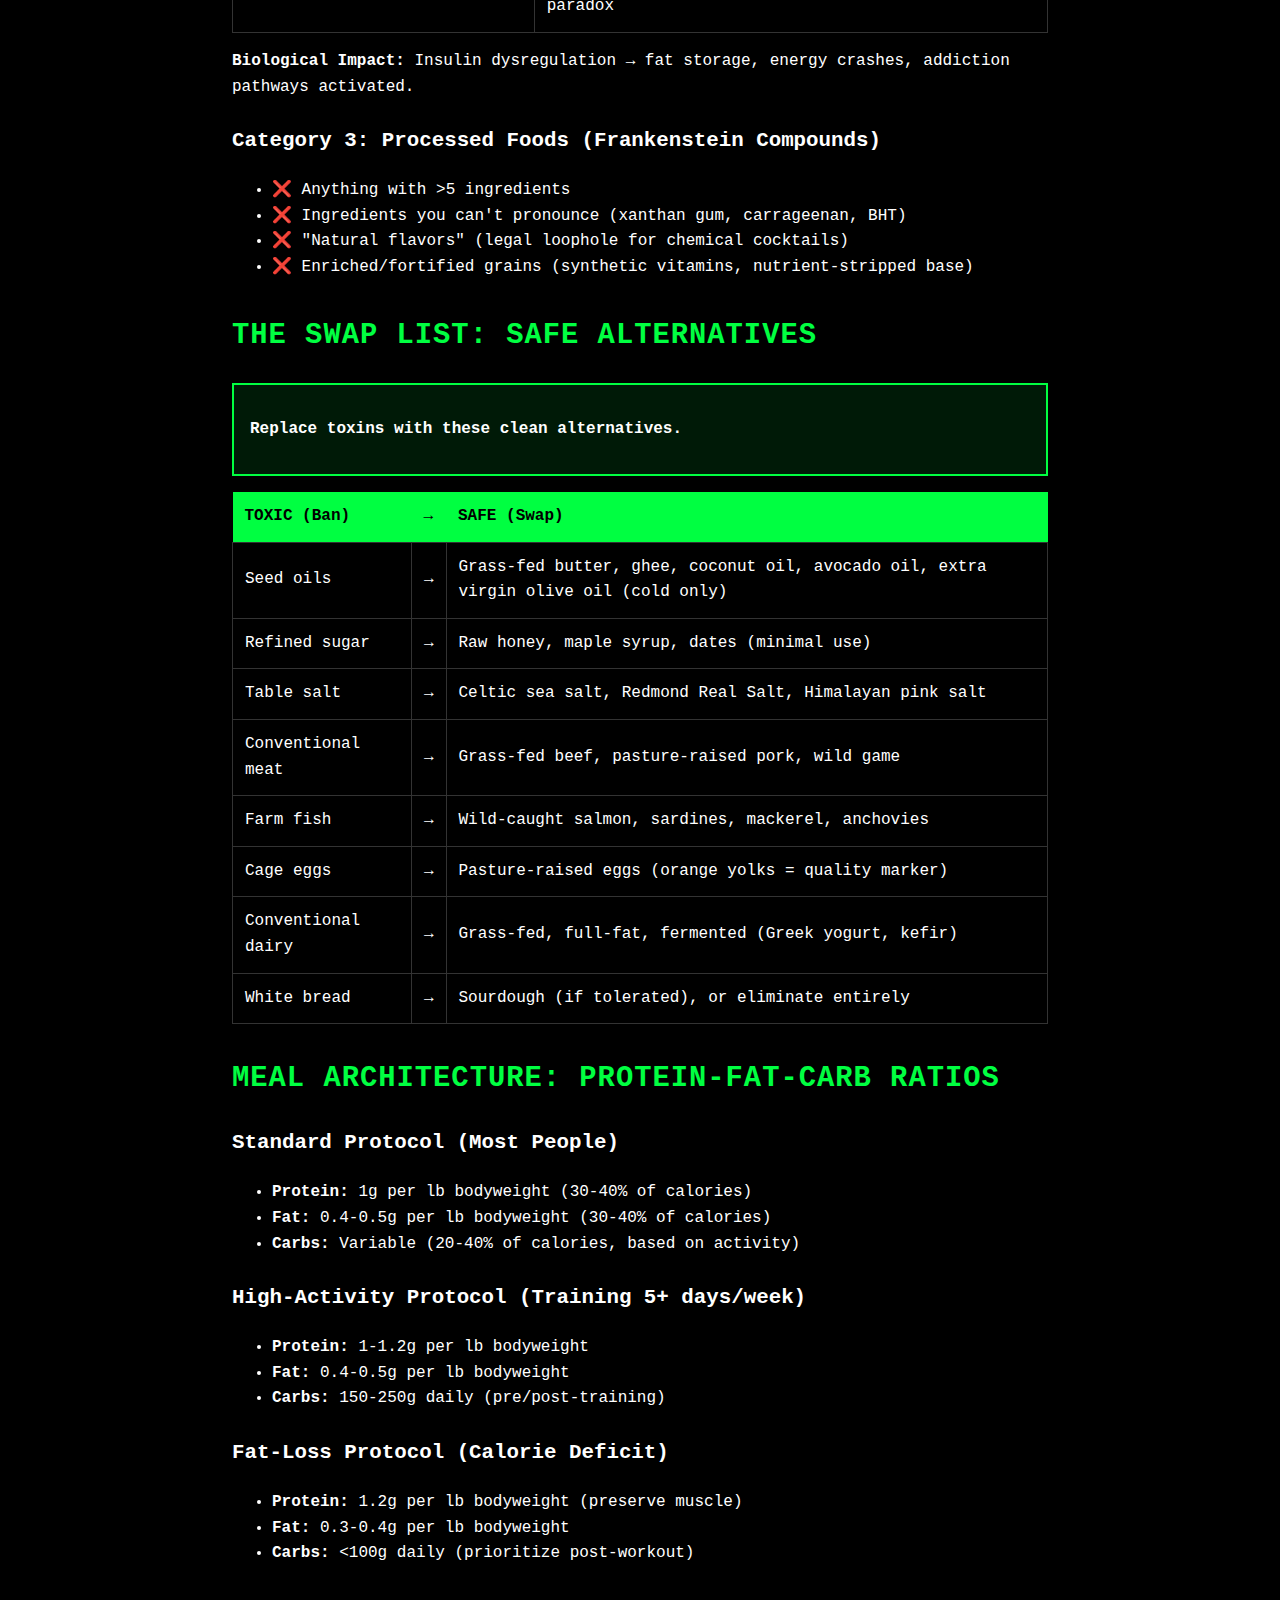
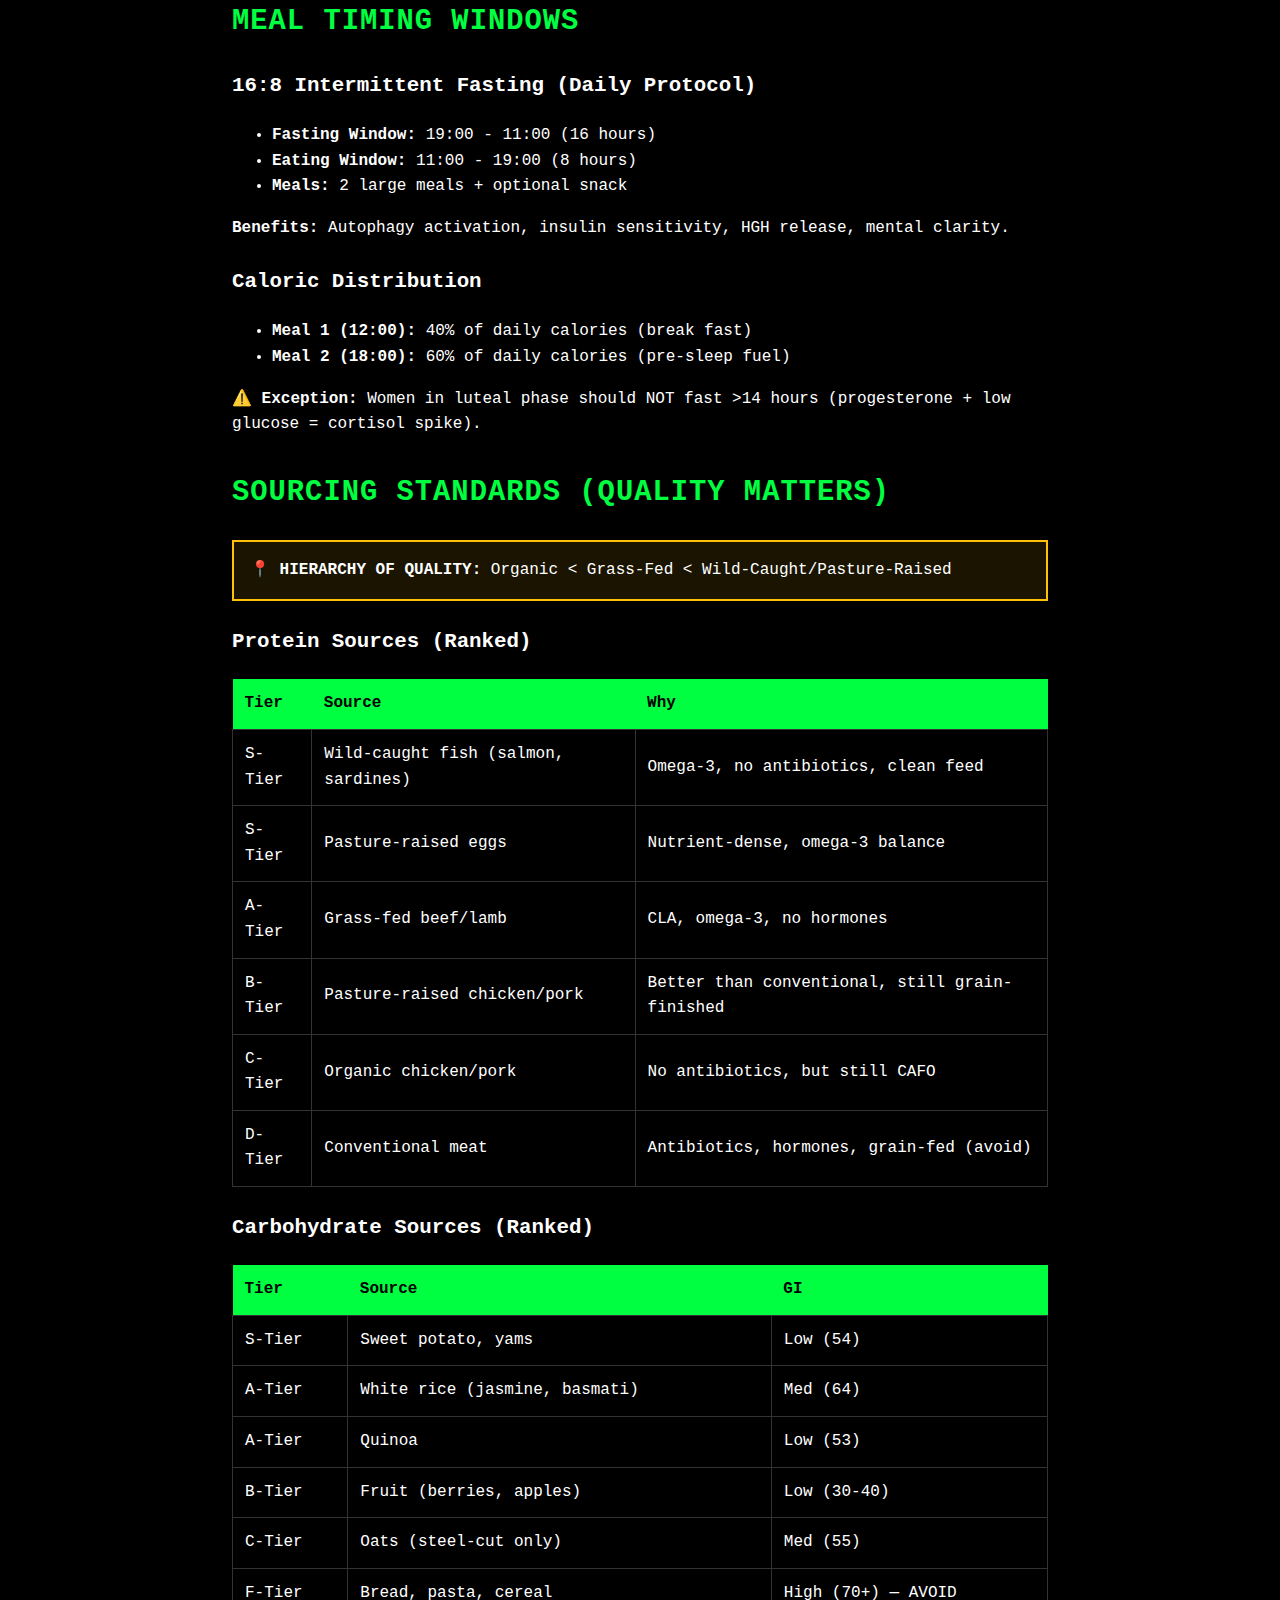
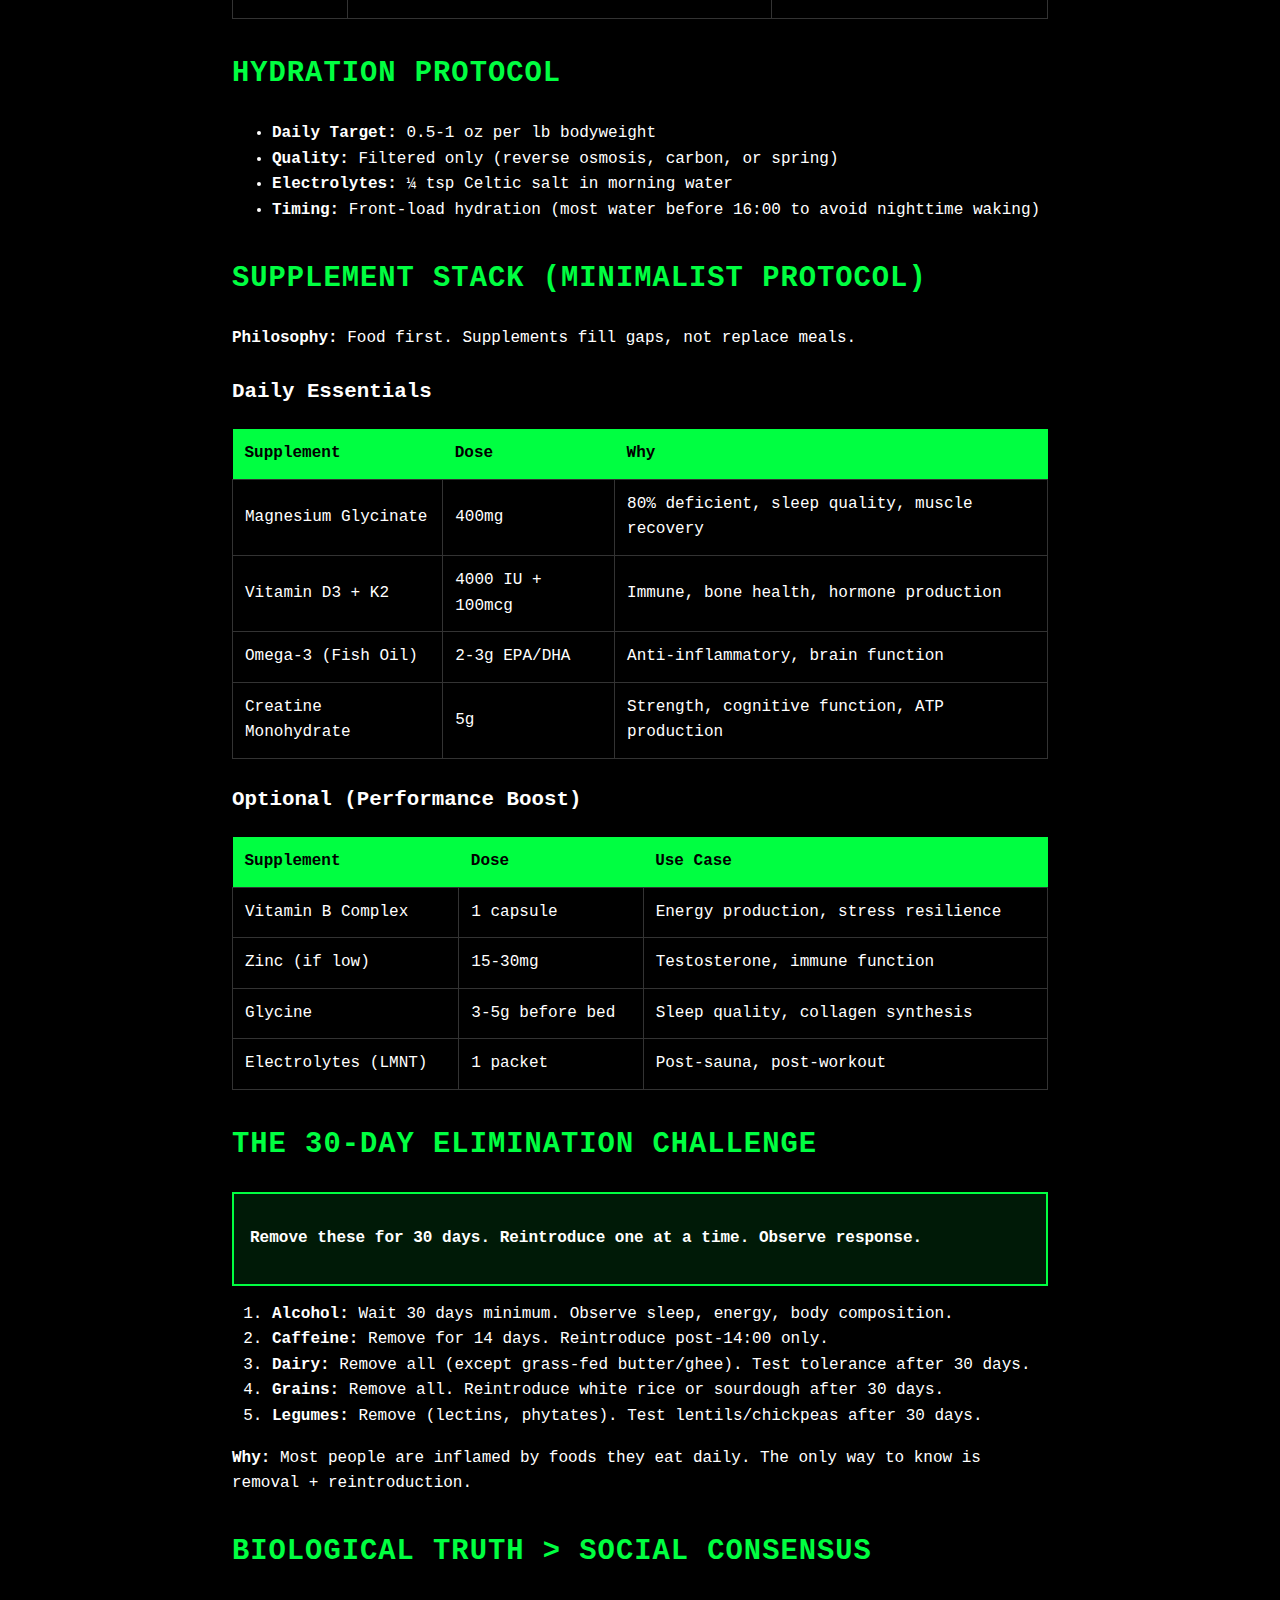
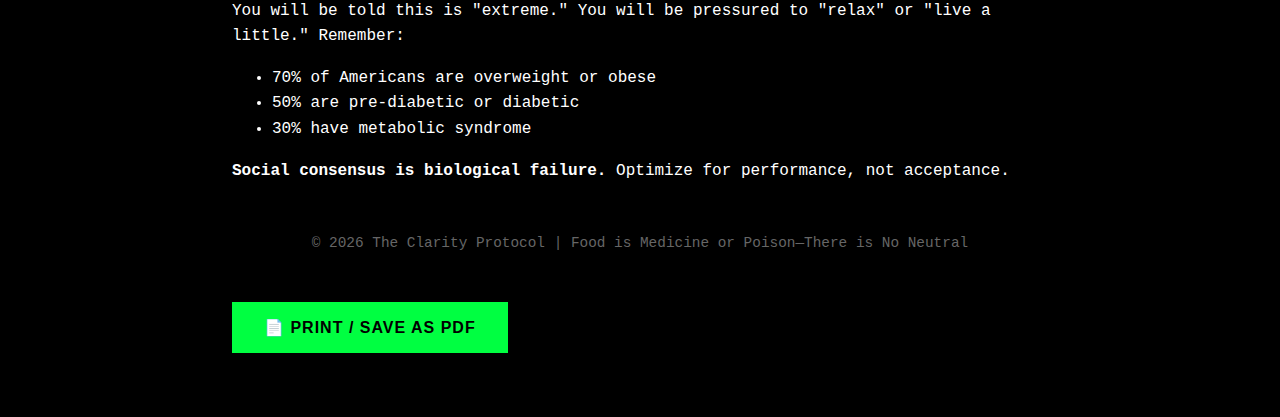
<file: app/guides/nutritional-framework.html>
<!DOCTYPE html>
<html lang="en">

<head>
    <meta charset="UTF-8">
    <meta name="viewport" content="width=device-width, initial-scale=1.0">
    <title>Nutritional Framework | The Clarity Protocol</title>
    <link rel="stylesheet" href="print.css" media="print">
    <style>
        body {
            background: #000;
            color: #fff;
            font-family: 'SF Mono', Monaco, 'Courier New', monospace;
            max-width: 8.5in;
            margin: 0 auto;
            padding: 2rem;
            line-height: 1.6;
        }

        h1 {
            color: #FFD700;
            font-size: 2.5rem;
            text-transform: uppercase;
            letter-spacing: 2px;
            border-bottom: 3px solid #FFD700;
            padding-bottom: 1rem;
        }

        h2 {
            color: #00FF41;
            font-size: 1.8rem;
            margin-top: 2rem;
            text-transform: uppercase;
            letter-spacing: 1px;
        }

        h3 {
            color: #fff;
            font-size: 1.3rem;
            margin-top: 1.5rem;
        }

        table {
            width: 100%;
            border-collapse: collapse;
            margin: 1rem 0;
        }

        th {
            background: #00FF41;
            color: #000;
            padding: 0.75rem;
            text-align: left;
        }

        td {
            border: 1px solid #333;
            padding: 0.75rem;
        }

        .red-box {
            background: rgba(255, 0, 0, 0.1);
            border: 2px solid #ff0000;
            padding: 1rem;
            margin: 1rem 0;
        }

        .green-box {
            background: rgba(0, 255, 65, 0.1);
            border: 2px solid #00FF41;
            padding: 1rem;
            margin: 1rem 0;
        }

        .warning-box {
            background: rgba(255, 193, 7, 0.1);
            border: 2px solid #ffc107;
            padding: 1rem;
            margin: 1rem 0;
        }

        .print-btn {
            background: #00FF41;
            color: #000;
            border: none;
            padding: 1rem 2rem;
            font-size: 1rem;
            font-weight: 700;
            cursor: pointer;
            margin: 2rem 0;
            text-transform: uppercase;
            letter-spacing: 1px;
        }

        @media print {

            .print-btn,
            .no-print {
                display: none !important;
            }
        }
    </style>
</head>

<body>
    <button class="print-btn no-print" onclick="window.print()">📄 PRINT / SAVE AS PDF</button>

    <h1>Nutritional Framework</h1>
    <p><strong>Food Philosophy: Improvement by Subtraction</strong></p>
    <p>Most nutrition advice is additive: "Eat more X, supplement with Y." This is reactive noise. The Clarity Protocol
        is subtractive: remove toxins, inflammatory triggers, and endocrine disruptors. What remains is biological
        truth.</p>

    <div class="warning-box">
        <strong>⚠️ CORE PRINCIPLE:</strong> Food is not entertainment. It's biological input. Every meal either
        optimizes or degrades your system. There is no neutral.
    </div>

    <h2>The Red List: Permanent Bans</h2>
    <div class="red-box">
        <p><strong>These are not "cheat foods." These are toxins. Remove permanently.</strong></p>
    </div>

    <h3>Category 1: Seed Oils (Endocrine Disruptors)</h3>
    <table>
        <tr>
            <th>Oil</th>
            <th>Why Banned</th>
        </tr>
        <tr>
            <td>Canola</td>
            <td>90%+ GMO, hexane-extracted, omega-6 overload</td>
        </tr>
        <tr>
            <td>Soybean</td>
            <td>Phytoestrogens, oxidized PUFAs, herbicide residue</td>
        </tr>
        <tr>
            <td>Sunflower</td>
            <td>High omega-6, pro-inflammatory</td>
        </tr>
        <tr>
            <td>Safflower</td>
            <td>Same as sunflower (rebranded marketing)</td>
        </tr>
        <tr>
            <td>Corn</td>
            <td>GMO, aflatoxin contamination, unstable at heat</td>
        </tr>
        <tr>
            <td>Cottonseed</td>
            <td>Pesticide-laden (not a food crop)</td>
        </tr>
        <tr>
            <td>Grapeseed</td>
            <td>High omega-6, low smoke point (oxidizes)</td>
        </tr>
    </table>
    <p><strong>Biological Impact:</strong> Omega-6 overload → chronic inflammation → insulin resistance, cardiovascular
        disease, autoimmune disorders.</p>

    <h3>Category 2: Refined Sugars (Metabolic Toxins)</h3>
    <table>
        <tr>
            <th>Compound</th>
            <th>Why Banned</th>
        </tr>
        <tr>
            <td>Sucrose</td>
            <td>Insulin spike, dopamine hijack, zero nutrients</td>
        </tr>
        <tr>
            <td>HFCS (High-Fructose Corn Syrup)</td>
            <td>Non-enzymatic glycation, liver stress, leptin resistance</td>
        </tr>
        <tr>
            <td>Dextrose / Maltodextrin</td>
            <td>Higher glycemic index than glucose</td>
        </tr>
        <tr>
            <td>Artificial Sweeteners</td>
            <td>Gut microbiome disruption, insulin response paradox</td>
        </tr>
    </table>
    <p><strong>Biological Impact:</strong> Insulin dysregulation → fat storage, energy crashes, addiction pathways
        activated.</p>

    <h3>Category 3: Processed Foods (Frankenstein Compounds)</h3>
    <ul>
        <li>❌ Anything with >5 ingredients</li>
        <li>❌ Ingredients you can't pronounce (xanthan gum, carrageenan, BHT)</li>
        <li>❌ "Natural flavors" (legal loophole for chemical cocktails)</li>
        <li>❌ Enriched/fortified grains (synthetic vitamins, nutrient-stripped base)</li>
    </ul>

    <div class="page-break"></div>

    <h2>The Swap List: Safe Alternatives</h2>
    <div class="green-box">
        <p><strong>Replace toxins with these clean alternatives.</strong></p>
    </div>

    <table>
        <thead>
            <tr>
                <th>TOXIC (Ban)</th>
                <th>→</th>
                <th>SAFE (Swap)</th>
            </tr>
        </thead>
        <tbody>
            <tr>
                <td>Seed oils</td>
                <td>→</td>
                <td>Grass-fed butter, ghee, coconut oil, avocado oil, extra virgin olive oil (cold only)</td>
            </tr>
            <tr>
                <td>Refined sugar</td>
                <td>→</td>
                <td>Raw honey, maple syrup, dates (minimal use)</td>
            </tr>
            <tr>
                <td>Table salt</td>
                <td>→</td>
                <td>Celtic sea salt, Redmond Real Salt, Himalayan pink salt</td>
            </tr>
            <tr>
                <td>Conventional meat</td>
                <td>→</td>
                <td>Grass-fed beef, pasture-raised pork, wild game</td>
            </tr>
            <tr>
                <td>Farm fish</td>
                <td>→</td>
                <td>Wild-caught salmon, sardines, mackerel, anchovies</td>
            </tr>
            <tr>
                <td>Cage eggs</td>
                <td>→</td>
                <td>Pasture-raised eggs (orange yolks = quality marker)</td>
            </tr>
            <tr>
                <td>Conventional dairy</td>
                <td>→</td>
                <td>Grass-fed, full-fat, fermented (Greek yogurt, kefir)</td>
            </tr>
            <tr>
                <td>White bread</td>
                <td>→</td>
                <td>Sourdough (if tolerated), or eliminate entirely</td>
            </tr>
        </tbody>
    </table>

    <h2>Meal Architecture: Protein-Fat-Carb Ratios</h2>

    <h3>Standard Protocol (Most People)</h3>
    <ul>
        <li><strong>Protein:</strong> 1g per lb bodyweight (30-40% of calories)</li>
        <li><strong>Fat:</strong> 0.4-0.5g per lb bodyweight (30-40% of calories)</li>
        <li><strong>Carbs:</strong> Variable (20-40% of calories, based on activity)</li>
    </ul>

    <h3>High-Activity Protocol (Training 5+ days/week)</h3>
    <ul>
        <li><strong>Protein:</strong> 1-1.2g per lb bodyweight</li>
        <li><strong>Fat:</strong> 0.4-0.5g per lb bodyweight</li>
        <li><strong>Carbs:</strong> 150-250g daily (pre/post-training)</li>
    </ul>

    <h3>Fat-Loss Protocol (Calorie Deficit)</h3>
    <ul>
        <li><strong>Protein:</strong> 1.2g per lb bodyweight (preserve muscle)</li>
        <li><strong>Fat:</strong> 0.3-0.4g per lb bodyweight</li>
        <li><strong>Carbs:</strong>
            <100g daily (prioritize post-workout)</li>
    </ul>

    <div class="page-break"></div>

    <h2>Meal Timing Windows</h2>

    <h3>16:8 Intermittent Fasting (Daily Protocol)</h3>
    <ul>
        <li><strong>Fasting Window:</strong> 19:00 - 11:00 (16 hours)</li>
        <li><strong>Eating Window:</strong> 11:00 - 19:00 (8 hours)</li>
        <li><strong>Meals:</strong> 2 large meals + optional snack</li>
    </ul>
    <p><strong>Benefits:</strong> Autophagy activation, insulin sensitivity, HGH release, mental clarity.</p>

    <h3>Caloric Distribution</h3>
    <ul>
        <li><strong>Meal 1 (12:00):</strong> 40% of daily calories (break fast)</li>
        <li><strong>Meal 2 (18:00):</strong> 60% of daily calories (pre-sleep fuel)</li>
    </ul>
    <p><strong>⚠️ Exception:</strong> Women in luteal phase should NOT fast >14 hours (progesterone + low glucose =
        cortisol spike).</p>

    <h2>Sourcing Standards (Quality Matters)</h2>

    <div class="warning-box">
        <strong>📍 HIERARCHY OF QUALITY:</strong> Organic < Grass-Fed < Wild-Caught/Pasture-Raised </div>

            <h3>Protein Sources (Ranked)</h3>
            <table>
                <tr>
                    <th>Tier</th>
                    <th>Source</th>
                    <th>Why</th>
                </tr>
                <tr>
                    <td>S-Tier</td>
                    <td>Wild-caught fish (salmon, sardines)</td>
                    <td>Omega-3, no antibiotics, clean feed</td>
                </tr>
                <tr>
                    <td>S-Tier</td>
                    <td>Pasture-raised eggs</td>
                    <td>Nutrient-dense, omega-3 balance</td>
                </tr>
                <tr>
                    <td>A-Tier</td>
                    <td>Grass-fed beef/lamb</td>
                    <td>CLA, omega-3, no hormones</td>
                </tr>
                <tr>
                    <td>B-Tier</td>
                    <td>Pasture-raised chicken/pork</td>
                    <td>Better than conventional, still grain-finished</td>
                </tr>
                <tr>
                    <td>C-Tier</td>
                    <td>Organic chicken/pork</td>
                    <td>No antibiotics, but still CAFO</td>
                </tr>
                <tr>
                    <td>D-Tier</td>
                    <td>Conventional meat</td>
                    <td>Antibiotics, hormones, grain-fed (avoid)</td>
                </tr>
            </table>

            <h3>Carbohydrate Sources (Ranked)</h3>
            <table>
                <tr>
                    <th>Tier</th>
                    <th>Source</th>
                    <th>GI</th>
                </tr>
                <tr>
                    <td>S-Tier</td>
                    <td>Sweet potato, yams</td>
                    <td>Low (54)</td>
                </tr>
                <tr>
                    <td>A-Tier</td>
                    <td>White rice (jasmine, basmati)</td>
                    <td>Med (64)</td>
                </tr>
                <tr>
                    <td>A-Tier</td>
                    <td>Quinoa</td>
                    <td>Low (53)</td>
                </tr>
                <tr>
                    <td>B-Tier</td>
                    <td>Fruit (berries, apples)</td>
                    <td>Low (30-40)</td>
                </tr>
                <tr>
                    <td>C-Tier</td>
                    <td>Oats (steel-cut only)</td>
                    <td>Med (55)</td>
                </tr>
                <tr>
                    <td>F-Tier</td>
                    <td>Bread, pasta, cereal</td>
                    <td>High (70+) — AVOID</td>
                </tr>
            </table>

            <h2>Hydration Protocol</h2>
            <ul>
                <li><strong>Daily Target:</strong> 0.5-1 oz per lb bodyweight</li>
                <li><strong>Quality:</strong> Filtered only (reverse osmosis, carbon, or spring)</li>
                <li><strong>Electrolytes:</strong> ¼ tsp Celtic salt in morning water</li>
                <li><strong>Timing:</strong> Front-load hydration (most water before 16:00 to avoid nighttime waking)
                </li>
            </ul>

            <div class="page-break"></div>

            <h2>Supplement Stack (Minimalist Protocol)</h2>
            <p><strong>Philosophy:</strong> Food first. Supplements fill gaps, not replace meals.</p>

            <h3>Daily Essentials</h3>
            <table>
                <tr>
                    <th>Supplement</th>
                    <th>Dose</th>
                    <th>Why</th>
                </tr>
                <tr>
                    <td>Magnesium Glycinate</td>
                    <td>400mg</td>
                    <td>80% deficient, sleep quality, muscle recovery</td>
                </tr>
                <tr>
                    <td>Vitamin D3 + K2</td>
                    <td>4000 IU + 100mcg</td>
                    <td>Immune, bone health, hormone production</td>
                </tr>
                <tr>
                    <td>Omega-3 (Fish Oil)</td>
                    <td>2-3g EPA/DHA</td>
                    <td>Anti-inflammatory, brain function</td>
                </tr>
                <tr>
                    <td>Creatine Monohydrate</td>
                    <td>5g</td>
                    <td>Strength, cognitive function, ATP production</td>
                </tr>
            </table>

            <h3>Optional (Performance Boost)</h3>
            <table>
                <tr>
                    <th>Supplement</th>
                    <th>Dose</th>
                    <th>Use Case</th>
                </tr>
                <tr>
                    <td>Vitamin B Complex</td>
                    <td>1 capsule</td>
                    <td>Energy production, stress resilience</td>
                </tr>
                <tr>
                    <td>Zinc (if low)</td>
                    <td>15-30mg</td>
                    <td>Testosterone, immune function</td>
                </tr>
                <tr>
                    <td>Glycine</td>
                    <td>3-5g before bed</td>
                    <td>Sleep quality, collagen synthesis</td>
                </tr>
                <tr>
                    <td>Electrolytes (LMNT)</td>
                    <td>1 packet</td>
                    <td>Post-sauna, post-workout</td>
                </tr>
            </table>

            <h2>The 30-Day Elimination Challenge</h2>
            <div class="green-box">
                <p><strong>Remove these for 30 days. Reintroduce one at a time. Observe response.</strong></p>
            </div>

            <ol>
                <li><strong>Alcohol:</strong> Wait 30 days minimum. Observe sleep, energy, body composition.</li>
                <li><strong>Caffeine:</strong> Remove for 14 days. Reintroduce post-14:00 only.</li>
                <li><strong>Dairy:</strong> Remove all (except grass-fed butter/ghee). Test tolerance after 30 days.
                </li>
                <li><strong>Grains:</strong> Remove all. Reintroduce white rice or sourdough after 30 days.</li>
                <li><strong>Legumes:</strong> Remove (lectins, phytates). Test lentils/chickpeas after 30 days.</li>
            </ol>

            <p><strong>Why:</strong> Most people are inflamed by foods they eat daily. The only way to know is removal +
                reintroduction.</p>

            <h2>Biological Truth > Social Consensus</h2>
            <p>You will be told this is "extreme." You will be pressured to "relax" or "live a little." Remember:</p>
            <ul>
                <li>70% of Americans are overweight or obese</li>
                <li>50% are pre-diabetic or diabetic</li>
                <li>30% have metabolic syndrome</li>
            </ul>
            <p><strong>Social consensus is biological failure.</strong> Optimize for performance, not acceptance.</p>

            <p style="margin-top: 3rem; text-align: center; font-size: 0.9rem; color: #666;">
                © 2026 The Clarity Protocol | Food is Medicine or Poison—There is No Neutral
            </p>

            <button class="print-btn no-print" onclick="window.print()">📄 PRINT / SAVE AS PDF</button>
</body>

</html>
</file>
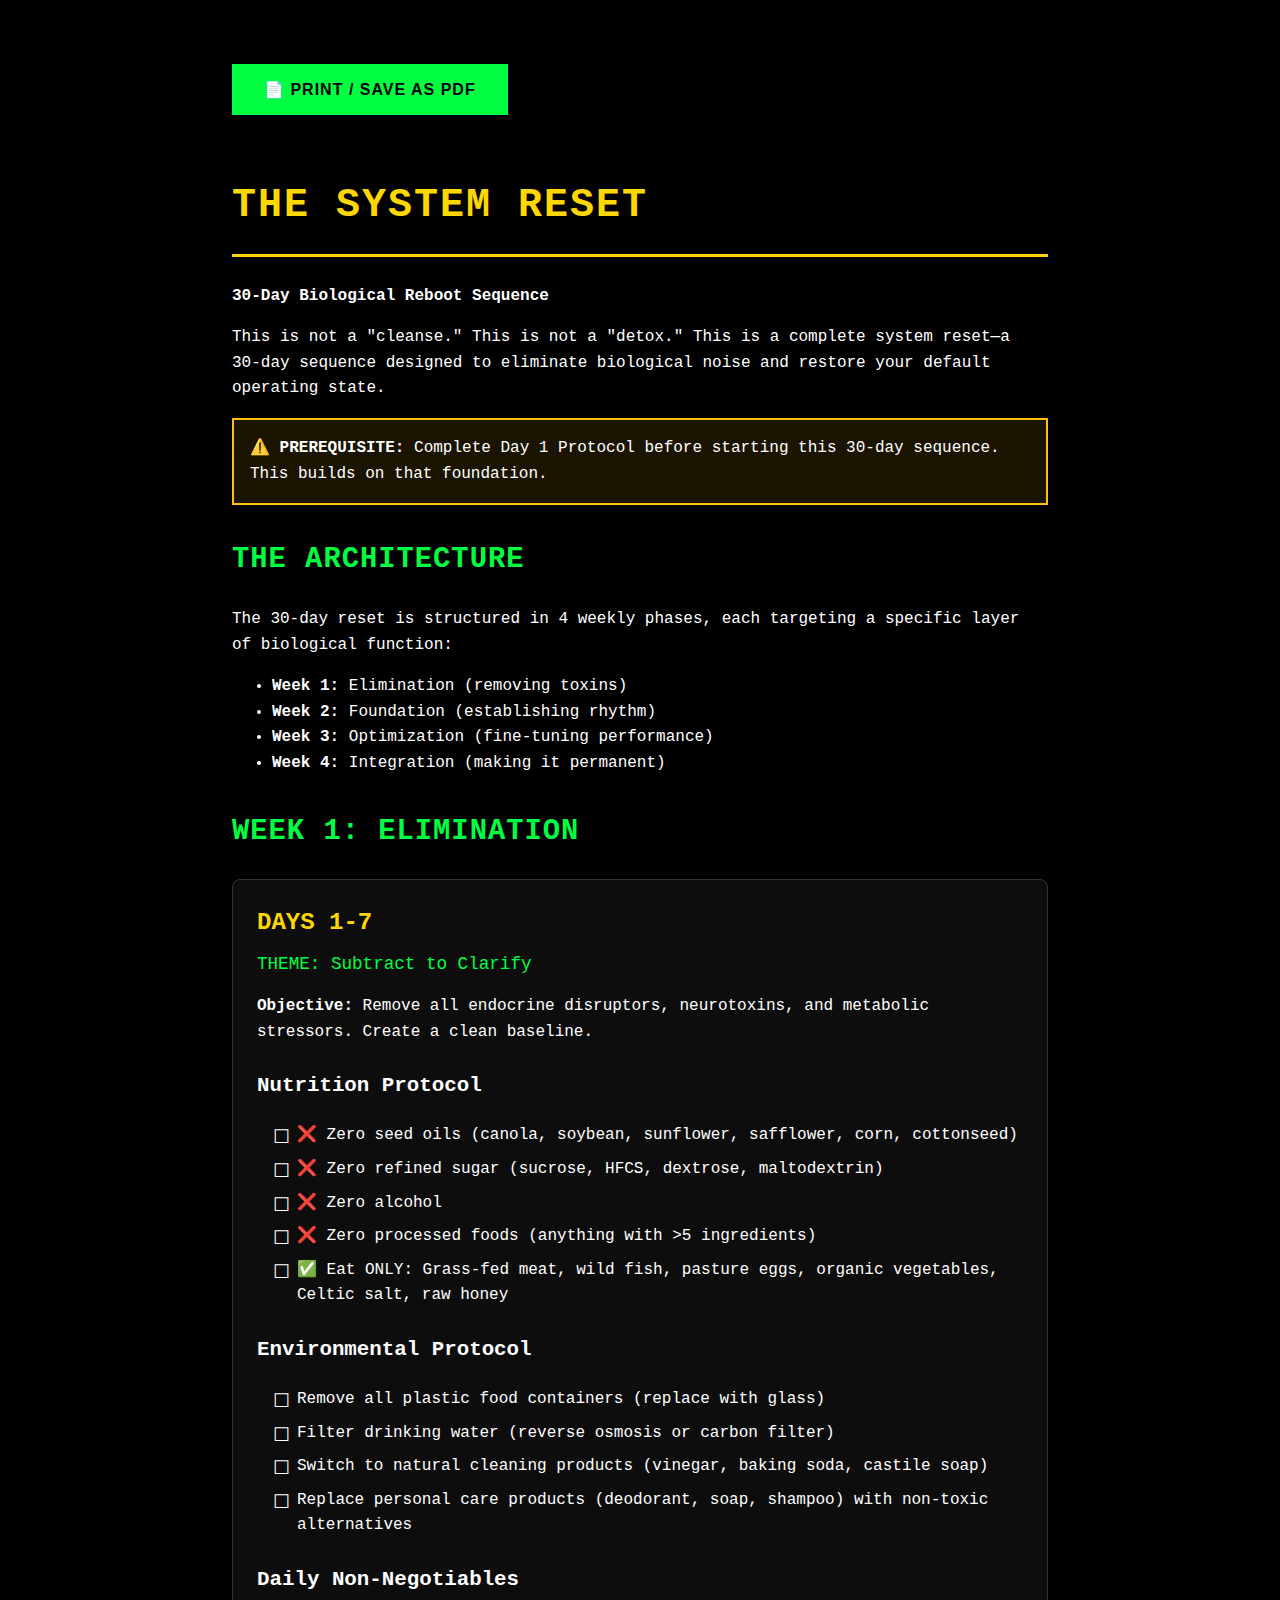
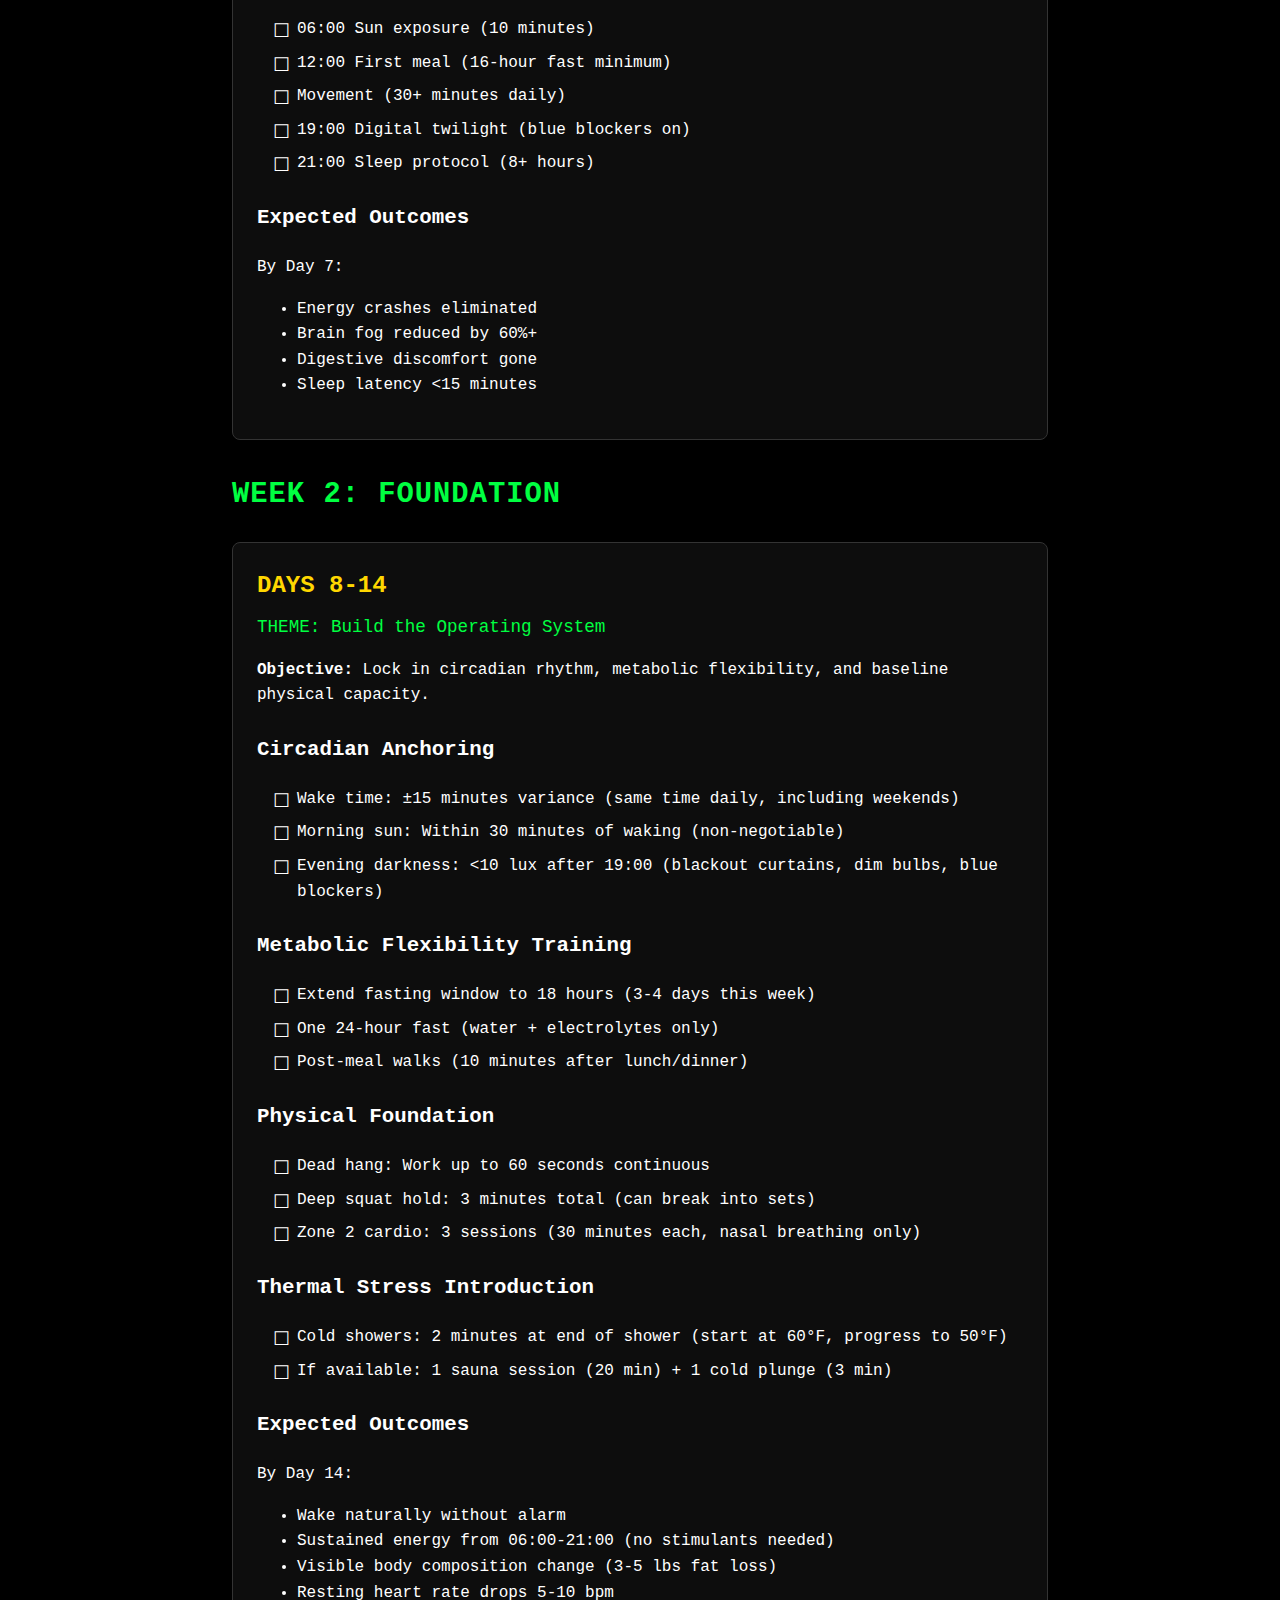
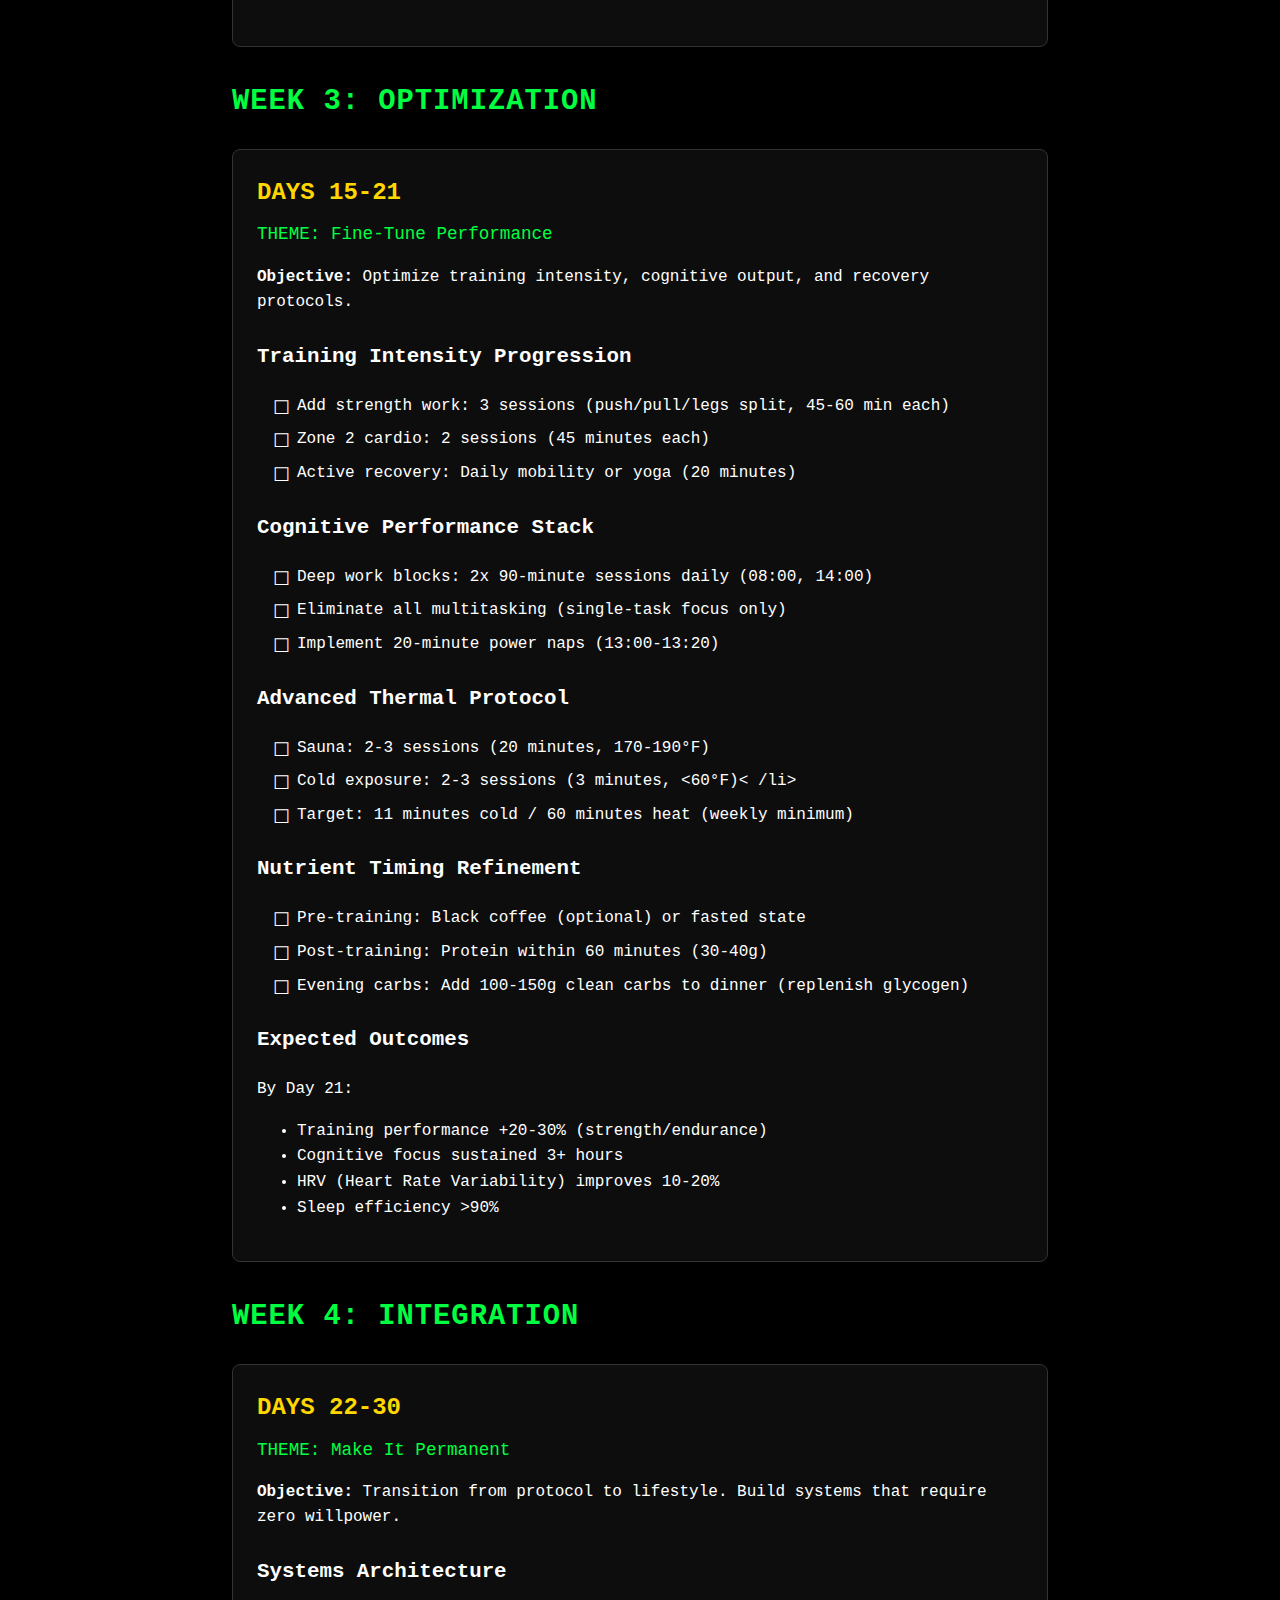
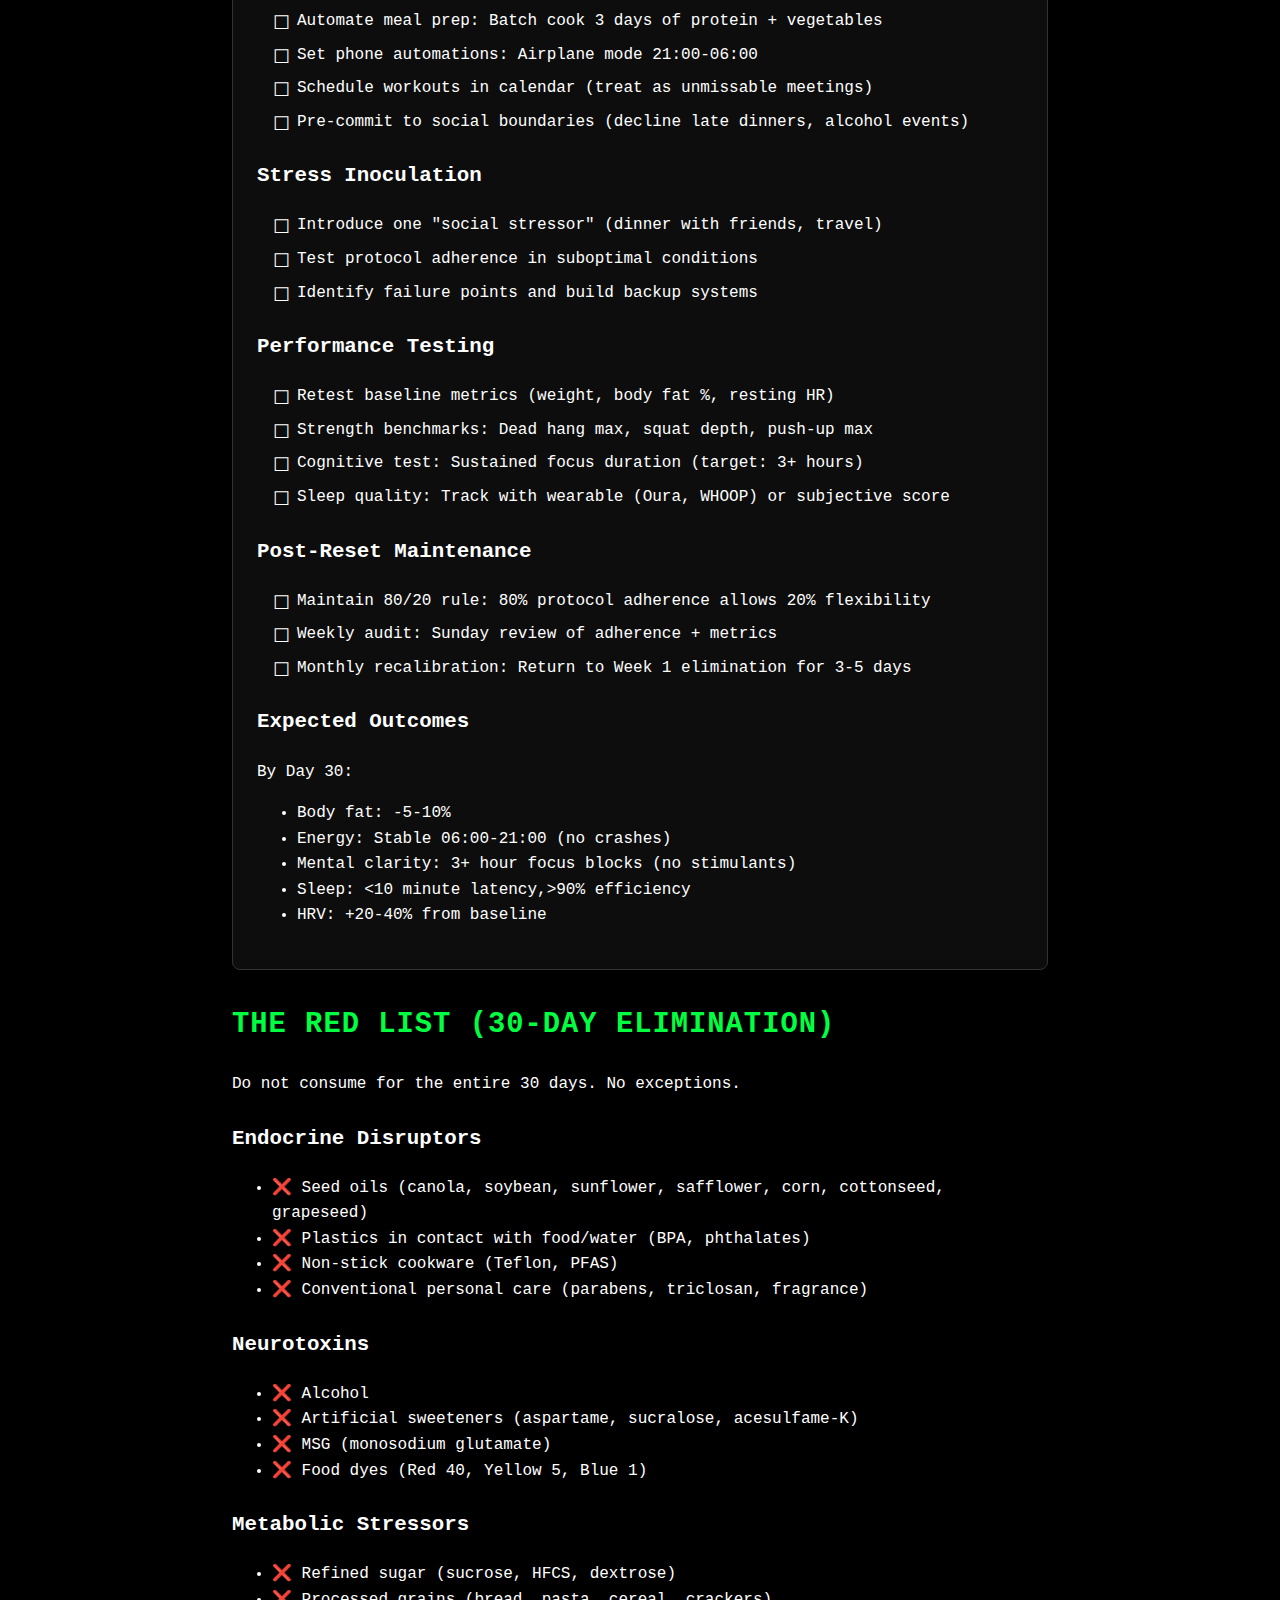
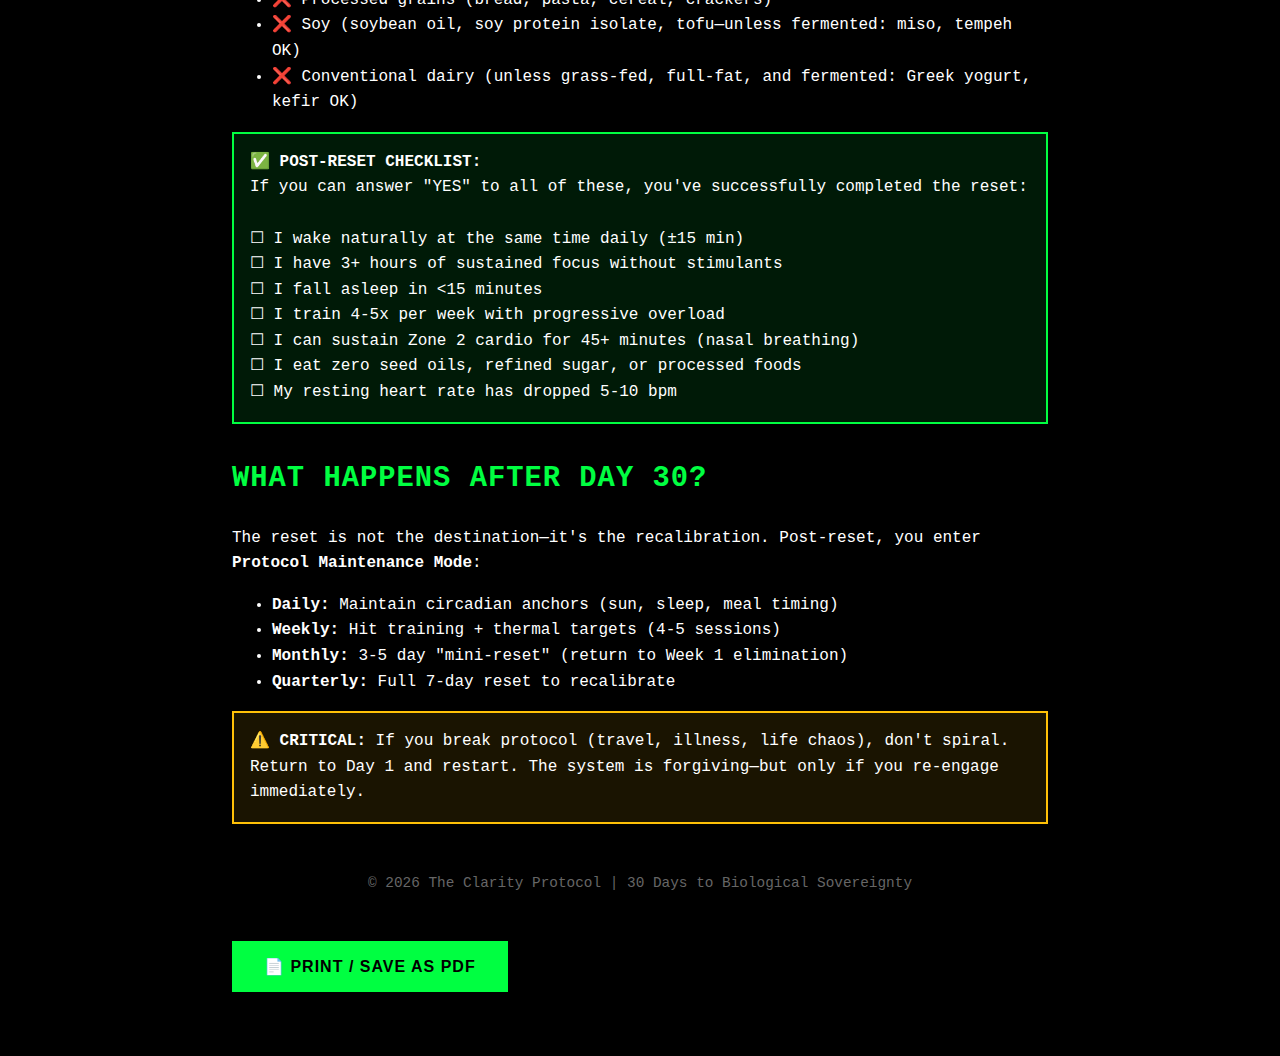
<file: app/guides/system-reset.html>
<!DOCTYPE html>
<html lang="en">

<head>
    <meta charset="UTF-8">
    <meta name="viewport" content="width=device-width, initial-scale=1.0">
    <title>System Reset — 30-Day Protocol | The Clarity Protocol</title>
    <link rel="stylesheet" href="print.css" media="print">
    <style>
        body {
            background: #000;
            color: #fff;
            font-family: 'SF Mono', Monaco, 'Courier New', monospace;
            max-width: 8.5in;
            margin: 0 auto;
            padding: 2rem;
            line-height: 1.6;
        }

        h1 {
            color: #FFD700;
            font-size: 2.5rem;
            text-transform: uppercase;
            letter-spacing: 2px;
            border-bottom: 3px solid #FFD700;
            padding-bottom: 1rem;
        }

        h2 {
            color: #00FF41;
            font-size: 1.8rem;
            margin-top: 2rem;
            text-transform: uppercase;
            letter-spacing: 1px;
        }

        h3 {
            color: #fff;
            font-size: 1.3rem;
            margin-top: 1.5rem;
        }

        .week-card {
            background: rgba(255, 255, 255, 0.05);
            border: 1px solid #333;
            border-radius: 8px;
            padding: 1.5rem;
            margin: 1rem 0;
        }

        .week-title {
            color: #FFD700;
            font-size: 1.5rem;
            font-weight: 700;
            text-transform: uppercase;
        }

        .week-theme {
            color: #00FF41;
            font-size: 1.1rem;
            margin: 0.5rem 0;
        }

        .checklist {
            list-style: none;
            padding-left: 1rem;
        }

        .checklist li {
            padding-left: 1.5rem;
            position: relative;
            margin: 0.5rem 0;
        }

        .checklist li:before {
            content: '☐';
            position: absolute;
            left: 0;
            font-size: 1.2rem;
        }

        .warning-box {
            background: rgba(255, 193, 7, 0.1);
            border: 2px solid #ffc107;
            padding: 1rem;
            margin: 1rem 0;
        }

        .success-box {
            background: rgba(0, 255, 65, 0.1);
            border: 2px solid #00FF41;
            padding: 1rem;
            margin: 1rem 0;
        }

        .print-btn {
            background: #00FF41;
            color: #000;
            border: none;
            padding: 1rem 2rem;
            font-size: 1rem;
            font-weight: 700;
            cursor: pointer;
            margin: 2rem 0;
            text-transform: uppercase;
            letter-spacing: 1px;
        }

        .print-btn:hover {
            background: #00cc33;
        }

        @media print {

            .print-btn,
            .no-print {
                display: none !important;
            }
        }
    </style>
</head>

<body>
    <button class="print-btn no-print" onclick="window.print()">📄 PRINT / SAVE AS PDF</button>

    <h1>The System Reset</h1>
    <p><strong>30-Day Biological Reboot Sequence</strong></p>
    <p>This is not a "cleanse." This is not a "detox." This is a complete system reset—a 30-day sequence designed to
        eliminate biological noise and restore your default operating state.</p>

    <div class="warning-box">
        <strong>⚠️ PREREQUISITE:</strong> Complete Day 1 Protocol before starting this 30-day sequence. This builds on
        that foundation.
    </div>

    <h2>The Architecture</h2>
    <p>The 30-day reset is structured in 4 weekly phases, each targeting a specific layer of biological function:</p>
    <ul>
        <li><strong>Week 1:</strong> Elimination (removing toxins)</li>
        <li><strong>Week 2:</strong> Foundation (establishing rhythm)</li>
        <li><strong>Week 3:</strong> Optimization (fine-tuning performance)</li>
        <li><strong>Week 4:</strong> Integration (making it permanent)</li>
    </ul>

    <div class="page-break"></div>

    <h2>Week 1: Elimination</h2>
    <div class="week-card">
        <div class="week-title">Days 1-7</div>
        <div class="week-theme">THEME: Subtract to Clarify</div>
        <p><strong>Objective:</strong> Remove all endocrine disruptors, neurotoxins, and metabolic stressors. Create a
            clean baseline.</p>

        <h3>Nutrition Protocol</h3>
        <ul class="checklist">
            <li>❌ Zero seed oils (canola, soybean, sunflower, safflower, corn, cottonseed)</li>
            <li>❌ Zero refined sugar (sucrose, HFCS, dextrose, maltodextrin)</li>
            <li>❌ Zero alcohol</li>
            <li>❌ Zero processed foods (anything with >5 ingredients)</li>
            <li>✅ Eat ONLY: Grass-fed meat, wild fish, pasture eggs, organic vegetables, Celtic salt, raw honey</li>
        </ul>

        <h3>Environmental Protocol</h3>
        <ul class="checklist">
            <li>Remove all plastic food containers (replace with glass)</li>
            <li>Filter drinking water (reverse osmosis or carbon filter)</li>
            <li>Switch to natural cleaning products (vinegar, baking soda, castile soap)</li>
            <li>Replace personal care products (deodorant, soap, shampoo) with non-toxic alternatives</li>
        </ul>

        <h3>Daily Non-Negotiables</h3>
        <ul class="checklist">
            <li>06:00 Sun exposure (10 minutes)</li>
            <li>12:00 First meal (16-hour fast minimum)</li>
            <li>Movement (30+ minutes daily)</li>
            <li>19:00 Digital twilight (blue blockers on)</li>
            <li>21:00 Sleep protocol (8+ hours)</li>
        </ul>

        <h3>Expected Outcomes</h3>
        <p>By Day 7:</p>
        <ul>
            <li>Energy crashes eliminated</li>
            <li>Brain fog reduced by 60%+</li>
            <li>Digestive discomfort gone</li>
            <li>Sleep latency <15 minutes</li>
        </ul>
    </div>

    <div class="page-break"></div>

    <h2>Week 2: Foundation</h2>
    <div class="week-card">
        <div class="week-title">Days 8-14</div>
        <div class="week-theme">THEME: Build the Operating System</div>
        <p><strong>Objective:</strong> Lock in circadian rhythm, metabolic flexibility, and baseline physical capacity.
        </p>

        <h3>Circadian Anchoring</h3>
        <ul class="checklist">
            <li>Wake time: ±15 minutes variance (same time daily, including weekends)</li>
            <li>Morning sun: Within 30 minutes of waking (non-negotiable)</li>
            <li>Evening darkness: <10 lux after 19:00 (blackout curtains, dim bulbs, blue blockers)</li>
        </ul>

        <h3>Metabolic Flexibility Training</h3>
        <ul class="checklist">
            <li>Extend fasting window to 18 hours (3-4 days this week)</li>
            <li>One 24-hour fast (water + electrolytes only)</li>
            <li>Post-meal walks (10 minutes after lunch/dinner)</li>
        </ul>

        <h3>Physical Foundation</h3>
        <ul class="checklist">
            <li>Dead hang: Work up to 60 seconds continuous</li>
            <li>Deep squat hold: 3 minutes total (can break into sets)</li>
            <li>Zone 2 cardio: 3 sessions (30 minutes each, nasal breathing only)</li>
        </ul>

        <h3>Thermal Stress Introduction</h3>
        <ul class="checklist">
            <li>Cold showers: 2 minutes at end of shower (start at 60°F, progress to 50°F)</li>
            <li>If available: 1 sauna session (20 min) + 1 cold plunge (3 min)</li>
        </ul>

        <h3>Expected Outcomes</h3>
        <p>By Day 14:</p>
        <ul>
            <li>Wake naturally without alarm</li>
            <li>Sustained energy from 06:00-21:00 (no stimulants needed)</li>
            <li>Visible body composition change (3-5 lbs fat loss)</li>
            <li>Resting heart rate drops 5-10 bpm</li>
        </ul>
    </div>

    <div class="page-break"></div>

    <h2>Week 3: Optimization</h2>
    <div class="week-card">
        <div class="week-title">Days 15-21</div>
        <div class="week-theme">THEME: Fine-Tune Performance</div>
        <p><strong>Objective:</strong> Optimize training intensity, cognitive output, and recovery protocols.</p>

        <h3>Training Intensity Progression</h3>
        <ul class="checklist">
            <li>Add strength work: 3 sessions (push/pull/legs split, 45-60 min each)</li>
            <li>Zone 2 cardio: 2 sessions (45 minutes each)</li>
            <li>Active recovery: Daily mobility or yoga (20 minutes)</li>
        </ul>

        <h3>Cognitive Performance Stack</h3>
        <ul class="checklist">
            <li>Deep work blocks: 2x 90-minute sessions daily (08:00, 14:00)</li>
            <li>Eliminate all multitasking (single-task focus only)</li>
            <li>Implement 20-minute power naps (13:00-13:20)</li>
        </ul>

        <h3>Advanced Thermal Protocol</h3>
        <ul class="checklist">
            <li>Sauna: 2-3 sessions (20 minutes, 170-190°F)</li>
            <li>Cold exposure: 2-3 sessions (3 minutes, <60°F)< /li>
            <li>Target: 11 minutes cold / 60 minutes heat (weekly minimum)</li>
        </ul>

        <h3>Nutrient Timing Refinement</h3>
        <ul class="checklist">
            <li>Pre-training: Black coffee (optional) or fasted state</li>
            <li>Post-training: Protein within 60 minutes (30-40g)</li>
            <li>Evening carbs: Add 100-150g clean carbs to dinner (replenish glycogen)</li>
        </ul>

        <h3>Expected Outcomes</h3>
        <p>By Day 21:</p>
        <ul>
            <li>Training performance +20-30% (strength/endurance)</li>
            <li>Cognitive focus sustained 3+ hours</li>
            <li>HRV (Heart Rate Variability) improves 10-20%</li>
            <li>Sleep efficiency >90%</li>
        </ul>
    </div>

    <div class="page-break"></div>

    <h2>Week 4: Integration</h2>
    <div class="week-card">
        <div class="week-title">Days 22-30</div>
        <div class="week-theme">THEME: Make It Permanent</div>
        <p><strong>Objective:</strong> Transition from protocol to lifestyle. Build systems that require zero willpower.
        </p>

        <h3>Systems Architecture</h3>
        <ul class="checklist">
            <li>Automate meal prep: Batch cook 3 days of protein + vegetables</li>
            <li>Set phone automations: Airplane mode 21:00-06:00</li>
            <li>Schedule workouts in calendar (treat as unmissable meetings)</li>
            <li>Pre-commit to social boundaries (decline late dinners, alcohol events)</li>
        </ul>

        <h3>Stress Inoculation</h3>
        <ul class="checklist">
            <li>Introduce one "social stressor" (dinner with friends, travel)</li>
            <li>Test protocol adherence in suboptimal conditions</li>
            <li>Identify failure points and build backup systems</li>
        </ul>

        <h3>Performance Testing</h3>
        <ul class="checklist">
            <li>Retest baseline metrics (weight, body fat %, resting HR)</li>
            <li>Strength benchmarks: Dead hang max, squat depth, push-up max</li>
            <li>Cognitive test: Sustained focus duration (target: 3+ hours)</li>
            <li>Sleep quality: Track with wearable (Oura, WHOOP) or subjective score</li>
        </ul>

        <h3>Post-Reset Maintenance</h3>
        <ul class="checklist">
            <li>Maintain 80/20 rule: 80% protocol adherence allows 20% flexibility</li>
            <li>Weekly audit: Sunday review of adherence + metrics</li>
            <li>Monthly recalibration: Return to Week 1 elimination for 3-5 days</li>
        </ul>

        <h3>Expected Outcomes</h3>
        <p>By Day 30:</p>
        <ul>
            <li>Body fat: -5-10%</li>
            <li>Energy: Stable 06:00-21:00 (no crashes)</li>
            <li>Mental clarity: 3+ hour focus blocks (no stimulants)</li>
            <li>Sleep: <10 minute latency,>90% efficiency</li>
            <li>HRV: +20-40% from baseline</li>
        </ul>
    </div>

    <div class="page-break"></div>

    <h2>The Red List (30-Day Elimination)</h2>
    <p>Do not consume for the entire 30 days. No exceptions.</p>

    <h3>Endocrine Disruptors</h3>
    <ul>
        <li>❌ Seed oils (canola, soybean, sunflower, safflower, corn, cottonseed, grapeseed)</li>
        <li>❌ Plastics in contact with food/water (BPA, phthalates)</li>
        <li>❌ Non-stick cookware (Teflon, PFAS)</li>
        <li>❌ Conventional personal care (parabens, triclosan, fragrance)</li>
    </ul>

    <h3>Neurotoxins</h3>
    <ul>
        <li>❌ Alcohol</li>
        <li>❌ Artificial sweeteners (aspartame, sucralose, acesulfame-K)</li>
        <li>❌ MSG (monosodium glutamate)</li>
        <li>❌ Food dyes (Red 40, Yellow 5, Blue 1)</li>
    </ul>

    <h3>Metabolic Stressors</h3>
    <ul>
        <li>❌ Refined sugar (sucrose, HFCS, dextrose)</li>
        <li>❌ Processed grains (bread, pasta, cereal, crackers)</li>
        <li>❌ Soy (soybean oil, soy protein isolate, tofu—unless fermented: miso, tempeh OK)</li>
        <li>❌ Conventional dairy (unless grass-fed, full-fat, and fermented: Greek yogurt, kefir OK)</li>
    </ul>

    <div class="success-box">
        <strong>✅ POST-RESET CHECKLIST:</strong><br>
        If you can answer "YES" to all of these, you've successfully completed the reset:<br><br>
        ☐ I wake naturally at the same time daily (±15 min)<br>
        ☐ I have 3+ hours of sustained focus without stimulants<br>
        ☐ I fall asleep in <15 minutes<br>
            ☐ I train 4-5x per week with progressive overload<br>
            ☐ I can sustain Zone 2 cardio for 45+ minutes (nasal breathing)<br>
            ☐ I eat zero seed oils, refined sugar, or processed foods<br>
            ☐ My resting heart rate has dropped 5-10 bpm
    </div>

    <h2>What Happens After Day 30?</h2>
    <p>The reset is not the destination—it's the recalibration. Post-reset, you enter <strong>Protocol Maintenance
            Mode</strong>:</p>

    <ul>
        <li><strong>Daily:</strong> Maintain circadian anchors (sun, sleep, meal timing)</li>
        <li><strong>Weekly:</strong> Hit training + thermal targets (4-5 sessions)</li>
        <li><strong>Monthly:</strong> 3-5 day "mini-reset" (return to Week 1 elimination)</li>
        <li><strong>Quarterly:</strong> Full 7-day reset to recalibrate</li>
    </ul>

    <div class="warning-box">
        <strong>⚠️ CRITICAL:</strong> If you break protocol (travel, illness, life chaos), don't spiral. Return to Day 1
        and restart. The system is forgiving—but only if you re-engage immediately.
    </div>

    <p style="margin-top: 3rem; text-align: center; font-size: 0.9rem; color: #666;">
        © 2026 The Clarity Protocol | 30 Days to Biological Sovereignty
    </p>

    <button class="print-btn no-print" onclick="window.print()">📄 PRINT / SAVE AS PDF</button>
</body>

</html>
</file>
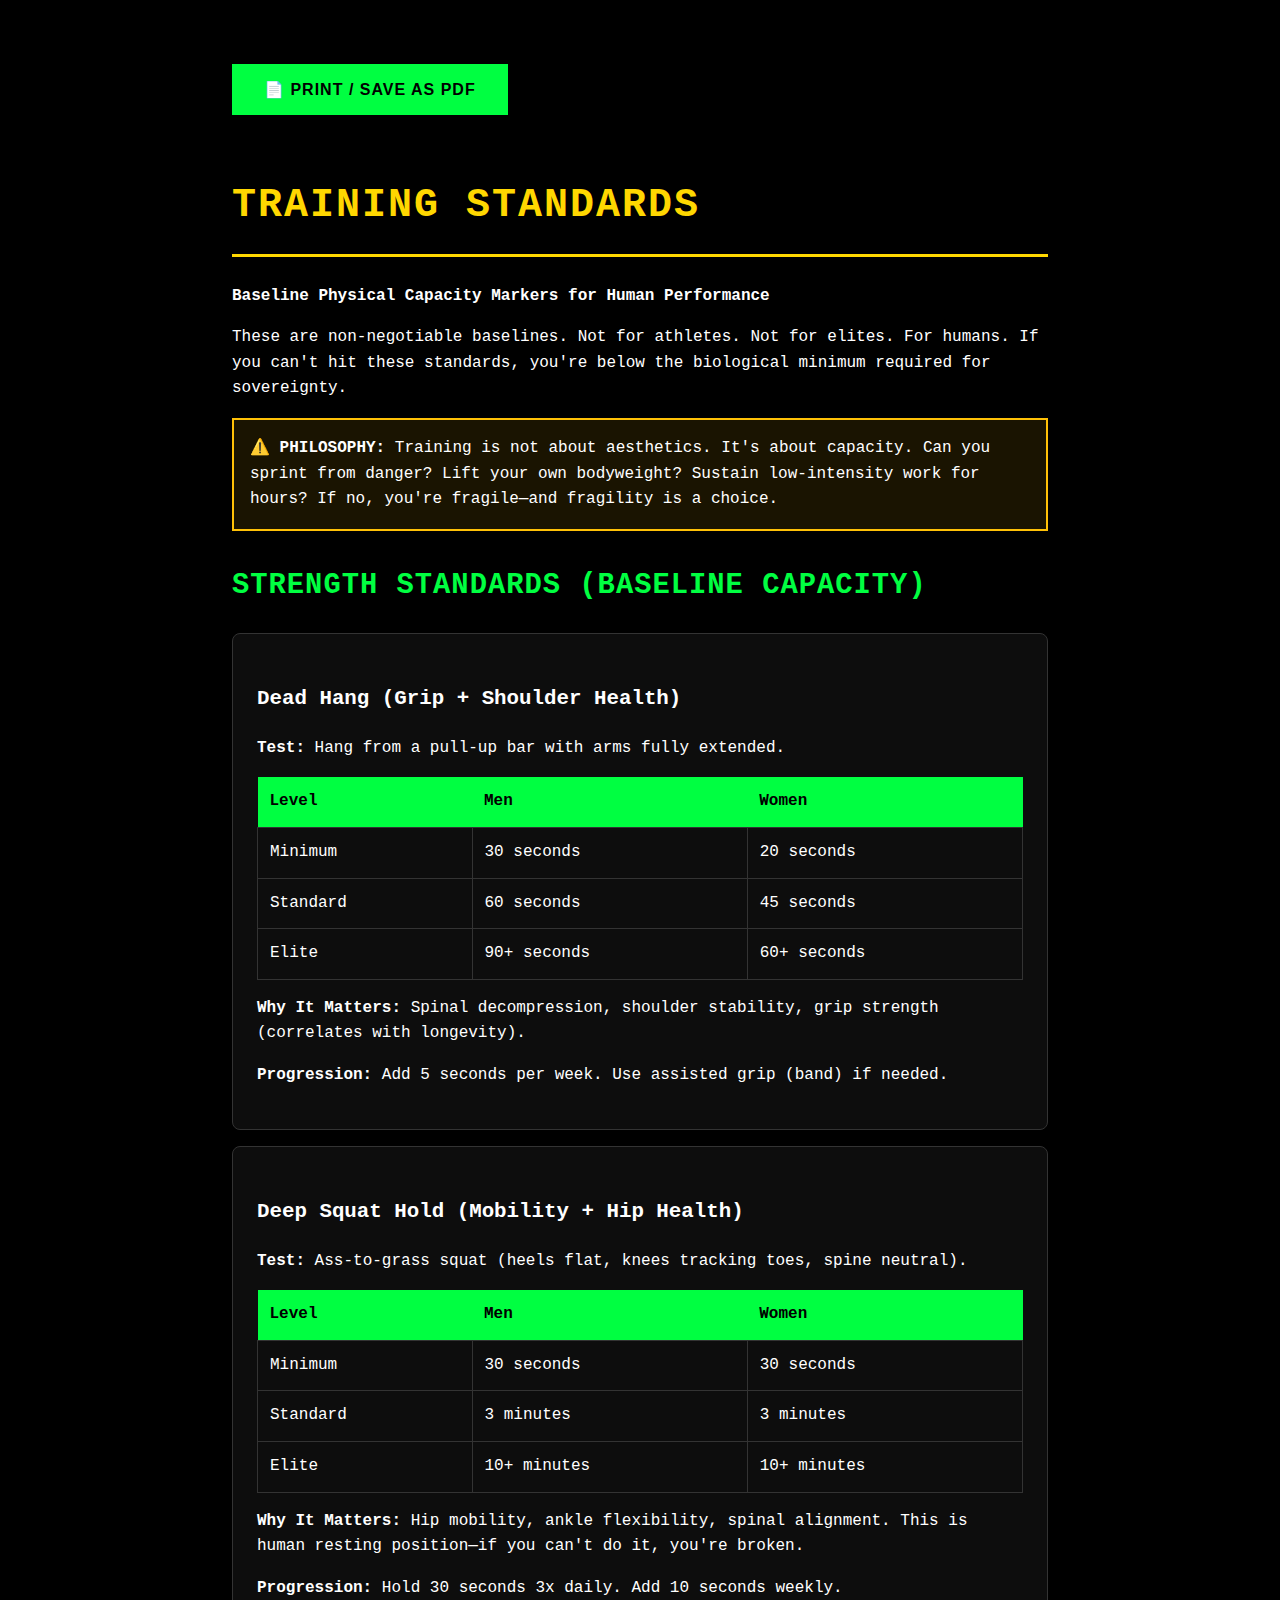
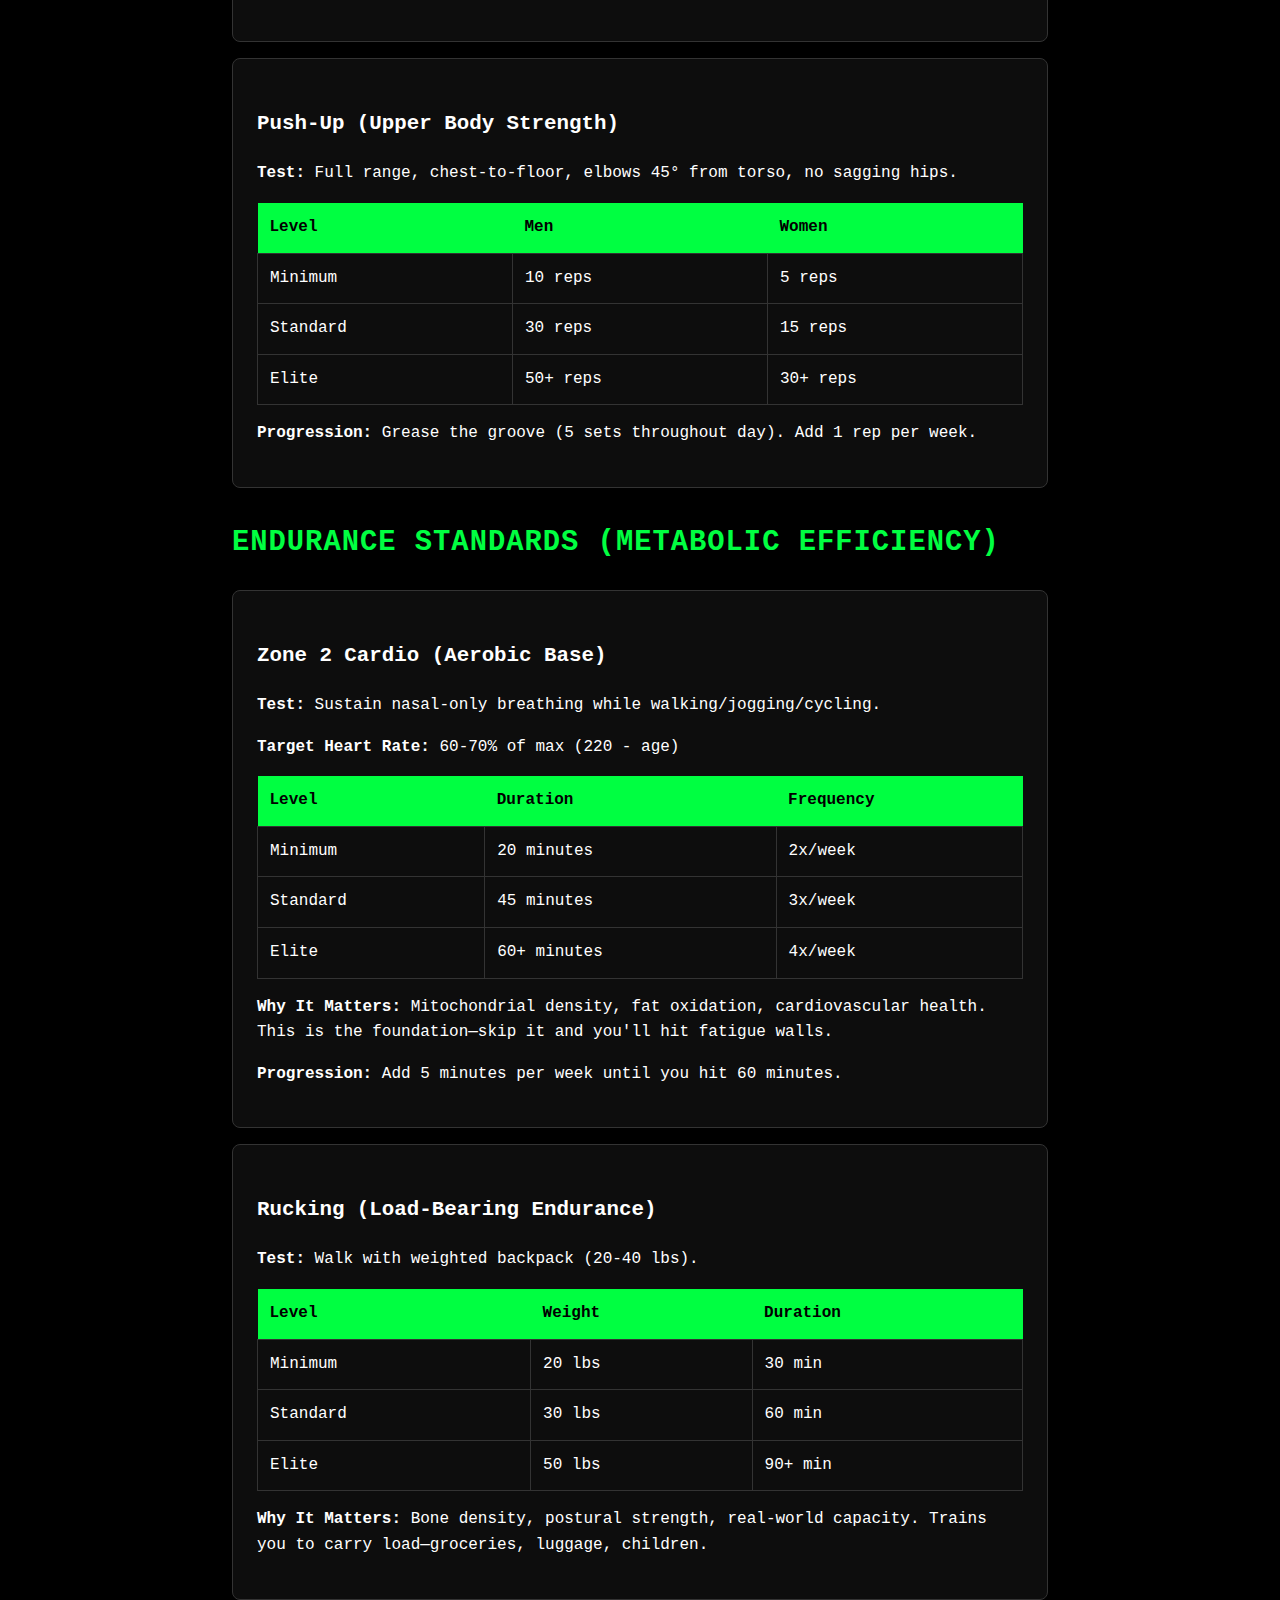
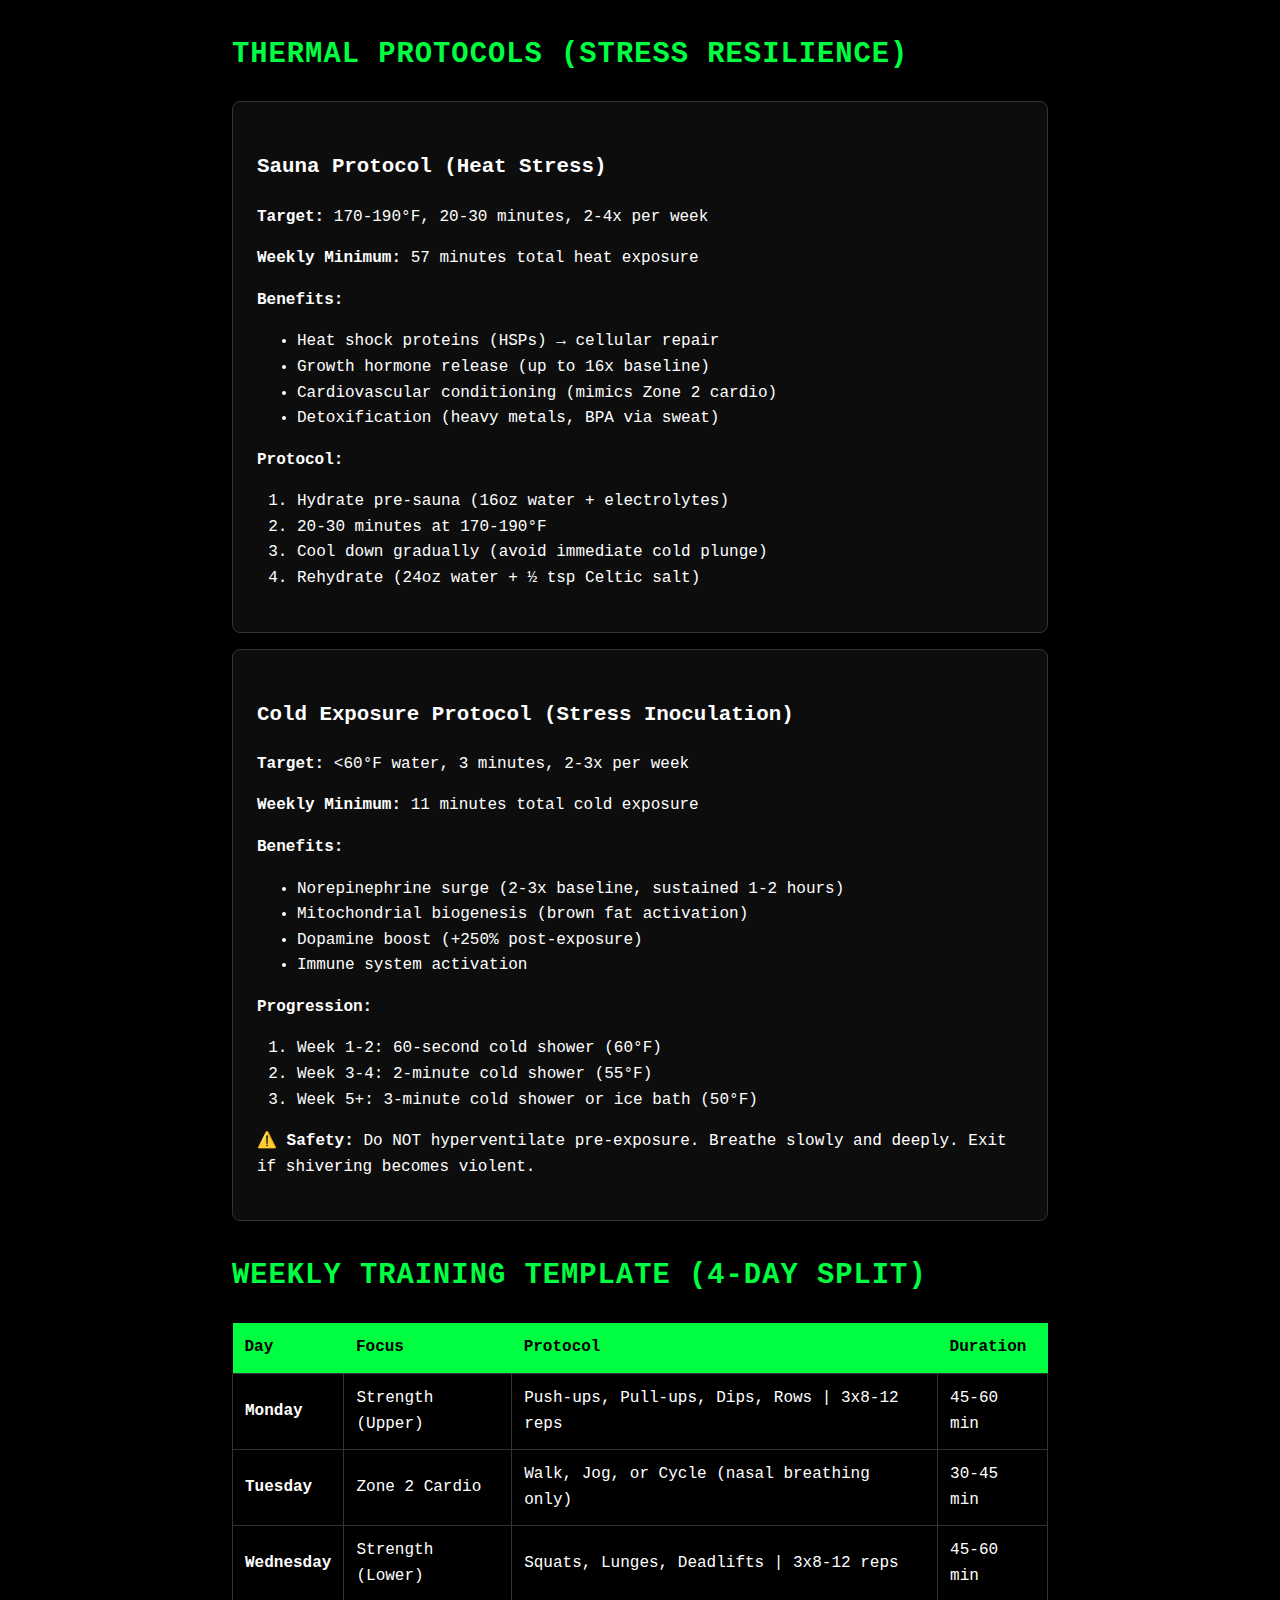
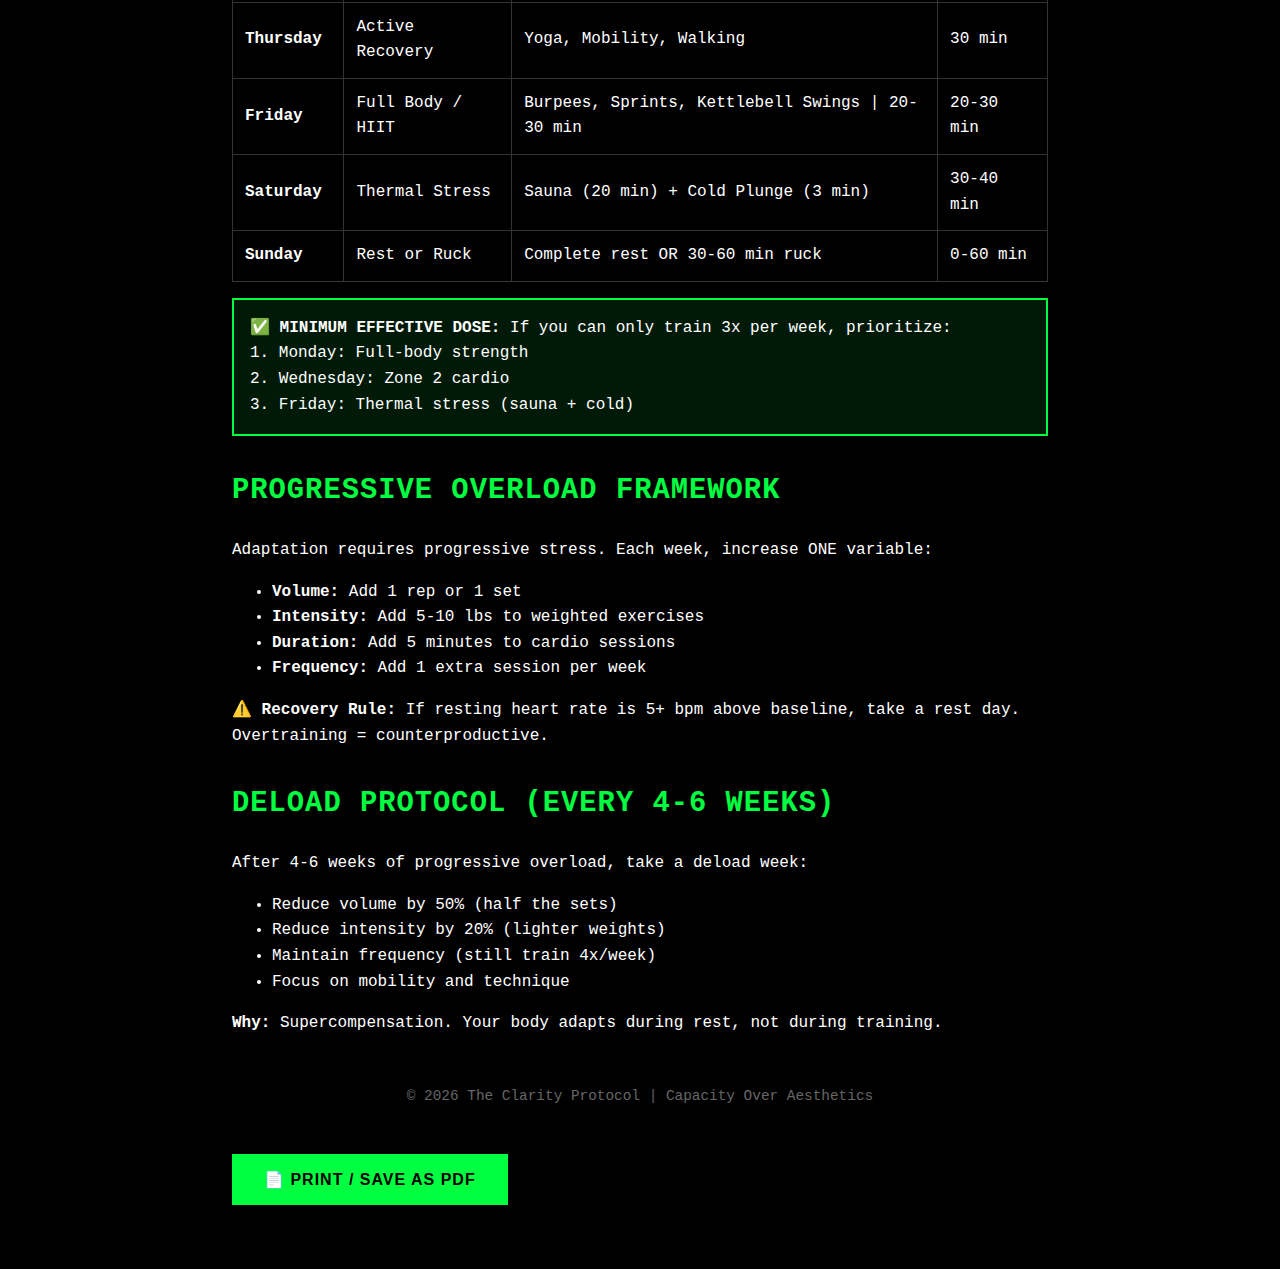
<file: app/guides/training-standards.html>
<!DOCTYPE html>
<html lang="en">

<head>
    <meta charset="UTF-8">
    <meta name="viewport" content="width=device-width, initial-scale=1.0">
    <title>Training Standards | The Clarity Protocol</title>
    <link rel="stylesheet" href="print.css" media="print">
    <style>
        body {
            background: #000;
            color: #fff;
            font-family: 'SF Mono', Monaco, 'Courier New', monospace;
            max-width: 8.5in;
            margin: 0 auto;
            padding: 2rem;
            line-height: 1.6;
        }

        h1 {
            color: #FFD700;
            font-size: 2.5rem;
            text-transform: uppercase;
            letter-spacing: 2px;
            border-bottom: 3px solid #FFD700;
            padding-bottom: 1rem;
        }

        h2 {
            color: #00FF41;
            font-size: 1.8rem;
            margin-top: 2rem;
            text-transform: uppercase;
            letter-spacing: 1px;
        }

        h3 {
            color: #fff;
            font-size: 1.3rem;
            margin-top: 1.5rem;
        }

        .standard-card {
            background: rgba(255, 255, 255, 0.05);
            border: 1px solid #333;
            border-radius: 8px;
            padding: 1.5rem;
            margin: 1rem 0;
        }

        table {
            width: 100%;
            border-collapse: collapse;
            margin: 1rem 0;
        }

        th {
            background: #00FF41;
            color: #000;
            padding: 0.75rem;
            text-align: left;
        }

        td {
            border: 1px solid #333;
            padding: 0.75rem;
        }

        .warning-box {
            background: rgba(255, 193, 7, 0.1);
            border: 2px solid #ffc107;
            padding: 1rem;
            margin: 1rem 0;
        }

        .success-box {
            background: rgba(0, 255, 65, 0.1);
            border: 2px solid #00FF41;
            padding: 1rem;
            margin: 1rem 0;
        }

        .print-btn {
            background: #00FF41;
            color: #000;
            border: none;
            padding: 1rem 2rem;
            font-size: 1rem;
            font-weight: 700;
            cursor: pointer;
            margin: 2rem 0;
            text-transform: uppercase;
            letter-spacing: 1px;
        }

        @media print {

            .print-btn,
            .no-print {
                display: none !important;
            }
        }
    </style>
</head>

<body>
    <button class="print-btn no-print" onclick="window.print()">📄 PRINT / SAVE AS PDF</button>

    <h1>Training Standards</h1>
    <p><strong>Baseline Physical Capacity Markers for Human Performance</strong></p>
    <p>These are non-negotiable baselines. Not for athletes. Not for elites. For humans. If you can't hit these
        standards, you're below the biological minimum required for sovereignty.</p>

    <div class="warning-box">
        <strong>⚠️ PHILOSOPHY:</strong> Training is not about aesthetics. It's about capacity. Can you sprint from
        danger? Lift your own bodyweight? Sustain low-intensity work for hours? If no, you're fragile—and fragility is a
        choice.
    </div>

    <h2>Strength Standards (Baseline Capacity)</h2>

    <div class="standard-card">
        <h3>Dead Hang (Grip + Shoulder Health)</h3>
        <p><strong>Test:</strong> Hang from a pull-up bar with arms fully extended.</p>
        <table>
            <tr>
                <th>Level</th>
                <th>Men</th>
                <th>Women</th>
            </tr>
            <tr>
                <td>Minimum</td>
                <td>30 seconds</td>
                <td>20 seconds</td>
            </tr>
            <tr>
                <td>Standard</td>
                <td>60 seconds</td>
                <td>45 seconds</td>
            </tr>
            <tr>
                <td>Elite</td>
                <td>90+ seconds</td>
                <td>60+ seconds</td>
            </tr>
        </table>
        <p><strong>Why It Matters:</strong> Spinal decompression, shoulder stability, grip strength (correlates with
            longevity).</p>
        <p><strong>Progression:</strong> Add 5 seconds per week. Use assisted grip (band) if needed.</p>
    </div>

    <div class="standard-card">
        <h3>Deep Squat Hold (Mobility + Hip Health)</h3>
        <p><strong>Test:</strong> Ass-to-grass squat (heels flat, knees tracking toes, spine neutral).</p>
        <table>
            <tr>
                <th>Level</th>
                <th>Men</th>
                <th>Women</th>
            </tr>
            <tr>
                <td>Minimum</td>
                <td>30 seconds</td>
                <td>30 seconds</td>
            </tr>
            <tr>
                <td>Standard</td>
                <td>3 minutes</td>
                <td>3 minutes</td>
            </tr>
            <tr>
                <td>Elite</td>
                <td>10+ minutes</td>
                <td>10+ minutes</td>
            </tr>
        </table>
        <p><strong>Why It Matters:</strong> Hip mobility, ankle flexibility, spinal alignment. This is human resting
            position—if you can't do it, you're broken.</p>
        <p><strong>Progression:</strong> Hold 30 seconds 3x daily. Add 10 seconds weekly.</p>
    </div>

    <div class="standard-card">
        <h3>Push-Up (Upper Body Strength)</h3>
        <p><strong>Test:</strong> Full range, chest-to-floor, elbows 45° from torso, no sagging hips.</p>
        <table>
            <tr>
                <th>Level</th>
                <th>Men</th>
                <th>Women</th>
            </tr>
            <tr>
                <td>Minimum</td>
                <td>10 reps</td>
                <td>5 reps</td>
            </tr>
            <tr>
                <td>Standard</td>
                <td>30 reps</td>
                <td>15 reps</td>
            </tr>
            <tr>
                <td>Elite</td>
                <td>50+ reps</td>
                <td>30+ reps</td>
            </tr>
        </table>
        <p><strong>Progression:</strong> Grease the groove (5 sets throughout day). Add 1 rep per week.</p>
    </div>

    <div class="page-break"></div>

    <h2>Endurance Standards (Metabolic Efficiency)</h2>

    <div class="standard-card">
        <h3>Zone 2 Cardio (Aerobic Base)</h3>
        <p><strong>Test:</strong> Sustain nasal-only breathing while walking/jogging/cycling.</p>
        <p><strong>Target Heart Rate:</strong> 60-70% of max (220 - age)</p>
        <table>
            <tr>
                <th>Level</th>
                <th>Duration</th>
                <th>Frequency</th>
            </tr>
            <tr>
                <td>Minimum</td>
                <td>20 minutes</td>
                <td>2x/week</td>
            </tr>
            <tr>
                <td>Standard</td>
                <td>45 minutes</td>
                <td>3x/week</td>
            </tr>
            <tr>
                <td>Elite</td>
                <td>60+ minutes</td>
                <td>4x/week</td>
            </tr>
        </table>
        <p><strong>Why It Matters:</strong> Mitochondrial density, fat oxidation, cardiovascular health. This is the
            foundation—skip it and you'll hit fatigue walls.</p>
        <p><strong>Progression:</strong> Add 5 minutes per week until you hit 60 minutes.</p>
    </div>

    <div class="standard-card">
        <h3>Rucking (Load-Bearing Endurance)</h3>
        <p><strong>Test:</strong> Walk with weighted backpack (20-40 lbs).</p>
        <table>
            <tr>
                <th>Level</th>
                <th>Weight</th>
                <th>Duration</th>
            </tr>
            <tr>
                <td>Minimum</td>
                <td>20 lbs</td>
                <td>30 min</td>
            </tr>
            <tr>
                <td>Standard</td>
                <td>30 lbs</td>
                <td>60 min</td>
            </tr>
            <tr>
                <td>Elite</td>
                <td>50 lbs</td>
                <td>90+ min</td>
            </tr>
        </table>
        <p><strong>Why It Matters:</strong> Bone density, postural strength, real-world capacity. Trains you to carry
            load—groceries, luggage, children.</p>
    </div>

    <div class="page-break"></div>

    <h2>Thermal Protocols (Stress Resilience)</h2>

    <div class="standard-card">
        <h3>Sauna Protocol (Heat Stress)</h3>
        <p><strong>Target:</strong> 170-190°F, 20-30 minutes, 2-4x per week</p>
        <p><strong>Weekly Minimum:</strong> 57 minutes total heat exposure</p>
        <p><strong>Benefits:</strong></p>
        <ul>
            <li>Heat shock proteins (HSPs) → cellular repair</li>
            <li>Growth hormone release (up to 16x baseline)</li>
            <li>Cardiovascular conditioning (mimics Zone 2 cardio)</li>
            <li>Detoxification (heavy metals, BPA via sweat)</li>
        </ul>
        <p><strong>Protocol:</strong></p>
        <ol>
            <li>Hydrate pre-sauna (16oz water + electrolytes)</li>
            <li>20-30 minutes at 170-190°F</li>
            <li>Cool down gradually (avoid immediate cold plunge)</li>
            <li>Rehydrate (24oz water + ½ tsp Celtic salt)</li>
        </ol>
    </div>

    <div class="standard-card">
        <h3>Cold Exposure Protocol (Stress Inoculation)</h3>
        <p><strong>Target:</strong>
            <60°F water, 3 minutes, 2-3x per week</p>
                <p><strong>Weekly Minimum:</strong> 11 minutes total cold exposure</p>
                <p><strong>Benefits:</strong></p>
                <ul>
                    <li>Norepinephrine surge (2-3x baseline, sustained 1-2 hours)</li>
                    <li>Mitochondrial biogenesis (brown fat activation)</li>
                    <li>Dopamine boost (+250% post-exposure)</li>
                    <li>Immune system activation</li>
                </ul>
                <p><strong>Progression:</strong></p>
                <ol>
                    <li>Week 1-2: 60-second cold shower (60°F)</li>
                    <li>Week 3-4: 2-minute cold shower (55°F)</li>
                    <li>Week 5+: 3-minute cold shower or ice bath (50°F)</li>
                </ol>
                <p><strong>⚠️ Safety:</strong> Do NOT hyperventilate pre-exposure. Breathe slowly and deeply. Exit if
                    shivering becomes violent.</p>
    </div>

    <div class="page-break"></div>

    <h2>Weekly Training Template (4-Day Split)</h2>

    <table>
        <thead>
            <tr>
                <th>Day</th>
                <th>Focus</th>
                <th>Protocol</th>
                <th>Duration</th>
            </tr>
        </thead>
        <tbody>
            <tr>
                <td><strong>Monday</strong></td>
                <td>Strength (Upper)</td>
                <td>Push-ups, Pull-ups, Dips, Rows | 3x8-12 reps</td>
                <td>45-60 min</td>
            </tr>
            <tr>
                <td><strong>Tuesday</strong></td>
                <td>Zone 2 Cardio</td>
                <td>Walk, Jog, or Cycle (nasal breathing only)</td>
                <td>30-45 min</td>
            </tr>
            <tr>
                <td><strong>Wednesday</strong></td>
                <td>Strength (Lower)</td>
                <td>Squats, Lunges, Deadlifts | 3x8-12 reps</td>
                <td>45-60 min</td>
            </tr>
            <tr>
                <td><strong>Thursday</strong></td>
                <td>Active Recovery</td>
                <td>Yoga, Mobility, Walking</td>
                <td>30 min</td>
            </tr>
            <tr>
                <td><strong>Friday</strong></td>
                <td>Full Body / HIIT</td>
                <td>Burpees, Sprints, Kettlebell Swings | 20-30 min</td>
                <td>20-30 min</td>
            </tr>
            <tr>
                <td><strong>Saturday</strong></td>
                <td>Thermal Stress</td>
                <td>Sauna (20 min) + Cold Plunge (3 min)</td>
                <td>30-40 min</td>
            </tr>
            <tr>
                <td><strong>Sunday</strong></td>
                <td>Rest or Ruck</td>
                <td>Complete rest OR 30-60 min ruck</td>
                <td>0-60 min</td>
            </tr>
        </tbody>
    </table>

    <div class="success-box">
        <strong>✅ MINIMUM EFFECTIVE DOSE:</strong> If you can only train 3x per week, prioritize:<br>
        1. Monday: Full-body strength<br>
        2. Wednesday: Zone 2 cardio<br>
        3. Friday: Thermal stress (sauna + cold)
    </div>

    <h2>Progressive Overload Framework</h2>
    <p>Adaptation requires progressive stress. Each week, increase ONE variable:</p>
    <ul>
        <li><strong>Volume:</strong> Add 1 rep or 1 set</li>
        <li><strong>Intensity:</strong> Add 5-10 lbs to weighted exercises</li>
        <li><strong>Duration:</strong> Add 5 minutes to cardio sessions</li>
        <li><strong>Frequency:</strong> Add 1 extra session per week</li>
    </ul>
    <p><strong>⚠️ Recovery Rule:</strong> If resting heart rate is 5+ bpm above baseline, take a rest day. Overtraining
        = counterproductive.</p>

    <h2>Deload Protocol (Every 4-6 Weeks)</h2>
    <p>After 4-6 weeks of progressive overload, take a deload week:</p>
    <ul>
        <li>Reduce volume by 50% (half the sets)</li>
        <li>Reduce intensity by 20% (lighter weights)</li>
        <li>Maintain frequency (still train 4x/week)</li>
        <li>Focus on mobility and technique</li>
    </ul>
    <p><strong>Why:</strong> Supercompensation. Your body adapts during rest, not during training.</p>

    <p style="margin-top: 3rem; text-align: center; font-size: 0.9rem; color: #666;">
        © 2026 The Clarity Protocol | Capacity Over Aesthetics
    </p>

    <button class="print-btn no-print" onclick="window.print()">📄 PRINT / SAVE AS PDF</button>
</body>

</html>
</file>
<file: app/style.css>
/* ═══════════════════════════════════════════════════════════════
   THE CLARITY PROTOCOL — Design System
   "Architectural Stoicism" — Dark, Premium, Sovereign
   ═══════════════════════════════════════════════════════════════ */

/* ═══ RESET & CUSTOM PROPERTIES ═══ */
*,
*::before,
*::after {
    margin: 0;
    padding: 0;
    box-sizing: border-box;
}

:root {
    /* Core Palette */
    --void: #050505;
    --void-deep: #000000;
    --concrete: #0f0f0f;
    /* ═══ PALETTE (OLED BLACK & GOLD) ═══ */
    --void: #000000;
    /* Pure OLED Black */
    --void-glass: rgba(0, 0, 0, 0.9);
    --glass-bg: rgba(20, 20, 20, 0.4);
    --glass-border: rgba(255, 255, 255, 0.08);
    /* Fainter, sharper borders */
    --glass-hover: rgba(50, 50, 50, 0.3);

    --gold: #D4AF37;
    --gold-light: #E8C547;
    --gold-dim: rgba(212, 175, 55, 0.3);
    --gold-glow: rgba(212, 175, 55, 0.1);

    --signal: #EAEAEA;
    /* High Contrast Text */
    --signal-dim: #888888;
    --signal-muted: #444444;
    /* Distraction free */
    --signal-ghost: rgba(255, 255, 255, 0.03);

    --slate: #1A1A1A;
    --slate-light: #2A2A2A;
    --concrete: #111111;
    --concrete-light: #161616;
    --concrete-mid: #252525;

    --success: #4CAF50;
    --danger: #FF4444;

    /* ═══ TYPOGRAPHY (SCHEMATIC FEEL) ═══ */
    --font-display: 'SF Mono', 'JetBrains Mono', 'Courier New', monospace;
    /* Engineered feel */
    --font-body: 'Inter', system-ui, -apple-system, sans-serif;
    --font-mono: 'SF Mono', 'JetBrains Mono', 'Courier New', monospace;

    /* ═══ SPACING & SURFACES ═══ */
    --radius-sm: 4px;
    /* Sharper corners */
    --radius-md: 8px;
    --radius-lg: 12px;
    --radius-pill: 9999px;

    --space-xs: 0.25rem;
    --space-sm: 0.5rem;
    --space-md: 1rem;
    --space-lg: 1.5rem;
    --space-xl: 2.5rem;
    --space-2xl: 4rem;
    --space-3xl: 6rem;

    /* ═══ ANIMATION ═══ */
    --ease-out: cubic-bezier(0.215, 0.61, 0.355, 1);
    --duration-fast: 0.2s;
    --duration-med: 0.4s;
    --duration-slow: 0.8s;
}

/* ═══ RESET & BASE ═══ */
* {
    margin: 0;
    padding: 0;
    box-sizing: border-box;
}

html {
    scroll-behavior: smooth;
    font-size: 16px;
    background: var(--void);
    /* Force black */
    -webkit-font-smoothing: antialiased;
    -moz-osx-font-smoothing: grayscale;
}

body {
    background: var(--void);
    color: var(--signal);
    font-family: var(--font-body);
    line-height: 1.6;
    overflow-x: hidden;
    -webkit-font-smoothing: antialiased;
}

h1,
h2,
h3,
h4,
.brand,
.section-tag,
.btn {
    font-family: var(--font-display);
    letter-spacing: -0.02em;
}

::selection {
    background: var(--gold);
    color: var(--void);
}

a {
    color: var(--gold);
    text-decoration: none;
    transition: color var(--duration-fast) var(--ease-out);
}

a:hover {
    color: var(--gold-light);
}

.gold {
    color: var(--gold) !important;
}

/* ═══ NAVIGATION ═══ */
#main-nav {
    position: fixed;
    top: 0;
    left: 0;
    width: 100%;
    padding: 1.5rem 2rem;
    background: rgba(5, 5, 5, 0.8);
    backdrop-filter: blur(12px);
    z-index: 1000;
    border-bottom: 1px solid rgba(255, 255, 255, 0.05);
    transition: all var(--duration-med) var(--ease-out);
    /* Changed --custom-ease to --ease-out */
}

#main-nav.scrolled {
    padding: 1rem 2rem;
    background: rgba(5, 5, 5, 0.95);
}

.nav-container {
    max-width: 1400px;
    margin: 0 auto;
    display: flex;
    justify-content: space-between;
    align-items: center;
}

.brand {
    font-family: var(--font-display);
    /* Changed --font-header to --font-display */
    font-size: 1.25rem;
    letter-spacing: 0.15em;
    color: var(--signal);
    /* Changed --concrete to --signal */
    font-weight: 700;
}

.brand .highlight {
    color: var(--gold);
}

/* Mode Switch */
.mode-toggle-container {
    display: flex;
    align-items: center;
    gap: 12px;
}

.mode-label {
    font-size: 0.7rem;
    letter-spacing: 0.1em;
    color: var(--signal-muted);
}

.switch {
    position: relative;
    display: inline-block;
    width: 48px;
    height: 24px;
}

.switch input {
    opacity: 0;
    width: 0;
    height: 0;
}

.slider {
    position: absolute;
    cursor: pointer;
    top: 0;
    left: 0;
    right: 0;
    bottom: 0;
    background-color: var(--concrete-light);
    /* Changed --void-light to --concrete-light */
    transition: .4s;
    border: 1px solid var(--signal-muted);
}

.slider:before {
    position: absolute;
    content: "";
    height: 16px;
    width: 16px;
    left: 3px;
    bottom: 3px;
    background-color: var(--signal);
    transition: .4s;
}

input:checked+.slider {
    background-color: var(--gold-dim);
    border-color: var(--gold);
}

input:checked+.slider:before {
    transform: translateX(24px);
    background-color: var(--void);
}

.slider.round {
    border-radius: 24px;
}

.slider.round:before {
    border-radius: 50%;
}

.nav-links {
    display: flex;
    list-style: none;
    gap: var(--space-lg);
    /* Changed 2.5rem to var(--space-lg) */
}

.nav-links a {
    font-size: 0.75rem;
    font-weight: 500;
    letter-spacing: 1.5px;
    text-transform: uppercase;
    color: var(--signal-dim);
    transition: color var(--duration-fast) var(--ease-out);
    position: relative;
}

.nav-links a::after {
    content: '';
    position: absolute;
    bottom: -4px;
    left: 0;
    width: 0;
    height: 1px;
    background: var(--gold);
    transition: width var(--duration-med) var(--ease-out);
}

.nav-links a:hover,
.nav-links a.active {
    color: var(--gold);
}

.nav-links a:hover::after,
.nav-links a.active::after {
    width: 100%;
}

.nav-toggle {
    display: none;
    flex-direction: column;
    gap: 5px;
    background: none;
    border: none;
    cursor: pointer;
    padding: 5px;
}

.nav-toggle span {
    display: block;
    width: 24px;
    height: 2px;
    background: var(--signal);
    transition: all var(--duration-fast) var(--ease-out);
}

/* ═══ HERO ═══ */
.hero {
    position: relative;
    height: 100vh;
    min-height: 700px;
    display: flex;
    align-items: center;
    justify-content: center;
    overflow: hidden;
    background: var(--void-deep);
}

#hero-canvas {
    position: absolute;
    top: 0;
    left: 0;
    width: 100%;
    height: 100%;
    z-index: 1;
}

.hero-overlay {
    position: absolute;
    top: 0;
    left: 0;
    width: 100%;
    height: 100%;
    z-index: 2;
    background:
        radial-gradient(ellipse at 30% 50%, rgba(212, 175, 55, 0.04) 0%, transparent 60%),
        radial-gradient(ellipse at 70% 30%, rgba(255, 255, 255, 0.02) 0%, transparent 50%),
        linear-gradient(to bottom, transparent 60%, var(--void) 100%);
}

.hero-content {
    position: relative;
    z-index: 3;
    text-align: center;
    max-width: 800px;
    padding: 0 var(--space-xl);
}

.hero-brand {
    font-family: var(--font-body);
    font-size: 0.7rem;
    font-weight: 500;
    letter-spacing: 8px;
    text-transform: uppercase;
    color: var(--signal-dim);
    margin-bottom: var(--space-xl);
    opacity: 0;
    animation: fadeUp 1s var(--ease-out) 0.2s forwards;
}

.hero-title {
    font-family: var(--font-display);
    font-weight: 700;
    line-height: 1.15;
    margin-bottom: var(--space-lg);
}

.hero-line {
    display: block;
    opacity: 0;
    transform: translateY(30px);
}

.hero-line-1 {
    font-size: clamp(1.8rem, 4vw, 3.2rem);
    color: var(--signal-muted);
    animation: fadeUp 0.8s var(--ease-out) 0.5s forwards;
}

.hero-line-2 {
    font-size: clamp(2.8rem, 6vw, 5rem);
    animation: fadeUp 0.8s var(--ease-out) 0.8s forwards;
    text-shadow: 0 0 60px var(--gold-dim);
}

.hero-line-3 {
    font-size: clamp(1.8rem, 4vw, 3.2rem);
    color: var(--signal-muted);
    animation: fadeUp 0.8s var(--ease-out) 1.1s forwards;
}

.hero-divider {
    width: 60px;
    height: 2px;
    background: linear-gradient(90deg, transparent, var(--gold), transparent);
    margin: var(--space-lg) auto;
    opacity: 0;
    animation: fadeUp 0.8s var(--ease-out) 1.3s forwards;
}

.hero-subtitle {
    font-size: 1rem;
    font-weight: 300;
    color: var(--signal-dim);
    line-height: 1.8;
    max-width: 600px;
    margin: 0 auto var(--space-xl);
    opacity: 0;
    animation: fadeUp 0.8s var(--ease-out) 1.5s forwards;
}

.hero-cta {
    display: inline-flex;
    align-items: center;
    gap: var(--space-sm);
    padding: 14px 36px;
    background: transparent;
    border: 1px solid var(--gold);
    color: var(--gold);
    font-family: var(--font-body);
    font-size: 0.8rem;
    font-weight: 600;
    letter-spacing: 2px;
    text-transform: uppercase;
    border-radius: 50px;
    cursor: pointer;
    transition: all var(--duration-med) var(--ease-out);
    opacity: 0;
    animation: fadeUp 0.8s var(--ease-out) 1.7s forwards;
}

.hero-cta:hover {
    background: var(--gold);
    color: var(--void);
    box-shadow: 0 0 40px var(--gold-dim), 0 0 80px rgba(212, 175, 55, 0.1);
    transform: translateY(-2px);
}

.hero-cta svg {
    transition: transform var(--duration-fast) var(--ease-out);
}

.hero-cta:hover svg {
    transform: translateX(4px);
}

.hero-footer {
    position: absolute;
    bottom: 40px;
    left: 50%;
    transform: translateX(-50%);
    font-size: 0.6rem;
    font-weight: 400;
    letter-spacing: 4px;
    color: var(--signal-ghost);
    text-transform: uppercase;
    opacity: 0;
    animation: fadeUp 0.8s var(--ease-out) 2s forwards;
}

/* ═══ SECTIONS ═══ */
.section {
    padding: var(--space-xl) 2rem;
    min-height: 100vh;
    display: flex;
    flex-direction: column;
    justify-content: center;
    transition: opacity 0.4s ease, transform 0.4s ease;
    /* Smooth transition base */
    opacity: 1;
    transform: translateY(0);
}

.section.fading-out {
    opacity: 0;
    transform: translateY(10px);
}

.section-dark {
    background: var(--concrete);
    max-width: 100%;
    padding-left: var(--space-xl);
    padding-right: var(--space-xl);
}

.section-dark>.section-header,
.section-dark>.protocol-grid,
.section-dark>.engine-tabs,
.section-dark>.engine-container,
.section-dark>.daily-phases,
.section-dark>.daily-checklist {
    max-width: 1400px;
    margin-left: auto;
    margin-right: auto;
}

.section-header {
    text-align: center;
    margin-bottom: var(--space-2xl);
}

.section-tag {
    display: inline-block;
    font-size: 0.65rem;
    font-weight: 600;
    letter-spacing: 4px;
    text-transform: uppercase;
    color: var(--gold);
    background: var(--gold-glow);
    padding: 6px 18px;
    border-radius: 50px;
    margin-bottom: var(--space-md);
    border: 1px solid var(--gold-dim);
}

.section-title {
    font-family: var(--font-display);
    font-size: clamp(2rem, 4vw, 3rem);
    font-weight: 700;
    color: var(--signal);
    margin-bottom: var(--space-md);
    letter-spacing: 1px;
}

.section-desc {
    font-size: 1rem;
    color: var(--signal-dim);
    max-width: 600px;
    margin: 0 auto;
    line-height: 1.8;
}

/* ═══ GLASS CARD ═══ */
.glass-card {
    background: var(--glass-bg);
    backdrop-filter: blur(12px);
    -webkit-backdrop-filter: blur(12px);
    border: 1px solid var(--glass-border);
    border-radius: var(--radius-lg);
    padding: var(--space-lg);
    transition: all var(--duration-med) var(--ease-out);
}

.glass-card:hover {
    background: var(--glass-hover);
    border-color: var(--gold-dim);
    transform: translateY(-2px);
    box-shadow: 0 20px 60px rgba(0, 0, 0, 0.3), 0 0 30px var(--gold-glow);
}

.card-label {
    font-size: 0.65rem;
    font-weight: 600;
    letter-spacing: 3px;
    text-transform: uppercase;
    color: var(--gold);
    margin-bottom: var(--space-md);
}

/* ═══ DASHBOARD ═══ */
.dashboard-grid {
    display: grid;
    grid-template-columns: 1fr 1fr 1.5fr;
    gap: var(--space-lg);
    /* Changed 2rem to var(--space-lg) */
    margin-bottom: var(--space-xl);
    /* Changed 4rem to var(--space-xl) */
}

.stat-card,
.biometrics-card,
.timeline-card {
    padding: var(--space-lg);
    /* Changed 2rem to var(--space-lg) */
    display: flex;
    flex-direction: column;
    align-items: center;
    justify-content: center;
    text-align: center;
    background: var(--glass-bg);
    /* Added from .glass-card */
    backdrop-filter: blur(12px);
    /* Added from .glass-card */
    -webkit-backdrop-filter: blur(12px);
    /* Added from .glass-card */
    border: 1px solid var(--glass-border);
    /* Added from .glass-card */
    border-radius: var(--radius-lg);
    /* Added from .glass-card */
    transition: all var(--duration-med) var(--ease-out);
    /* Added from .glass-card */
}

.stat-card:hover,
.biometrics-card:hover,
.timeline-card:hover {
    /* Added hover styles */
    background: var(--glass-hover);
    border-color: var(--gold-dim);
    transform: translateY(-2px);
    box-shadow: 0 20px 60px rgba(0, 0, 0, 0.3), 0 0 30px var(--gold-glow);
}

.stat-card h3,
.biometrics-card h3,
.timeline-card h3 {
    margin-bottom: var(--space-md);
    /* Changed 1.5rem to var(--space-md) */
    font-size: 0.9rem;
    letter-spacing: 0.15em;
    color: var(--gold);
}

.stat-ring-container {
    position: relative;
    width: 120px;
    height: 120px;
    margin-bottom: var(--space-md);
    /* Changed 1rem to var(--space-md) */
}

.stat-ring {
    transform: rotate(-90deg);
}

.stat-ring circle {
    fill: transparent;
    stroke-width: 4;
}

.stat-ring .bg {
    stroke: var(--signal-ghost);
    /* Changed --void-light to --signal-ghost */
}

.stat-ring .progress {
    stroke: var(--gold);
    stroke-dasharray: 534;
    /* 2 * PI * 85 */
    stroke-dashoffset: 534;
    transition: stroke-dashoffset 1.5s var(--ease-out);
    /* Changed --custom-ease to --ease-out */
}

.stat-value {
    position: absolute;
    top: 50%;
    left: 50%;
    transform: translate(-50%, -50%);
    font-family: var(--font-display);
    /* Changed --font-header to --font-display */
    font-size: 2.5rem;
    font-weight: 700;
    color: var(--signal);
    /* Changed --concrete to --signal */
}

.stat-label {
    font-size: 0.8rem;
    color: var(--signal-muted);
    letter-spacing: 0.05em;
}

.biometrics-card {
    align-items: stretch;
}

.bio-grid {
    display: grid;
    grid-template-columns: 1fr 1fr 1fr;
    gap: var(--space-md);
    /* Changed 1rem to var(--space-md) */
    margin-bottom: var(--space-md);
    /* Changed 1.5rem to var(--space-md) */
}

.bio-item {
    display: flex;
    flex-direction: column;
    align-items: center;
}

.bio-label {
    font-size: 0.7rem;
    color: var(--signal-muted);
    margin-bottom: var(--space-xs);
    /* Changed 0.5rem to var(--space-xs) */
}

.bio-value {
    font-family: var(--font-display);
    /* Changed --font-header to --font-display */
    font-size: 1.5rem;
    color: var(--signal);
    /* Changed --concrete to --signal */
}

.bio-status {
    font-size: 0.75rem;
    color: var(--gold);
    text-align: center;
    animation: pulse 2s infinite;
}

@keyframes pulse {
    0% {
        opacity: 0.6;
    }

    50% {
        opacity: 1;
    }

    100% {
        opacity: 0.6;
    }
}

/* Sovereignty Score Ring */
.sovereignty-card {
    display: flex;
    flex-direction: column;
    align-items: center;
    text-align: center;
}

.score-ring-container {
    position: relative;
    width: 180px;
    height: 180px;
    margin: var(--space-md) 0;
}

.score-ring {
    width: 100%;
    height: 100%;
    transform: rotate(-90deg);
}

.score-ring-bg {
    fill: none;
    stroke: var(--signal-ghost);
    stroke-width: 8;
}

.score-ring-fill {
    fill: none;
    stroke: var(--gold);
    stroke-width: 8;
    stroke-linecap: round;
    stroke-dasharray: 534;
    stroke-dashoffset: 534;
    transition: stroke-dashoffset 2s var(--ease-out);
    filter: drop-shadow(0 0 10px var(--gold-dim));
}

.score-value {
    position: absolute;
    top: 50%;
    left: 50%;
    transform: translate(-50%, -55%);
    font-family: var(--font-display);
    font-size: 3rem;
    font-weight: 700;
    color: var(--signal);
}

.score-unit {
    position: absolute;
    top: 50%;
    left: 50%;
    transform: translate(-50%, 40%);
    font-size: 0.7rem;
    font-weight: 500;
    letter-spacing: 2px;
    color: var(--signal-dim);
}

.score-label {
    font-size: 0.8rem;
    color: var(--signal-dim);
}

/* Streak Card */
.streak-card {
    text-align: center;
}

.streak-number {
    font-family: var(--font-display);
    font-size: 4rem;
    font-weight: 700;
    color: var(--signal);
    line-height: 1;
    margin: var(--space-md) 0 var(--space-xs);
}

.streak-label {
    font-size: 0.8rem;
    color: var(--signal-dim);
    margin-bottom: var(--space-md);
}

.streak-bar {
    width: 100%;
    height: 4px;
    background: var(--signal-ghost);
    border-radius: 2px;
    overflow: hidden;
    margin-bottom: var(--space-sm);
}

.streak-bar-fill {
    height: 100%;
    background: linear-gradient(90deg, var(--gold), var(--gold-light));
    border-radius: 2px;
    width: 0%;
    transition: width 1.5s var(--ease-out);
}

.streak-milestone {
    font-size: 0.75rem;
    color: var(--signal-dim);
}

/* Phase Card */
.phase-badge {
    display: inline-block;
    font-size: 0.65rem;
    font-weight: 700;
    letter-spacing: 3px;
    padding: 4px 14px;
    background: var(--gold-glow);
    border: 1px solid var(--gold-dim);
    border-radius: 50px;
    color: var(--gold);
    margin-bottom: var(--space-sm);
}

.phase-name {
    font-family: var(--font-display);
    font-size: 1.6rem;
    font-weight: 700;
    margin-bottom: var(--space-sm);
}

.phase-desc {
    font-size: 0.85rem;
    color: var(--signal-dim);
    line-height: 1.7;
    margin-bottom: var(--space-md);
}

.phase-progress {
    display: flex;
    align-items: center;
    gap: var(--space-sm);
}

.phase-progress-bar {
    flex: 1;
    height: 4px;
    background: var(--signal-ghost);
    border-radius: 2px;
    overflow: hidden;
}

.phase-progress-fill {
    height: 100%;
    background: linear-gradient(90deg, var(--gold), var(--gold-light));
    border-radius: 2px;
    transition: width 1s var(--ease-out);
}

.phase-progress span {
    font-size: 0.7rem;
    color: var(--signal-dim);
    white-space: nowrap;
}

/* Timeline */
.timeline-card {
    grid-column: span 1;
}

.timeline {
    display: flex;
    flex-direction: column;
    gap: var(--space-sm);
}

.timeline-item {
    display: flex;
    align-items: flex-start;
    gap: var(--space-md);
    padding: var(--space-sm) 0;
    position: relative;
}

.timeline-dot {
    width: 10px;
    height: 10px;
    border-radius: 50%;
    background: var(--slate);
    border: 2px solid var(--slate-light);
    margin-top: 5px;
    flex-shrink: 0;
    transition: all var(--duration-fast) var(--ease-out);
    cursor: pointer;
}

.timeline-dot.completed {
    background: var(--gold);
    border-color: var(--gold);
    box-shadow: 0 0 10px var(--gold-dim);
}

.timeline-time {
    font-family: var(--font-mono);
    font-size: 0.75rem;
    color: var(--gold);
    min-width: 50px;
}

.timeline-info {
    flex: 1;
}

.timeline-action {
    font-size: 0.85rem;
    font-weight: 600;
    color: var(--signal);
}

.timeline-protocol {
    font-size: 0.75rem;
    color: var(--signal-dim);
    margin-top: 2px;
}

/* ═══ PROTOCOL CARDS ═══ */
.protocol-grid {
    display: grid;
    grid-template-columns: repeat(auto-fit, minmax(340px, 1fr));
    gap: var(--space-lg);
}

.protocol-card {
    background: var(--glass-bg);
    border: 1px solid var(--glass-border);
    border-radius: var(--radius-lg);
    padding: var(--space-lg);
    cursor: pointer;
    transition: all var(--duration-med) var(--ease-out);
    position: relative;
    overflow: hidden;
}

.protocol-card::before {
    content: '';
    position: absolute;
    top: 0;
    left: 0;
    right: 0;
    height: 3px;
    background: linear-gradient(90deg, var(--gold), transparent);
    opacity: 0;
    transition: opacity var(--duration-med) var(--ease-out);
}

.protocol-card:hover {
    background: var(--glass-hover);
    border-color: var(--gold-dim);
    transform: translateY(-4px);
    box-shadow: 0 20px 60px rgba(0, 0, 0, 0.4), 0 0 40px var(--gold-glow);
}

.protocol-card:hover::before {
    opacity: 1;
}

.protocol-icon {
    font-size: 2rem;
    margin-bottom: var(--space-md);
    display: block;
}

.protocol-name {
    font-family: var(--font-display);
    font-size: 1.3rem;
    font-weight: 700;
    color: var(--signal);
    margin-bottom: var(--space-sm);
}

.protocol-tagline {
    font-size: 0.8rem;
    font-weight: 500;
    color: var(--gold);
    letter-spacing: 1px;
    margin-bottom: var(--space-md);
}

.protocol-desc {
    font-size: 0.85rem;
    color: var(--signal-dim);
    line-height: 1.7;
    margin-bottom: var(--space-md);
}

.protocol-items {
    display: none;
    flex-direction: column;
    gap: var(--space-sm);
    padding-top: var(--space-md);
    border-top: 1px solid var(--glass-border);
    margin-top: var(--space-sm);
}

.protocol-card.expanded .protocol-items {
    display: flex;
}

.protocol-item {
    display: flex;
    align-items: center;
    gap: var(--space-sm);
    font-size: 0.8rem;
    color: var(--signal-muted);
}

.protocol-item::before {
    content: '▸';
    color: var(--gold);
    font-size: 0.7rem;
}

.protocol-expand {
    font-size: 0.7rem;
    font-weight: 600;
    color: var(--gold);
    letter-spacing: 1px;
    text-transform: uppercase;
    display: flex;
    align-items: center;
    gap: var(--space-xs);
}

.protocol-expand-arrow {
    transition: transform var(--duration-fast) var(--ease-out);
    display: inline-block;
}

.protocol-card.expanded .protocol-expand-arrow {
    transform: rotate(90deg);
}

/* ═══ SKILL TREE ═══ */
.skill-tree-tabs,
.engine-tabs {
    display: flex;
    justify-content: center;
    gap: var(--space-sm);
    margin-bottom: var(--space-xl);
    flex-wrap: wrap;
}

.skill-tab,
.engine-tab {
    padding: 10px 24px;
    border: 1px solid var(--glass-border);
    border-radius: 50px;
    background: var(--glass-bg);
    color: var(--signal-dim);
    font-family: var(--font-body);
    font-size: 0.8rem;
    font-weight: 500;
    cursor: pointer;
    transition: all var(--duration-fast) var(--ease-out);
}

.skill-tab:hover,
.engine-tab:hover {
    border-color: var(--gold-dim);
    color: var(--signal);
}

.skill-tab.active,
.engine-tab.active {
    background: var(--gold-glow);
    border-color: var(--gold);
    color: var(--gold);
}

.skill-tree-container {
    max-width: 800px;
    margin: 0 auto;
}

.skill-pillar-header {
    text-align: center;
    margin-bottom: var(--space-xl);
}

.skill-pillar-name {
    font-family: var(--font-display);
    font-size: 1.5rem;
    font-weight: 700;
    color: var(--gold);
    margin-bottom: var(--space-xs);
}

.skill-pillar-anatomy {
    font-size: 0.75rem;
    color: var(--signal-dim);
}

.skill-levels {
    position: relative;
    padding-left: 30px;
}

.skill-levels::before {
    content: '';
    position: absolute;
    top: 0;
    left: 14px;
    width: 2px;
    height: 100%;
    background: linear-gradient(to bottom, var(--gold), var(--gold-dim), var(--slate));
}

.skill-level {
    position: relative;
    margin-bottom: var(--space-lg);
    padding-left: var(--space-lg);
}

.skill-level-dot {
    position: absolute;
    left: -22px;
    top: 12px;
    width: 16px;
    height: 16px;
    border-radius: 50%;
    background: var(--concrete-light);
    border: 2px solid var(--slate);
    z-index: 1;
    cursor: pointer;
    transition: all var(--duration-fast) var(--ease-out);
}

.skill-level-dot.unlocked {
    border-color: var(--gold);
    background: var(--gold-glow);
}

.skill-level-dot.completed {
    border-color: var(--gold);
    background: var(--gold);
    box-shadow: 0 0 12px var(--gold-dim);
}

.skill-level-card {
    background: var(--glass-bg);
    border: 1px solid var(--glass-border);
    border-radius: var(--radius-md);
    padding: var(--space-md) var(--space-lg);
    transition: all var(--duration-med) var(--ease-out);
}

.skill-level-card:hover {
    border-color: var(--gold-dim);
    background: var(--glass-hover);
}

.skill-level-header {
    display: flex;
    align-items: center;
    justify-content: space-between;
    margin-bottom: var(--space-sm);
}

.skill-level-num {
    font-family: var(--font-mono);
    font-size: 0.65rem;
    color: var(--gold);
    letter-spacing: 2px;
}

.skill-level-badge {
    font-size: 0.6rem;
    font-weight: 600;
    padding: 2px 10px;
    border-radius: 50px;
    letter-spacing: 1px;
    text-transform: uppercase;
}

.skill-level-badge.locked {
    background: var(--signal-ghost);
    color: var(--signal-dim);
}

.skill-level-badge.unlocked {
    background: var(--gold-glow);
    color: var(--gold);
    border: 1px solid var(--gold-dim);
}

.skill-level-badge.completed {
    background: var(--gold);
    color: var(--void);
}

.skill-level-name {
    font-family: var(--font-display);
    font-size: 1.1rem;
    font-weight: 700;
    color: var(--signal);
    margin-bottom: var(--space-xs);
}

.skill-level-standard {
    font-size: 0.8rem;
    color: var(--signal-dim);
    margin-bottom: var(--space-sm);
}

.skill-level-cues {
    display: flex;
    flex-wrap: wrap;
    gap: var(--space-xs);
}

.skill-cue {
    font-size: 0.7rem;
    padding: 3px 10px;
    background: var(--signal-ghost);
    border-radius: 50px;
    color: var(--signal-dim);
}

/* ═══ DECISION ENGINE ═══ */
.engine-container {
    max-width: 700px;
    margin: 0 auto;
}

.engine-card {
    background: var(--glass-bg);
    border: 1px solid var(--glass-border);
    border-radius: var(--radius-lg);
    padding: var(--space-xl);
}

.engine-title {
    font-family: var(--font-display);
    font-size: 1.4rem;
    font-weight: 700;
    color: var(--gold);
    text-align: center;
    margin-bottom: var(--space-xs);
}

.engine-purpose {
    font-size: 0.8rem;
    color: var(--signal-dim);
    text-align: center;
    margin-bottom: var(--space-xl);
}

.engine-step {
    margin-bottom: var(--space-lg);
}

.engine-step-header {
    display: flex;
    align-items: center;
    gap: var(--space-sm);
    margin-bottom: var(--space-sm);
}

.engine-step-num {
    width: 28px;
    height: 28px;
    display: flex;
    align-items: center;
    justify-content: center;
    border-radius: 50%;
    background: var(--gold-glow);
    border: 1px solid var(--gold-dim);
    color: var(--gold);
    font-size: 0.75rem;
    font-weight: 700;
    flex-shrink: 0;
}

.engine-step-prompt {
    font-size: 0.9rem;
    font-weight: 600;
    color: var(--signal);
}

.engine-input {
    width: 100%;
    padding: 12px 16px;
    background: var(--concrete-light);
    border: 1px solid var(--glass-border);
    border-radius: var(--radius-sm);
    color: var(--signal);
    font-family: var(--font-body);
    font-size: 0.9rem;
    outline: none;
    transition: border-color var(--duration-fast) var(--ease-out);
    resize: vertical;
}

.engine-input:focus {
    border-color: var(--gold);
    box-shadow: 0 0 20px var(--gold-glow);
}

.engine-input::placeholder {
    color: var(--signal-dim);
}

.engine-btn {
    display: inline-flex;
    align-items: center;
    gap: var(--space-sm);
    padding: 12px 28px;
    background: var(--gold);
    border: none;
    border-radius: 50px;
    color: var(--void);
    font-family: var(--font-body);
    font-size: 0.8rem;
    font-weight: 700;
    letter-spacing: 1px;
    text-transform: uppercase;
    cursor: pointer;
    transition: all var(--duration-fast) var(--ease-out);
    margin-top: var(--space-md);
}

.engine-btn:hover {
    background: var(--gold-light);
    box-shadow: 0 0 30px var(--gold-dim);
    transform: translateY(-2px);
}

.engine-result {
    margin-top: var(--space-lg);
    padding: var(--space-lg);
    background: var(--concrete-light);
    border: 1px solid var(--gold-dim);
    border-radius: var(--radius-md);
    text-align: center;
    display: none;
}

.engine-result.show {
    display: block;
    animation: fadeUp 0.5s var(--ease-out);
}

.engine-result-label {
    font-size: 0.65rem;
    font-weight: 600;
    letter-spacing: 3px;
    text-transform: uppercase;
    color: var(--gold);
    margin-bottom: var(--space-sm);
}

.engine-result-value {
    font-family: var(--font-display);
    font-size: 2rem;
    font-weight: 700;
    color: var(--signal);
}

.engine-actions {
    display: flex;
    justify-content: center;
    gap: var(--space-sm);
}

.reset-task {
    display: flex;
    align-items: center;
    gap: var(--space-sm);
    padding: var(--space-sm) var(--space-md);
    background: var(--signal-ghost);
    border-radius: var(--radius-sm);
    cursor: pointer;
    transition: all var(--duration-fast) var(--ease-out);
    user-select: none;
}

.reset-task:hover {
    background: rgba(255, 255, 255, 0.06);
}

.reset-checkbox {
    width: 18px;
    height: 18px;
    border-radius: 4px;
    border: 2px solid var(--slate-light);
    display: flex;
    align-items: center;
    justify-content: center;
    flex-shrink: 0;
    transition: all var(--duration-fast) var(--ease-out);
    font-size: 0.7rem;
    color: transparent;
}

.reset-task.checked .reset-checkbox {
    background: var(--gold);
    border-color: var(--gold);
    color: var(--void);
}

.reset-task-text {
    font-size: 0.85rem;
    color: var(--signal-muted);
    transition: all var(--duration-fast) var(--ease-out);
}

.reset-task.checked .reset-task-text {
    text-decoration: line-through;
    color: var(--signal-dim);
}

/* ═══ DAILY PROTOCOL ═══ */
.daily-phases {
    display: grid;
    grid-template-columns: repeat(auto-fit, minmax(300px, 1fr));
    gap: var(--space-lg);
    margin-bottom: var(--space-xl);
}

.daily-phase {
    background: var(--glass-bg);
    border: 1px solid var(--glass-border);
    border-radius: var(--radius-lg);
    padding: var(--space-lg);
    transition: all var(--duration-med) var(--ease-out);
}

.daily-phase:hover {
    border-color: var(--gold-dim);
    transform: translateY(-2px);
}

.daily-phase-num {
    font-size: 0.6rem;
    font-weight: 700;
    letter-spacing: 3px;
    text-transform: uppercase;
    color: var(--gold);
    margin-bottom: var(--space-xs);
}

.daily-phase-name {
    font-family: var(--font-display);
    font-size: 1.2rem;
    font-weight: 700;
    color: var(--signal);
    margin-bottom: var(--space-xs);
}

.daily-phase-goal {
    font-size: 0.8rem;
    color: var(--signal-dim);
    font-style: italic;
    margin-bottom: var(--space-md);
    line-height: 1.6;
}

.daily-phase-items {
    display: flex;
    flex-direction: column;
    gap: var(--space-sm);
}

.daily-phase-item {
    display: flex;
    gap: var(--space-sm);
    align-items: flex-start;
}

.daily-phase-time {
    font-family: var(--font-mono);
    font-size: 0.7rem;
    color: var(--gold);
    min-width: 45px;
    padding-top: 2px;
}

.daily-phase-text {
    font-size: 0.8rem;
    color: var(--signal-muted);
    line-height: 1.5;
}

.daily-phase-text strong {
    color: var(--signal);
    font-weight: 600;
}

/* Checklist */
.daily-checklist {
    max-width: 700px;
    margin: 0 auto;
}

.checklist {
    display: flex;
    flex-direction: column;
    gap: var(--space-sm);
    margin-bottom: var(--space-lg);
}

.checklist-item {
    display: flex;
    align-items: center;
    gap: var(--space-sm);
    padding: var(--space-sm) var(--space-md);
    background: var(--signal-ghost);
    border-radius: var(--radius-sm);
    cursor: pointer;
    transition: all var(--duration-fast) var(--ease-out);
    user-select: none;
}

.checklist-item:hover {
    background: rgba(255, 255, 255, 0.06);
}

.checklist-check {
    width: 20px;
    height: 20px;
    border-radius: 50%;
    border: 2px solid var(--slate-light);
    display: flex;
    align-items: center;
    justify-content: center;
    flex-shrink: 0;
    transition: all var(--duration-fast) var(--ease-out);
    font-size: 0.7rem;
    color: transparent;
}

.checklist-item.checked .checklist-check {
    background: var(--gold);
    border-color: var(--gold);
    color: var(--void);
}

.checklist-text {
    font-size: 0.85rem;
    color: var(--signal-muted);
    transition: all var(--duration-fast) var(--ease-out);
}

.checklist-item.checked .checklist-text {
    color: var(--signal-dim);
}

.checklist-score {
    text-align: center;
    font-size: 0.9rem;
    color: var(--signal-dim);
}

/* ═══ FOOTER ═══ */
.footer {
    padding: var(--space-2xl) var(--space-xl);
    border-top: 1px solid var(--glass-border);
    text-align: center;
}

.footer-inner {
    max-width: 1400px;
    margin: 0 auto;
}

.footer-brand {
    display: flex;
    align-items: center;
    justify-content: center;
    gap: var(--space-sm);
    font-family: var(--font-display);
    font-size: 0.8rem;
    font-weight: 600;
    letter-spacing: 3px;
    color: var(--signal-dim);
    margin-bottom: var(--space-sm);
}

.footer-tagline {
    font-size: 0.75rem;
    color: var(--signal-dim);
    font-style: italic;
    margin-bottom: var(--space-md);
}

.footer-copy {
    font-size: 0.65rem;
    color: var(--slate-light);
    letter-spacing: 1px;
}

/* ═══ ANIMATIONS ═══ */
@keyframes fadeUp {
    from {
        opacity: 0;
        transform: translateY(20px);
    }

    to {
        opacity: 1;
        transform: translateY(0);
    }
}

@keyframes fadeIn {
    from {
        opacity: 0;
    }

    to {
        opacity: 1;
    }
}

@keyframes pulseGold {

    0%,
    100% {
        box-shadow: 0 0 0 0 var(--gold-dim);
    }

    50% {
        box-shadow: 0 0 20px 4px var(--gold-dim);
    }
}

.animate-in {
    opacity: 0;
    transform: translateY(30px);
    transition: opacity var(--duration-slow) var(--ease-out), transform var(--duration-slow) var(--ease-out);
}

.animate-in.visible {
    opacity: 1;
    transform: translateY(0);
}

/* ═══ KNOWLEDGE ARSENAL (THE BLUEPRINT) ═══ */
.library-grid {
    display: grid;
    grid-template-columns: repeat(auto-fit, minmax(280px, 1fr));
    gap: var(--space-lg);
    align-items: start;
}

/* 4-PHASE HEADERS */
.library-cat-header {
    grid-column: 1 / -1;
    font-family: var(--font-display);
    font-size: 0.9rem;
    /* Smaller, sharper */
    font-weight: 700;
    color: var(--gold);
    margin-top: var(--space-xl);
    margin-bottom: var(--space-md);
    padding-bottom: var(--space-xs);
    border-bottom: 1px solid var(--glass-border);
    letter-spacing: 0.15em;
    text-transform: uppercase;
    display: flex;
    align-items: center;
    gap: var(--space-sm);
}

.library-cat-header::before {
    content: '►';
    font-size: 0.7rem;
    color: var(--gold);
}

.library-cat-header:first-child {
    margin-top: 0;
}

/* MODULE CARDS (High-End Glass) */
.guide-card {
    padding: var(--space-lg);
    background: var(--glass-bg);
    border: 1px solid var(--glass-border);
    border-radius: var(--radius-sm);
    /* Sharper */
    transition: all var(--duration-med) var(--ease-out);
    cursor: pointer;
    position: relative;
    overflow: hidden;
}

.guide-card:hover {
    background: var(--glass-hover);
    border-color: var(--gold-dim);
    transform: translateY(-2px);
    box-shadow: 0 10px 30px -10px rgba(0, 0, 0, 0.8);
}

/* ═══ INTERACTIVE MODULES ═══ */

/* 1. THERMAL TRACKER (Ring) */
.thermal-widget {
    grid-column: span 2;
    /* Span full width on dashboard if possible */
    background: var(--glass-bg);
    border: 1px solid var(--glass-border);
    border-radius: var(--radius-lg);
    padding: var(--space-lg);
    display: flex;
    align-items: center;
    justify-content: space-between;
    margin-bottom: var(--space-lg);
}

.thermal-stats {
    display: flex;
    flex-direction: column;
    gap: var(--space-xs);
}

.thermal-label {
    font-family: var(--font-mono);
    font-size: 0.7rem;
    color: var(--signal-dim);
    letter-spacing: 1px;
}

.thermal-value {
    font-family: var(--font-display);
    font-size: 1.5rem;
    color: var(--signal);
}

.thermal-rings {
    display: flex;
    gap: var(--space-md);
}

/* 2. RED LIST SEARCH */
.red-list-container {
    background: var(--glass-bg);
    border: 1px solid var(--glass-border);
    border-radius: var(--radius-md);
    padding: var(--space-md);
    margin-bottom: var(--space-lg);
}

.search-bar {
    width: 100%;
    padding: 12px;
    background: var(--void);
    border: 1px solid var(--glass-border);
    color: var(--signal);
    font-family: var(--font-mono);
    font-size: 0.9rem;
    outline: none;
    transition: border-color 0.3s ease;
}

.search-bar:focus {
    border-color: var(--gold);
}

.red-list-results {
    margin-top: var(--space-md);
    max-height: 200px;
    overflow-y: auto;
}

.red-list-item {
    display: flex;
    justify-content: space-between;
    padding: 8px 12px;
    border-bottom: 1px solid var(--glass-border);
    font-size: 0.85rem;
    color: var(--signal-muted);
}

.red-list-item.banned {
    color: var(--danger);
    font-weight: 700;
}

.red-list-item.clean {
    color: var(--success);
}


.guide-card:hover {
    background: var(--glass-hover);
    border-color: var(--gold-dim);
    transform: translateY(-4px);
    box-shadow: 0 10px 40px rgba(0, 0, 0, 0.4);
}

.guide-icon {
    font-size: 2.5rem;
    margin-bottom: var(--space-md);
    display: block;
}

.guide-title {
    font-family: var(--font-display);
    font-size: 1.1rem;
    color: var(--concrete);
    margin-bottom: var(--space-sm);
    letter-spacing: 0.05em;
}

.guide-desc {
    font-size: 0.85rem;
    color: var(--signal-muted);
    line-height: 1.6;
}

/* Reader Modal */
.modal {
    position: fixed;
    top: 0;
    left: 0;
    right: 0;
    bottom: 0;
    background: rgba(0, 0, 0, 0.85);
    backdrop-filter: blur(8px);
    z-index: 2000;
    display: flex;
    align-items: center;
    justify-content: center;
    padding: var(--space-md);
    opacity: 0;
    pointer-events: none;
    transition: opacity 0.3s ease;
}

.modal.visible {
    opacity: 1;
    pointer-events: auto;
}

.modal-content {
    width: 100%;
    max-width: 800px;
    max-height: 90vh;
    overflow-y: auto;
    background: #0a0a0a;
    border: 1px solid var(--gold-dim);
    padding: var(--space-xl);
    position: relative;
    box-shadow: 0 0 50px rgba(0, 0, 0, 0.8);
}

.close-modal {
    position: absolute;
    top: var(--space-md);
    right: var(--space-lg);
    font-size: 2rem;
    color: var(--signal-muted);
    cursor: pointer;
    line-height: 1;
}

.close-modal:hover {
    color: var(--gold);
}

.reader-header {
    margin-bottom: var(--space-xl);
    text-align: center;
}

.reader-header h2 {
    font-family: var(--font-display);
    font-size: 2rem;
    color: var(--gold);
    margin-bottom: var(--space-md);
}

.reader-body {
    font-family: var(--font-body);
    font-size: 1rem;
    line-height: 1.8;
    color: var(--concrete);
}

.reader-body h3 {
    color: var(--signal);
    margin-top: var(--space-xl);
    margin-bottom: var(--space-md);
    font-size: 1.25rem;
    border-bottom: 1px solid var(--glass-border);
    padding-bottom: var(--space-sm);
}

.reader-body ul,
.reader-body ol {
    margin-bottom: var(--space-lg);
    padding-left: var(--space-lg);
}

.reader-body li {
    margin-bottom: var(--space-sm);
}

.reader-body strong {
    color: var(--gold);
}

/* ═══ LOGISTICS ═══ */
.logistics-grid {
    display: grid;
    grid-template-columns: repeat(auto-fit, minmax(300px, 1fr));
    gap: var(--space-lg);
    /* Changed 2rem to var(--space-lg) */
}

.logistics-card {
    padding: var(--space-xl);
    /* Changed 2.5rem to var(--space-xl) */
    text-align: center;
    background: var(--glass-bg);
    /* Added from .glass-card */
    backdrop-filter: blur(12px);
    /* Added from .glass-card */
    -webkit-backdrop-filter: blur(12px);
    /* Added from .glass-card */
    border: 1px solid var(--glass-border);
    /* Added from .glass-card */
    border-radius: var(--radius-lg);
    /* Added from .glass-card */
    transition: all var(--duration-med) var(--ease-out);
    /* Added from .glass-card */
}

.logistics-card:hover {
    /* Added hover styles */
    background: var(--glass-hover);
    border-color: var(--gold-dim);
    transform: translateY(-2px);
    box-shadow: 0 20px 60px rgba(0, 0, 0, 0.3), 0 0 30px var(--gold-glow);
}

.logistics-card .card-icon {
    font-size: 3rem;
    margin-bottom: var(--space-md);
    /* Changed 1.5rem to var(--space-md) */
}

.logistics-card h3 {
    color: var(--signal);
    /* Changed --concrete to var(--signal) */
    margin-bottom: var(--space-md);
    /* Changed 1rem to var(--space-md) */
}

.logistics-card p {
    color: var(--signal-muted);
    font-size: 0.9rem;
    margin-bottom: var(--space-lg);
    /* Changed 2rem to var(--space-lg) */
    line-height: 1.6;
}

.hidden {
    display: none !important;
}

/* ═══ RESPONSIVE ═══ */
@media (max-width: 768px) {
    .nav {
        padding: 0 var(--space-md);
    }

    .nav-inner {
        height: 60px;
    }

    .nav-toggle {
        display: flex;
    }

    .nav-links {
        position: fixed;
        top: 60px;
        left: 0;
        right: 0;
        flex-direction: column;
        background: rgba(5, 5, 5, 0.95);
        backdrop-filter: blur(20px);
        padding: var(--space-lg);
        gap: var(--space-md);
        transform: translateY(-100%);
        opacity: 0;
        transition: all var(--duration-med) var(--ease-out);
        pointer-events: none;
        border-bottom: 1px solid var(--glass-border);
    }

    .nav-links.open {
        transform: translateY(0);
        opacity: 1;
        pointer-events: all;
    }

    .nav-links a {
        font-size: 0.9rem;
        padding: var(--space-sm) 0;
    }

    .section {
        padding: var(--space-2xl) var(--space-md);
    }

    .section-dark {
        padding-left: var(--space-md);
        padding-right: var(--space-md);
    }

    .hero-content {
        padding: 0 var(--space-md);
    }

    .hero-footer {
        font-size: 0.5rem;
        letter-spacing: 2px;
    }

    .dashboard-grid {
        grid-template-columns: 1fr;
    }

    .protocol-grid {
        grid-template-columns: 1fr;
    }

    .reset-grid {
        grid-template-columns: 1fr;
    }

    .daily-phases {
        grid-template-columns: 1fr;
    }

    .skill-tree-tabs,
    .engine-tabs {
        gap: var(--space-xs);
    }

    .skill-tab,
    .engine-tab {
        padding: 8px 16px;
        font-size: 0.7rem;
    }
}

@media (max-width: 480px) {
    .hero-cta {
        padding: 12px 24px;
        font-size: 0.7rem;
    }

    .score-ring-container {
        width: 140px;
        height: 140px;
    }

    .score-value {
        font-size: 2.2rem;
    }

    .streak-number {
        font-size: 3rem;
    }
}

/* ═══ ENGINE SIDEBAR LAYOUT ═══ */
.engine-wrapper {
    display: flex;
    gap: var(--space-xl);
    max-width: 1000px;
    margin: 0 auto;
    align-items: start;
}

.engine-sidebar {
    display: flex;
    flex-direction: column;
    gap: var(--space-md);
    min-width: 200px;
}

.engine-display {
    flex: 1;
}

/* Adjust tabs for sidebar */
.engine-sidebar .engine-tab {
    width: 100%;
    text-align: left;
    padding: 12px 20px;
    border-radius: var(--radius-md);
}

.engine-sidebar .engine-tab.active {
    background: var(--gold-glow);
    border-color: var(--gold);
    color: var(--gold);
}

@media (max-width: 768px) {
    .engine-wrapper {
        flex-direction: column;
    }

    .engine-sidebar {
        flex-direction: row;
        width: 100%;
        overflow-x: auto;
        padding-bottom: 10px;
    }

    .engine-sidebar .engine-tab {
        white-space: nowrap;
        width: auto;
    }
}

/* ═══ DAILY OPS (THE CLARITY STACK) ═══ */
.ops-phase {
    margin-bottom: var(--space-xl);
    animation: fadeUp 0.6s var(--ease-out);
}

.ops-phase-header {
    font-family: var(--font-display);
    font-size: 0.8rem;
    color: var(--gold);
    letter-spacing: 2px;
    text-transform: uppercase;
    margin-bottom: var(--space-md);
    padding-bottom: var(--space-sm);
    border-bottom: 1px solid var(--glass-border);
    opacity: 0.8;
}

.ops-card {
    background: var(--glass-bg);
    border: 1px solid var(--glass-border);
    border-radius: var(--radius-md);
    margin-bottom: var(--space-sm);
    overflow: hidden;
    transition: all var(--duration-fast) var(--ease-out);
    position: relative;
}

.ops-card.completed {
    border-color: var(--success);
    background: rgba(76, 175, 80, 0.05);
}

.ops-card.completed .ops-status {
    background: var(--success);
    box-shadow: 0 0 10px var(--success);
}

.ops-card.completed .ops-title {
    color: var(--signal-dim);
    text-decoration: line-through;
}

.ops-row {
    display: flex;
    align-items: center;
    padding: var(--space-md);
    cursor: pointer;
}

.ops-time {
    font-family: var(--font-mono);
    font-size: 0.85rem;
    color: var(--gold);
    width: 60px;
    flex-shrink: 0;
}

.ops-content {
    flex-grow: 1;
    padding: 0 var(--space-md);
}

.ops-title {
    font-weight: 600;
    color: var(--signal);
    font-size: 0.95rem;
    margin-bottom: 2px;
}

.ops-sub {
    font-size: 0.75rem;
    color: var(--signal-dim);
}

.ops-status {
    width: 8px;
    height: 8px;
    border-radius: 50%;
    background: var(--signal-ghost);
    transition: all var(--duration-fast);
}

/* Expanded Details */
.ops-details {
    max-height: 0;
    overflow: hidden;
    background: rgba(0, 0, 0, 0.3);
    transition: max-height var(--duration-med) var(--ease-out), padding var(--duration-med);
}

.ops-card.expanded .ops-details {
    max-height: 200px;
    padding: var(--space-md);
    border-top: 1px solid var(--glass-border);
}

.ops-cite {
    font-size: 0.75rem;
    color: var(--signal-dim);
    font-style: italic;
    margin-bottom: var(--space-sm);
    padding-left: var(--space-sm);
    border-left: 2px solid var(--gold-dim);
}

.ops-meta {
    font-family: var(--font-mono);
    font-size: 0.7rem;
    color: var(--signal);
    margin-bottom: 4px;
}

/* Widgets */
.ops-btn {
    background: transparent;
    border: 1px solid var(--gold);
    color: var(--gold);
    font-family: var(--font-mono);
    font-size: 0.7rem;
    padding: 6px 12px;
    margin-top: var(--space-sm);
    cursor: pointer;
    border-radius: 4px;
    transition: all 0.2s;
}

.ops-btn:hover {
    background: var(--gold);
    color: var(--void);
}

.ops-tracker {
    font-family: var(--font-mono);
    font-size: 0.7rem;
    color: var(--success);
    margin-top: var(--space-sm);
    border: 1px solid var(--success);
    padding: 4px 8px;
    display: inline-block;
    border-radius: 4px;
}

/* ═══ RED MODE (DIGITAL TWILIGHT) ═══ */
body.red-mode {
    --void: #050000;
    --signal: #FF3333;
    --signal-dim: #990000;
    --signal-muted: #550000;
    --gold: #FF0000;
    --gold-dim: #550000;
    --gold-glow: rgba(255, 0, 0, 0.1);
    --glass-bg: rgba(20, 0, 0, 0.6);
    --glass-border: rgba(255, 0, 0, 0.2);
    --success: #CC0000;
    /* Green becomes Red in twilight */
}

body.red-mode .hero-overlay {
    background: radial-gradient(circle at 50% 50%, rgba(255, 0, 0, 0.1), transparent 70%);
}

body.red-mode img {
    filter: grayscale(100%) sepia(100%) hue-rotate(-50deg) saturate(400%) contrast(1.2);
}

/* ═══ TACTICAL SWEEP UI ═══ */
.sweep-card {
    border-color: var(--gold-dim);
    margin-bottom: var(--space-lg);
    animation: fadeUp 0.8s var(--ease-out);
}

.sweep-header {
    display: flex;
    justify-content: space-between;
    align-items: center;
    margin-bottom: var(--space-md);
    padding-bottom: var(--space-sm);
    border-bottom: 1px solid var(--glass-border);
}

.sweep-header h3 {
    font-size: 0.9rem;
    color: var(--gold);
    letter-spacing: 0.1em;
    display: flex;
    align-items: center;
    gap: 8px;
}

.sweep-progress {
    font-family: var(--font-mono);
    font-size: 0.8rem;
    color: var(--signal-dim);
}

.sweep-list {
    display: flex;
    flex-direction: column;
    gap: var(--space-sm);
}

.sweep-item {
    display: flex;
    gap: var(--space-md);
    padding: var(--space-md);
    background: rgba(255, 255, 255, 0.03);
    border: 1px solid transparent;
    border-radius: var(--radius-md);
    cursor: pointer;
    transition: all var(--duration-fast);
}

.sweep-item:hover {
    background: rgba(255, 255, 255, 0.05);
    border-color: var(--gold-dim);
}

.sweep-item.completed {
    background: rgba(var(--gold-rgb), 0.1);
    /* Fallback or variable tweak needed */
    border-color: var(--success);
    opacity: 0.6;
}

.sweep-checkbox {
    width: 24px;
    height: 24px;
    border: 1px solid var(--signal-muted);
    border-radius: 4px;
    display: flex;
    align-items: center;
    justify-content: center;
    color: var(--success);
    font-weight: bold;
    flex-shrink: 0;
    transition: all var(--duration-fast);
}

.sweep-item.completed .sweep-checkbox {
    border-color: var(--success);
    background: rgba(76, 175, 80, 0.1);
}

.sweep-content {
    flex: 1;
}

.sweep-task {
    font-size: 0.9rem;
    font-weight: 600;
    color: var(--signal);
    margin-bottom: 4px;
    display: flex;
    justify-content: space-between;
}

.sweep-tag {
    font-size: 0.6rem;
    color: var(--gold);
    background: var(--gold-glow);
    padding: 2px 6px;
    border-radius: 4px;
    text-transform: uppercase;
    letter-spacing: 1px;
}

.sweep-detail {
    font-size: 0.75rem;
    color: var(--signal-dim);
    margin-bottom: 6px;
    line-height: 1.4;
}

.sweep-impact {
    font-family: var(--font-mono);
    font-size: 0.65rem;
    color: var(--success);
    text-transform: uppercase;
}

/* ═══ FEMININE MODE (ROSE GOLD / MOONSTONE) ═══ */
body.mode-feminine {
    --gold: #D8A0A0;
    /* Rose Gold/Mauve */
    --gold-light: #E8C0C0;
    --gold-dim: rgba(216, 160, 160, 0.3);
    --gold-glow: rgba(216, 160, 160, 0.1);
    --void-deep: #0A0505;
    /* Warmer dark */
}

body.mode-feminine .hero-overlay {
    background:
        radial-gradient(ellipse at 30% 50%, rgba(216, 160, 160, 0.04) 0%, transparent 60%),
        radial-gradient(ellipse at 70% 30%, rgba(255, 230, 230, 0.02) 0%, transparent 50%),
        linear-gradient(to bottom, transparent 60%, var(--void) 100%);
}

/* ═══ AUTH NAV BUTTON ═══ */
.auth-nav-container {
    display: flex;
    align-items: center;
}

.auth-signin-btn {
    display: flex;
    align-items: center;
    gap: 8px;
    padding: 6px 14px;
    background: transparent;
    border: 1px solid var(--glass-border);
    color: var(--signal-dim);
    font-family: var(--font-body);
    font-size: 0.72rem;
    font-weight: 500;
    letter-spacing: 1px;
    border-radius: var(--radius-pill);
    cursor: pointer;
    transition: all var(--duration-fast) var(--ease-out);
}

.auth-signin-btn:hover {
    border-color: var(--gold-dim);
    color: var(--signal);
    background: var(--glass-bg);
}

.auth-user-chip {
    display: flex;
    align-items: center;
    gap: 8px;
    padding: 4px 10px 4px 4px;
    background: var(--glass-bg);
    border: 1px solid var(--glass-border);
    border-radius: var(--radius-pill);
}

.auth-avatar {
    width: 26px;
    height: 26px;
    border-radius: 50%;
    object-fit: cover;
}

.auth-avatar-placeholder {
    width: 26px;
    height: 26px;
    border-radius: 50%;
    background: var(--gold-dim);
    color: var(--gold);
    display: flex;
    align-items: center;
    justify-content: center;
    font-size: 0.7rem;
    font-weight: 700;
}

.auth-name {
    font-size: 0.72rem;
    color: var(--signal-dim);
    max-width: 80px;
    overflow: hidden;
    text-overflow: ellipsis;
    white-space: nowrap;
}

.auth-signout-btn {
    background: none;
    border: none;
    color: var(--signal-muted);
    cursor: pointer;
    font-size: 0.65rem;
    padding: 2px 4px;
    border-radius: 50%;
    transition: color var(--duration-fast) var(--ease-out);
    line-height: 1;
}

.auth-signout-btn:hover {
    color: var(--danger);
}
</file>
<file: app/premium-enhancements.css>
/* ═══════════════════════════════════════════════════════════════
   HIGH-END PREMIUM ENHANCEMENTS
   Elite animations, micro-interactions, and visual polish
   ═══════════════════════════════════════════════════════════════ */

/* ═══ ADVANCED KEYFRAME ANIMATIONS ═══ */

@keyframes cardEntrance {
    from {
        opacity: 0;
        transform: translateY(30px) scale(0.95);
    }

    to {
        opacity: 1;
        transform: translateY(0) scale(1);
    }
}

@keyframes cardEntranceStagger {
    from {
        opacity: 0;
        transform: translateY(20px);
    }

    to {
        opacity: 1;
        transform: translateY(0);
    }
}

@keyframes shimmer {
    0% {
        background-position: -200% 0;
    }

    100% {
        background-position: 200% 0;
    }
}

@keyframes glowPulse {

    0%,
    100% {
        box-shadow: 0 0 20px var(--gold-dim), 0 0 40px rgba(212, 175, 55, 0.1);
    }

    50% {
        box-shadow: 0 0 30px var(--gold), 0 0 60px rgba(212, 175, 55, 0.2);
    }
}

@keyframes countUp {
    from {
        transform: translateY(10px);
        opacity: 0;
    }

    to {
        transform: translateY(0);
        opacity: 1;
    }
}

@keyframes ripple {
    0% {
        transform: scale(0);
        opacity: 1;
    }

    100% {
        transform: scale(4);
        opacity: 0;
    }
}

@keyframes celebrate {

    0%,
    100% {
        transform: scale(1);
    }

    50% {
        transform: scale(1.2) rotate(5deg);
    }
}

/* ═══ PREMIUM GLASS EFFECTS ═══ */

.glass-card-premium {
    animation: cardEntrance 0.6s cubic-bezier(0.34, 1.56, 0.64, 1);
    background:
        linear-gradient(135deg, rgba(255, 255, 255, 0.05) 0%, transparent 100%),
        rgba(20, 20, 20, 0.4);
    backdrop-filter: blur(20px) saturate(180%);
    -webkit-backdrop-filter: blur(20px) saturate(180%);
    box-shadow:
        0 8px 32px rgba(0, 0, 0, 0.3),
        0 0 0 1px rgba(255, 255, 255, 0.05),
        inset 0 1px 0 rgba(255, 255, 255, 0.1);
    position: relative;
    overflow: hidden;
}

.glass-card-premium::before {
    content: '';
    position: absolute;
    top: 0;
    left: -100%;
    width: 100%;
    height: 100%;
    background: linear-gradient(90deg, transparent, rgba(255, 255, 255, 0.03), transparent);
    transition: left 0.6s;
}

.glass-card-premium:hover::before {
    left: 100%;
}

.glass-card-premium:hover {
    transform: translateY(-4px) scale(1.01);
    box-shadow:
        0 12px 48px rgba(0, 0, 0, 0.4),
        0 0 0 1px rgba(212, 175, 55, 0.3),
        0 0 40px rgba(212, 175, 55, 0.1),
        inset 0 1px 0 rgba(255, 255, 255, 0.15);
}

/* Multi-layer glass depth */
.glass-depth-1 {
    backdrop-filter: blur(10px);
    background: rgba(20, 20, 20, 0.3);
}

.glass-depth-2 {
    backdrop-filter: blur(20px);
    background: rgba(20, 20, 20, 0.4);
}

.glass-depth-3 {
    backdrop-filter: blur(30px);
    background: rgba(20, 20, 20, 0.5);
}

/* ═══ LIQUID PROGRESS BARS ═══ */

.progress-bar-liquid {
    background: linear-gradient(90deg,
            var(--gold),
            var(--gold-light),
            var(--gold),
            var(--gold-light));
    background-size: 300% 100%;
    animation: shimmer 3s infinite linear;
    border-radius: 9999px;
    position: relative;
    overflow: hidden;
}

.progress-bar-liquid::after {
    content: '';
    position: absolute;
    top: 0;
    left: 0;
    right: 0;
    bottom: 0;
    background: linear-gradient(90deg, transparent 30%, rgba(255, 255, 255, 0.3) 50%, transparent 70%);
    background-size: 200% 100%;
    animation: shimmer 2s infinite;
}

/* ═══ BUTTON MICRO-INTERACTIONS ═══ */

.btn-premium {
    position: relative;
    overflow: hidden;
    transition: all 0.3s cubic-bezier(0.34, 1.56, 0.64, 1);
}

.btn-premium::before {
    content: '';
    position: absolute;
    top: 50%;
    left: 50%;
    width: 0;
    height: 0;
    background: rgba(255, 255, 255, 0.2);
    border-radius: 50%;
    transform: translate(-50%, -50%);
    transition: width 0.6s, height 0.6s;
}

.btn-premium:active::before {
    width: 300px;
    height: 300px;
}

.btn-premium:hover {
    transform: translateY(-2px);
    box-shadow: 0 8px 24px rgba(212, 175, 55, 0.3);
}

.btn-premium:active {
    transform: translateY(0);
}

/* ═══ SKELETON LOADERS ═══ */

.skeleton {
    background: linear-gradient(90deg,
            rgba(255, 255, 255, 0.02) 25%,
            rgba(255, 255, 255, 0.06) 50%,
            rgba(255, 255, 255, 0.02) 75%);
    background-size: 400% 100%;
    animation: skeleton-loading 1.5s ease-in-out infinite;
    border-radius: var(--radius-md);
    position: relative;
    overflow: hidden;
}

@keyframes skeleton-loading {
    0% {
        background-position: 100% 50%;
    }

    100% {
        background-position: 0 50%;
    }
}

.skeleton-text {
    height: 12px;
    margin-bottom: 8px;
    border-radius: 4px;
}

.skeleton-title {
    height: 24px;
    width: 60%;
    margin-bottom: 16px;
    border-radius: 6px;
}

.skeleton-circle {
    width: 60px;
    height: 60px;
    border-radius: 50%;
}

/* ═══ STAGGERED ANIMATIONS ═══ */

.stagger-item {
    animation: cardEntranceStagger 0.5s ease-out backwards;
}

.stagger-item:nth-child(1) {
    animation-delay: 0.05s;
}

.stagger-item:nth-child(2) {
    animation-delay: 0.1s;
}

.stagger-item:nth-child(3) {
    animation-delay: 0.15s;
}

.stagger-item:nth-child(4) {
    animation-delay: 0.2s;
}

.stagger-item:nth-child(5) {
    animation-delay: 0.25s;
}

.stagger-item:nth-child(6) {
    animation-delay: 0.3s;
}

/* ═══ PREMIUM HOVER STATES ═══ */

.hover-lift {
    transition: all 0.3s cubic-bezier(0.34, 1.56, 0.64, 1);
}

.hover-lift:hover {
    transform: translateY(-6px);
    box-shadow: 0 20px 60px rgba(0, 0, 0, 0.4);
}

.hover-glow {
    transition: all 0.3s ease;
}

.hover-glow:hover {
    animation: glowPulse 2s ease-in-out infinite;
}

.hover-scale {
    transition: transform 0.3s cubic-bezier(0.34, 1.56, 0.64, 1);
}

.hover-scale:hover {
    transform: scale(1.05);
}

/* ═══ NUMBER COUNTER ANIMATION ═══ */

.counter-animate {
    animation: countUp 0.6s ease-out;
}

/* ═══ COMPLETION CELEBRATION ═══ */

.celebration {
    animation: celebrate 0.6s ease-out;
}

.completion-checkmark {
    position: relative;
    display: inline-block;
}

.completion-checkmark::after {
    content: '✓';
    position: absolute;
    top: -10px;
    right: -10px;
    width: 24px;
    height: 24px;
    background: var(--gold);
    color: var(--void);
    border-radius: 50%;
    display: flex;
    align-items: center;
    justify-content: center;
    font-size: 14px;
    font-weight: 700;
    animation: celebrate 0.6s ease-out;
    box-shadow: 0 0 20px var(--gold);
}

/* ═══ FLOATING EFFECTS ═══ */

@keyframes float {

    0%,
    100% {
        transform: translateY(0);
    }

    50% {
        transform: translateY(-10px);
    }
}

.float-gentle {
    animation: float 3s ease-in-out infinite;
}

/* ═══ PREMIUM TOOLTIPS ═══ */

.tooltip-premium {
    position: relative;
}

.tooltip-premium::after {
    content: attr(data-tooltip);
    position: absolute;
    bottom: 100%;
    left: 50%;
    transform: translateX(-50%) translateY(-8px);
    padding: 8px 12px;
    background: rgba(0, 0, 0, 0.95);
    color: var(--gold);
    font-size: 0.75rem;
    font-weight: 500;
    white-space: nowrap;
    border-radius: 6px;
    opacity: 0;
    pointer-events: none;
    transition: all 0.3s cubic-bezier(0.34, 1.56, 0.64, 1);
    border: 1px solid var(--gold-dim);
    backdrop-filter: blur(10px);
}

.tooltip-premium:hover::after {
    opacity: 1;
    transform: translateX(-50%) translateY(0);
}

/* ═══ SCROLL FADE-IN ═══ */

.fade-in-up {
    opacity: 0;
    transform: translateY(30px);
    transition: all 0.6s cubic-bezier(0.34, 1.56, 0.64, 1);
}

.fade-in-up.visible {
    opacity: 1;
    transform: translateY(0);
}

/* ═══ ENHANCED FOCUS STATES ═══ */

.focus-premium:focus {
    outline: none;
    box-shadow:
        0 0 0 3px var(--void),
        0 0 0 5px var(--gold),
        0 0 20px var(--gold-dim);
}

/* ═══ PREMIUM DIVIDERS ═══ */

.divider-premium {
    height: 2px;
    background: linear-gradient(90deg,
            transparent,
            var(--gold-dim) 20%,
            var(--gold) 50%,
            var(--gold-dim) 80%,
            transparent);
    margin: var(--space-xl) 0;
    position: relative;
}

.divider-premium::before {
    content: '◈';
    position: absolute;
    top: 50%;
    left: 50%;
    transform: translate(-50%, -50%);
    background: var(--void);
    padding: 0 16px;
    color: var(--gold);
    font-size: 12px;
}

/* ═══ RESPONSIVE ENHANCEMENTS ═══ */

@media (max-width: 768px) {
    .glass-card-premium {
        animation-duration: 0.4s;
    }

    .hover-lift:hover {
        transform: translateY(-3px);
    }

    /* Reduce motion for mobile performance */
    .progress-bar-liquid {
        animation-duration: 4s;
    }
}

/* ═══ REDUCED MOTION SUPPORT ═══ */

@media (prefers-reduced-motion: reduce) {

    *,
    *::before,
    *::after {
        animation-duration: 0.01ms !important;
        animation-iteration-count: 1 !important;
        transition-duration: 0.01ms !important;
    }

    .skeleton {
        background: rgba(255, 255, 255, 0.04);
    }
}

/* ═══ DARK MODE OVERRIDES (for system preferences) ═══ */

@media (prefers-color-scheme: light) {

    /* Maintain dark mode even if system prefers light */
    body {
        background: var(--void);
        color: var(--signal);
    }
}
</file>
<file: app/guides/print.css>
/* ═══════════════════════════════════════════════════════════════
   CLARITY PROTOCOL — PRINT CSS (PDF OPTIMIZATION)
   ═══════════════════════════════════════════════════════════════ */

:root {
    --void: #000000;
    --signal: #FFFFFF;
    --gold: #FFD700;
    --page-margin: 0.75in;
}

/* ═══ PAGE SETUP ═══ */
@page {
    size: letter;
    margin: var(--page-margin);
}

@page :first {
    margin-top: 0.5in;
}

* {
    print-color-adjust: exact;
    -webkit-print-color-adjust: exact;
}

/* ═══ GLOBAL RESETS ═══ */
body {
    background: white;
    color: #000;
    font-family: 'SF Mono', 'Monaco', 'Courier New', monospace;
    font-size: 11pt;
    line-height: 1.6;
    margin: 0;
    padding: 0;
}

/* ═══ TYPOGRAPHY ═══ */
h1 {
    font-size: 28pt;
    font-weight: 700;
    letter-spacing: 2px;
    text-transform: uppercase;
    margin: 0 0 24pt 0;
    page-break-after: avoid;
    border-bottom: 3pt solid #000;
    padding-bottom: 12pt;
}

h2 {
    font-size: 18pt;
    font-weight: 600;
    letter-spacing: 1px;
    text-transform: uppercase;
    margin: 32pt 0 16pt 0;
    page-break-after: avoid;
}

h3 {
    font-size: 14pt;
    font-weight: 600;
    margin: 24pt 0 12pt 0;
    page-break-after: avoid;
}

h4 {
    font-size: 12pt;
    font-weight: 600;
    margin: 16pt 0 8pt 0;
    text-transform: uppercase;
    letter-spacing: 0.5px;
}

p {
    margin: 0 0 12pt 0;
    orphans: 3;
    widows: 3;
}

/* ═══ LISTS ═══ */
ul,
ol {
    margin: 0 0 16pt 0;
    padding-left: 24pt;
}

li {
    margin-bottom: 8pt;
    page-break-inside: avoid;
}

/* ═══ PROTOCOL CARDS ═══ */
.protocol-card {
    background: #f5f5f5;
    border: 2pt solid #000;
    border-radius: 8pt;
    padding: 16pt;
    margin: 16pt 0;
    page-break-inside: avoid;
}

.protocol-time {
    font-size: 16pt;
    font-weight: 700;
    color: #000;
    margin-bottom: 8pt;
}

.protocol-title {
    font-size: 14pt;
    font-weight: 600;
    text-transform: uppercase;
    letter-spacing: 1px;
    margin-bottom: 12pt;
}

.protocol-detail {
    font-size: 10pt;
    line-height: 1.5;
    margin-bottom: 8pt;
}

.protocol-citation {
    font-size: 9pt;
    font-style: italic;
    color: #666;
    margin-top: 8pt;
    border-left: 2pt solid #ccc;
    padding-left: 8pt;
}

/* ═══ TABLES ═══ */
table {
    width: 100%;
    border-collapse: collapse;
    margin: 16pt 0;
    page-break-inside: avoid;
}

th {
    background: #000;
    color: #fff;
    font-weight: 600;
    text-align: left;
    padding: 8pt;
    border: 1pt solid #000;
}

td {
    padding: 8pt;
    border: 1pt solid #ccc;
}

tr:nth-child(even) {
    background: #f9f9f9;
}

/* ═══ HIGHLIGHT BOXES ═══ */
.warning-box {
    background: #fff3cd;
    border: 2pt solid #ffc107;
    padding: 12pt;
    margin: 16pt 0;
    page-break-inside: avoid;
}

.success-box {
    background: #d4edda;
    border: 2pt solid #28a745;
    padding: 12pt;
    margin: 16pt 0;
    page-break-inside: avoid;
}

.info-box {
    background: #d1ecf1;
    border: 2pt solid #17a2b8;
    padding: 12pt;
    margin: 16pt 0;
    page-break-inside: avoid;
}

/* ═══ CHECKLISTS ═══ */
.checklist {
    list-style: none;
    padding-left: 0;
}

.checklist li {
    padding-left: 28pt;
    position: relative;
}

.checklist li:before {
    content: '☐';
    position: absolute;
    left: 0;
    font-size: 14pt;
    font-weight: 700;
}

/* ═══ PAGE BREAKS ═══ */
.page-break {
    page-break-before: always;
}

.avoid-break {
    page-break-inside: avoid;
}

/* ═══ HEADER & FOOTER ═══ */
.print-header {
    position: running(header);
    font-size: 9pt;
    text-align: center;
    padding-bottom: 8pt;
    border-bottom: 1pt solid #ccc;
}

.print-footer {
    position: running(footer);
    font-size: 9pt;
    text-align: center;
    padding-top: 8pt;
    border-top: 1pt solid #ccc;
}

/* ═══ QR CODE ═══ */
.qr-code {
    position: fixed;
    bottom: 0.5in;
    right: 0.5in;
    width: 1in;
    height: 1in;
}

/* ═══ HIDE INTERACTIVE ELEMENTS ═══ */
button,
.no-print,
.nav,
.cta-button,
input,
select,
textarea {
    display: none !important;
}

/* ═══ FORCE VISIBILITY ═══ */
.print-only {
    display: block !important;
}

/* ═══ LINKS ═══ */
a {
    color: #000;
    text-decoration: underline;
}

a[href]:after {
    content: " (" attr(href) ")";
    font-size: 9pt;
    color: #666;
}

/* ═══ IMAGES ═══ */
img {
    max-width: 100%;
    page-break-inside: avoid;
}
</file>
